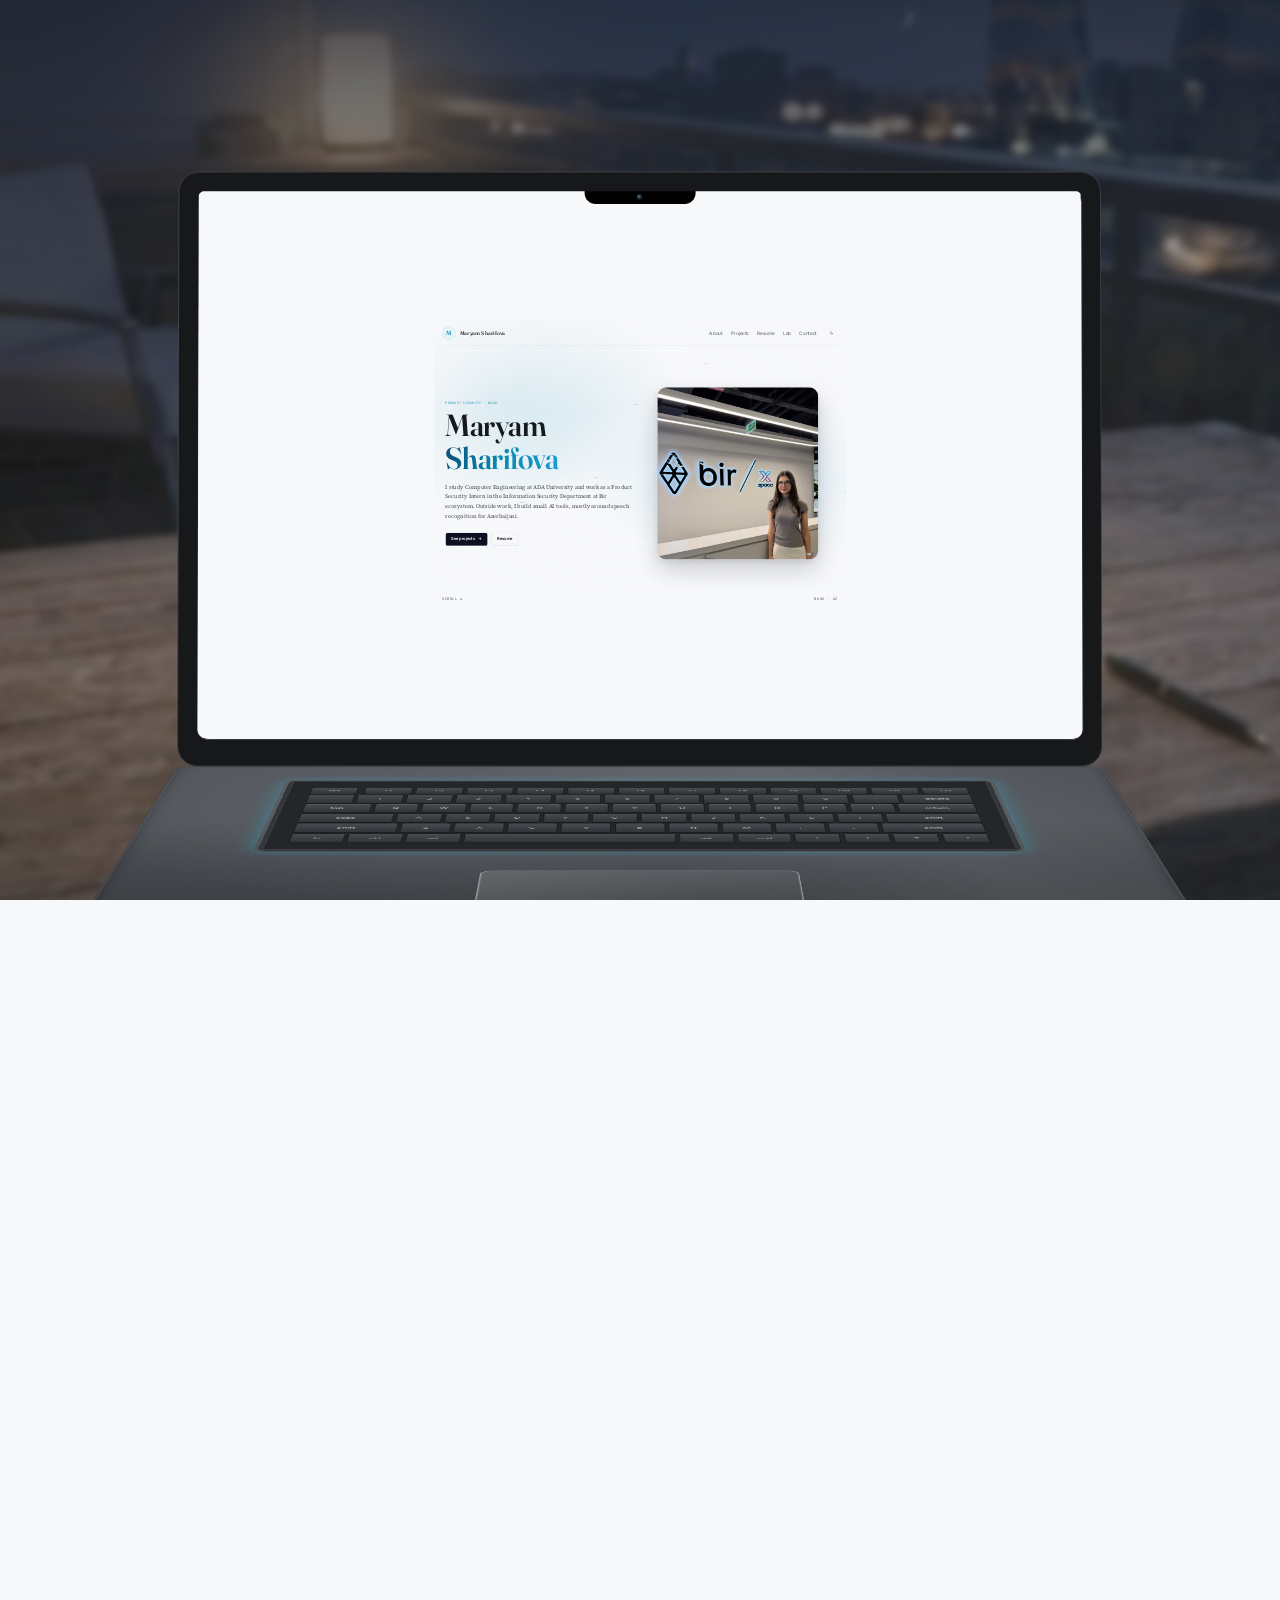
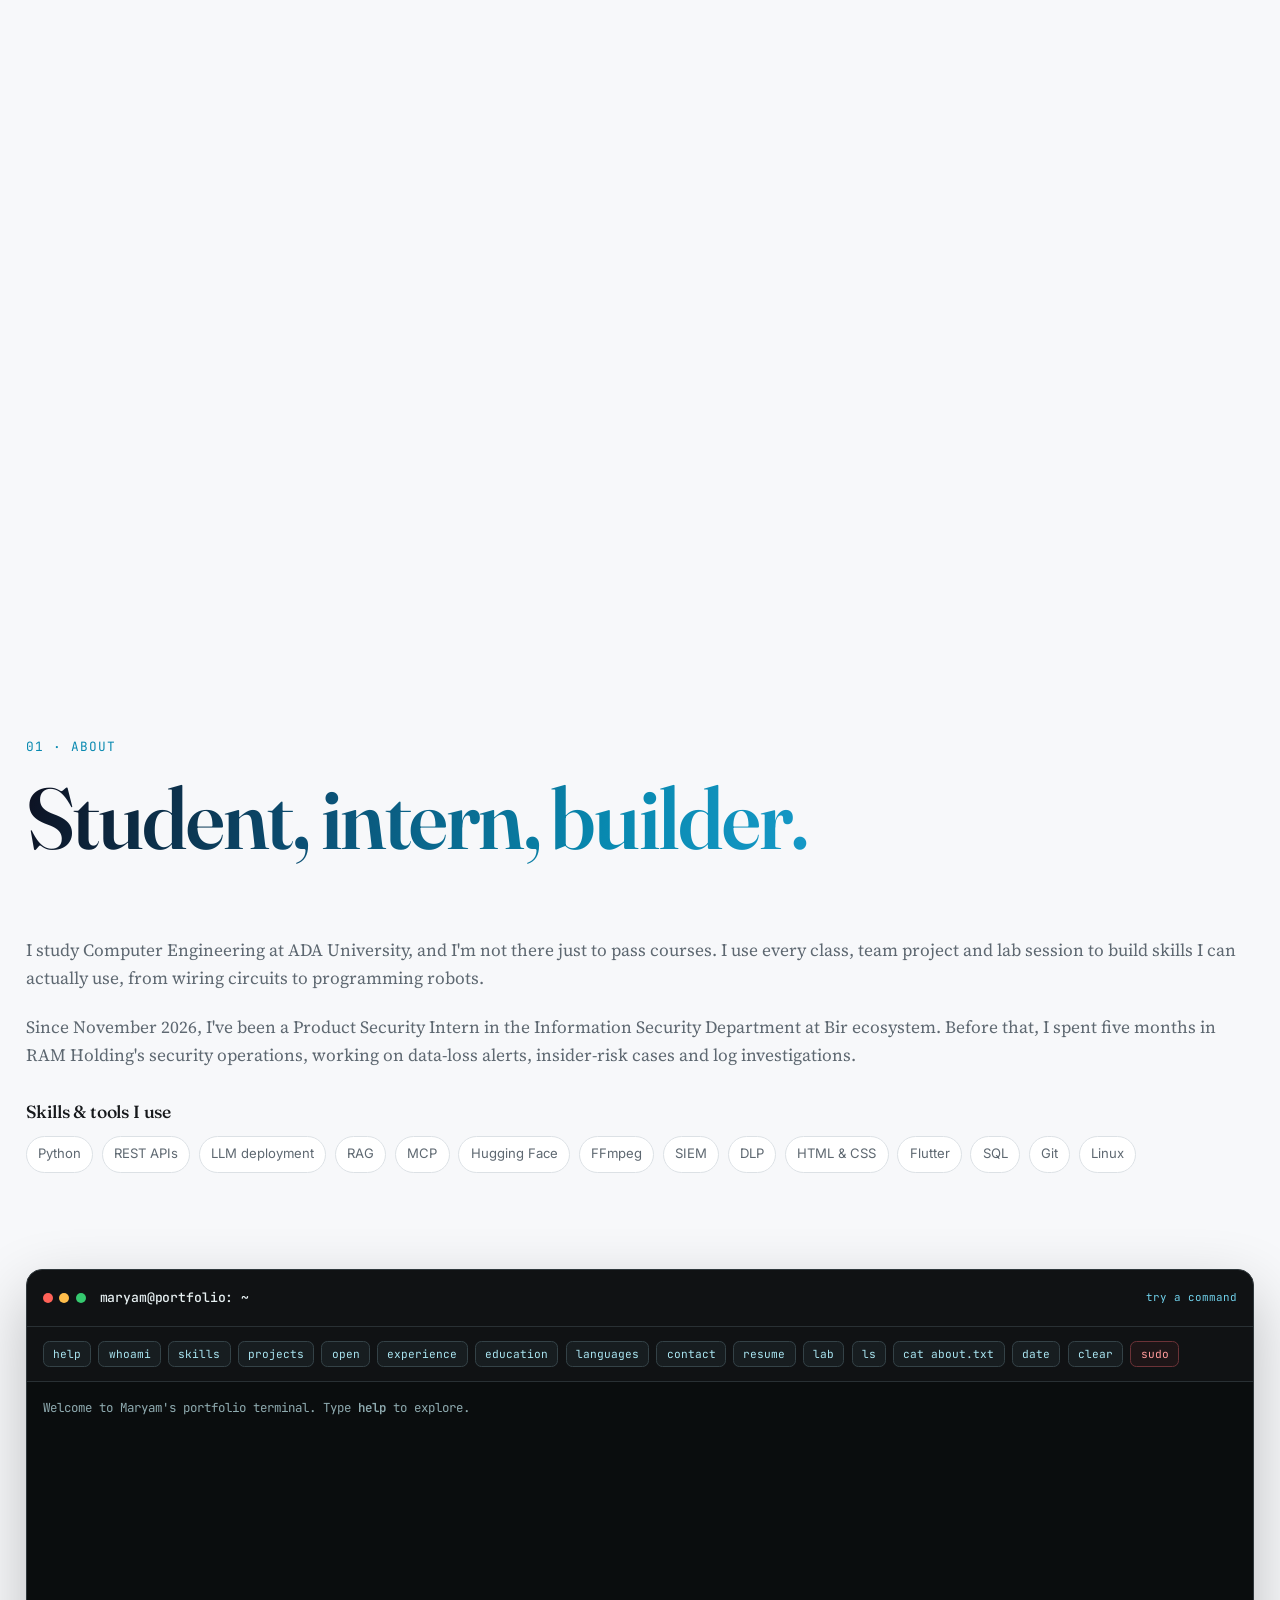
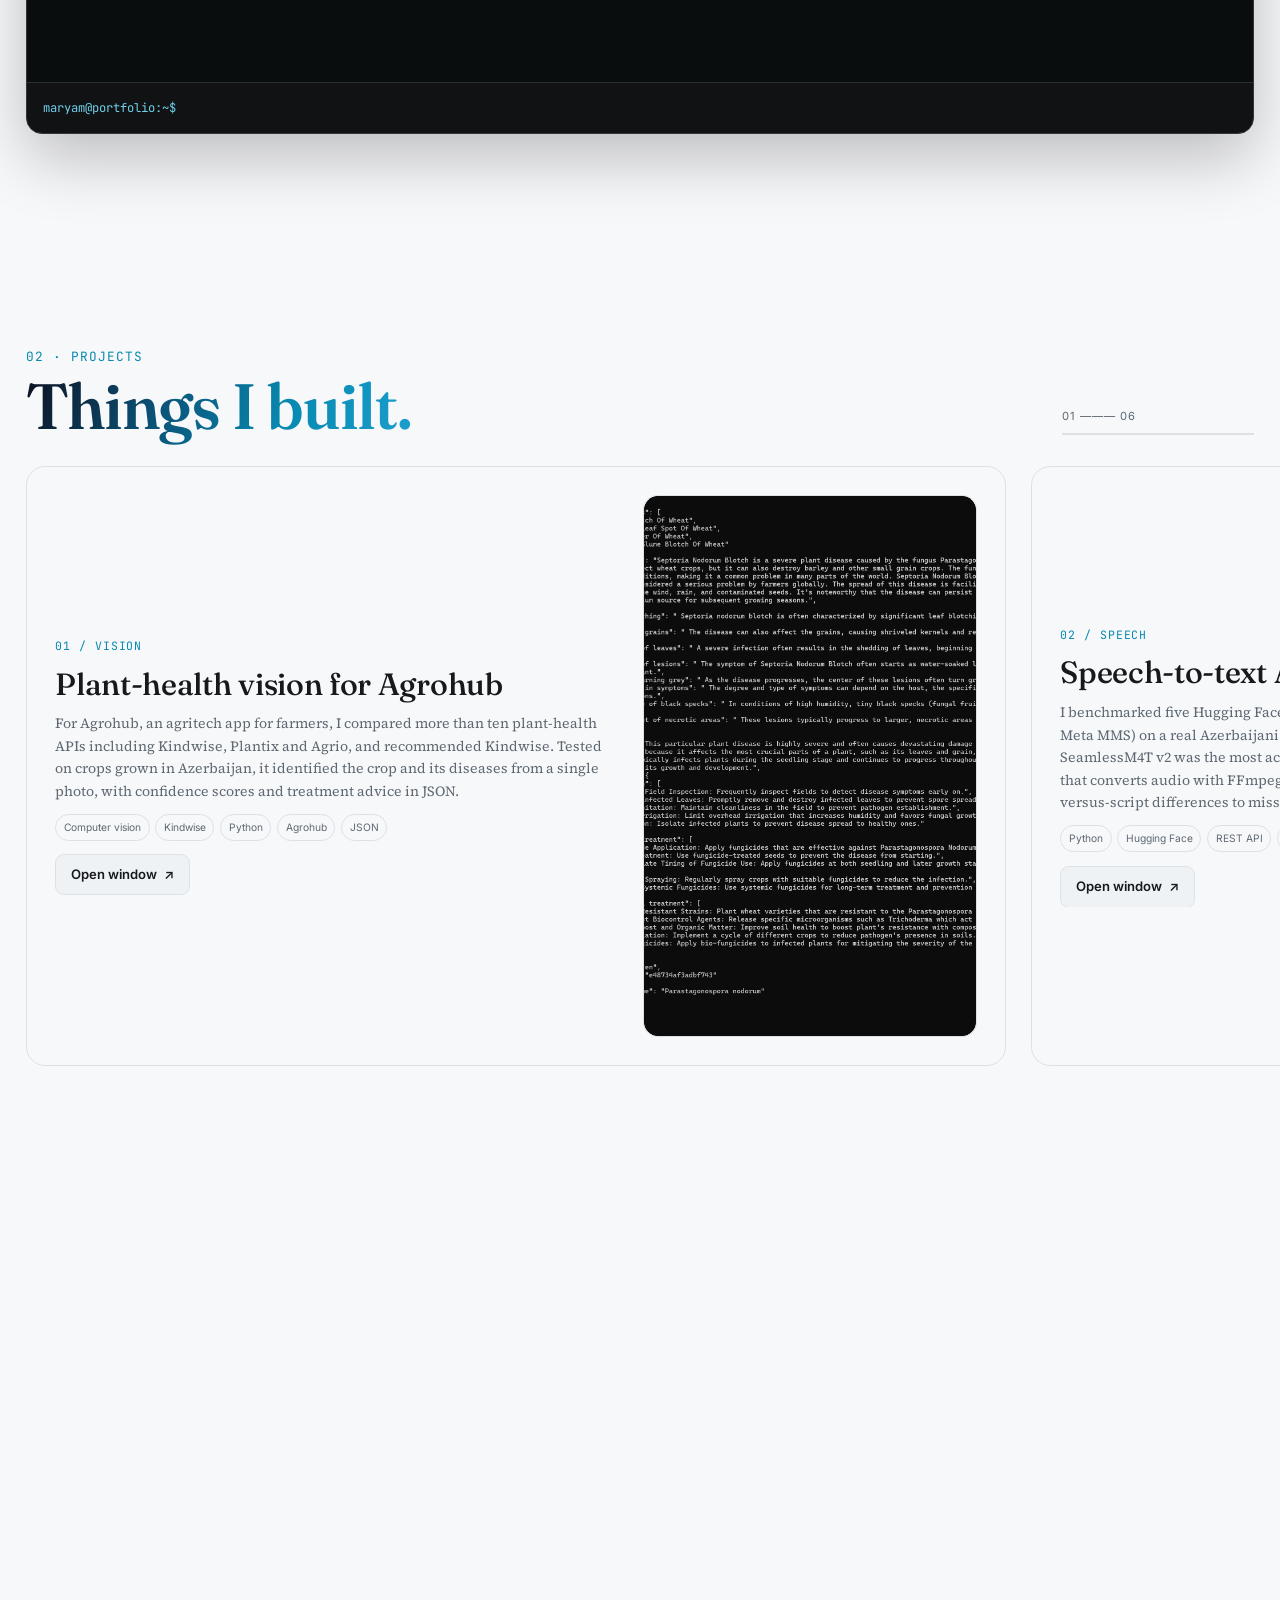
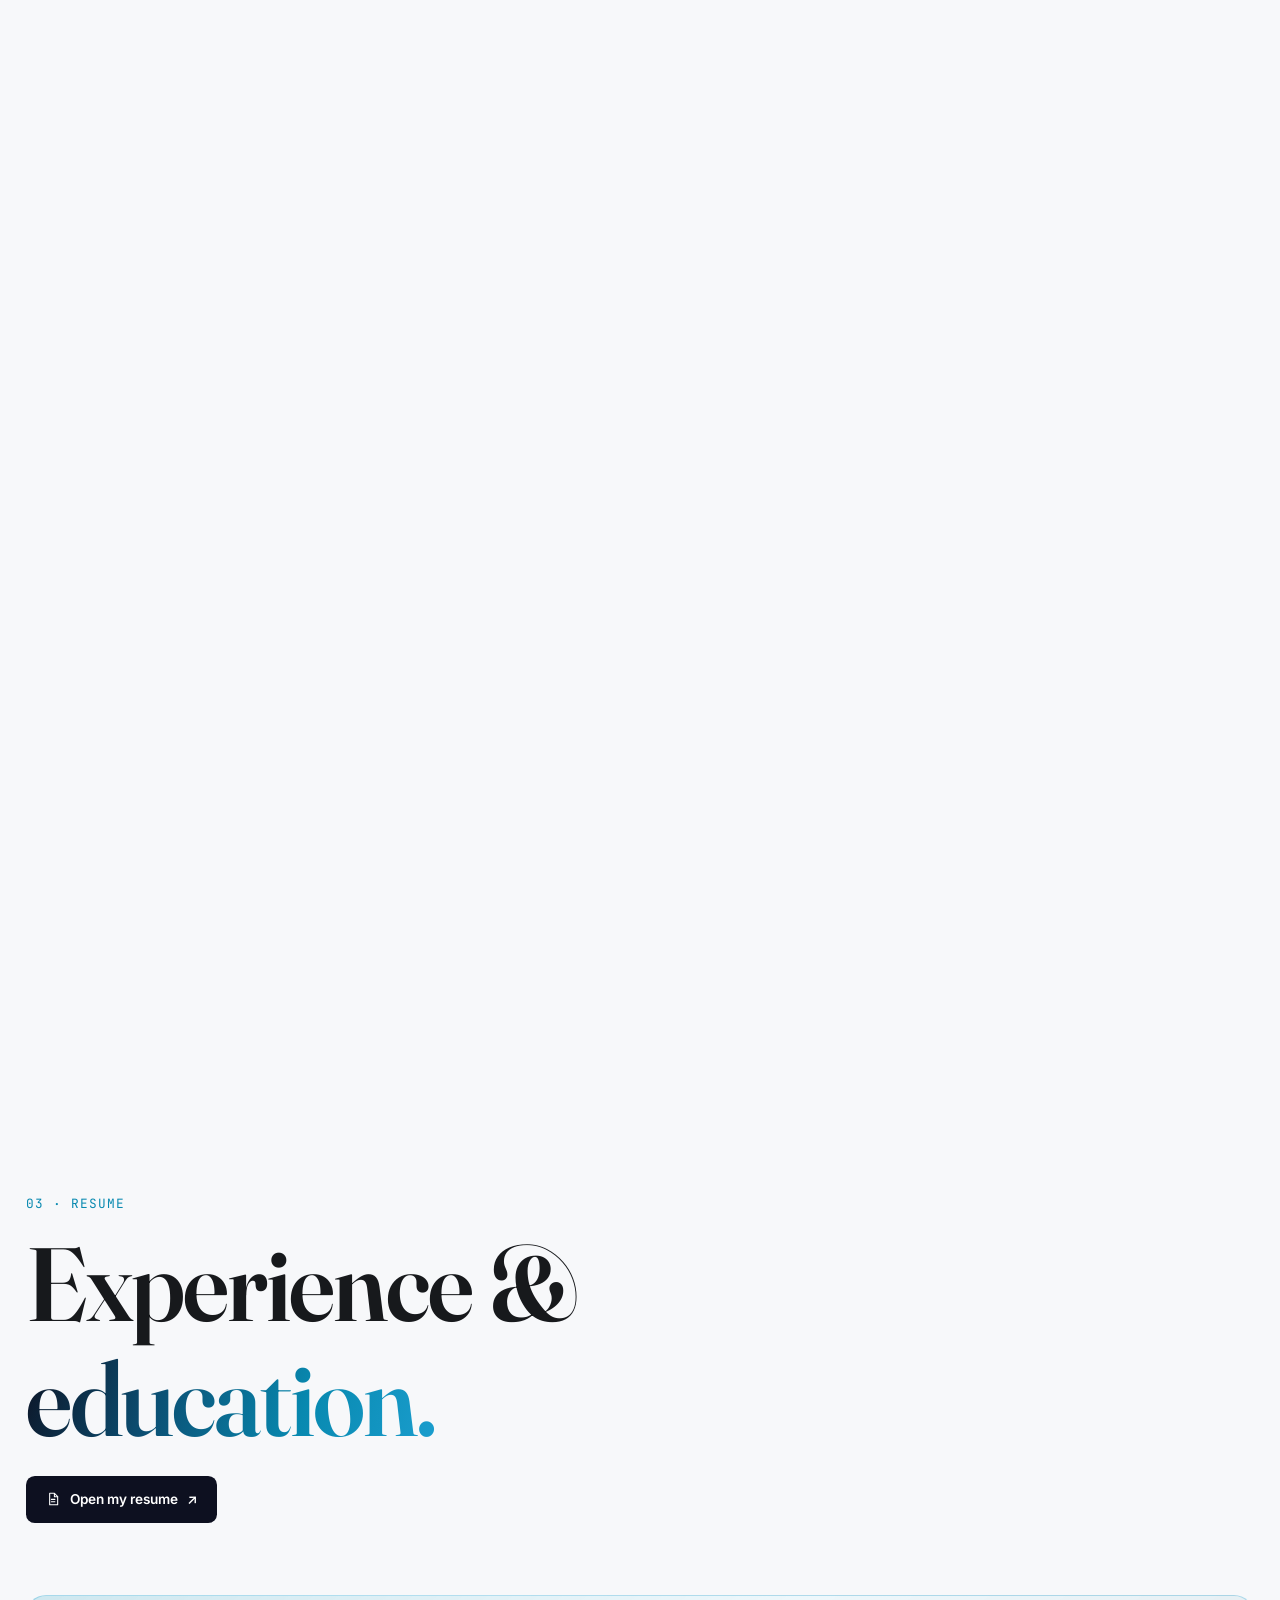
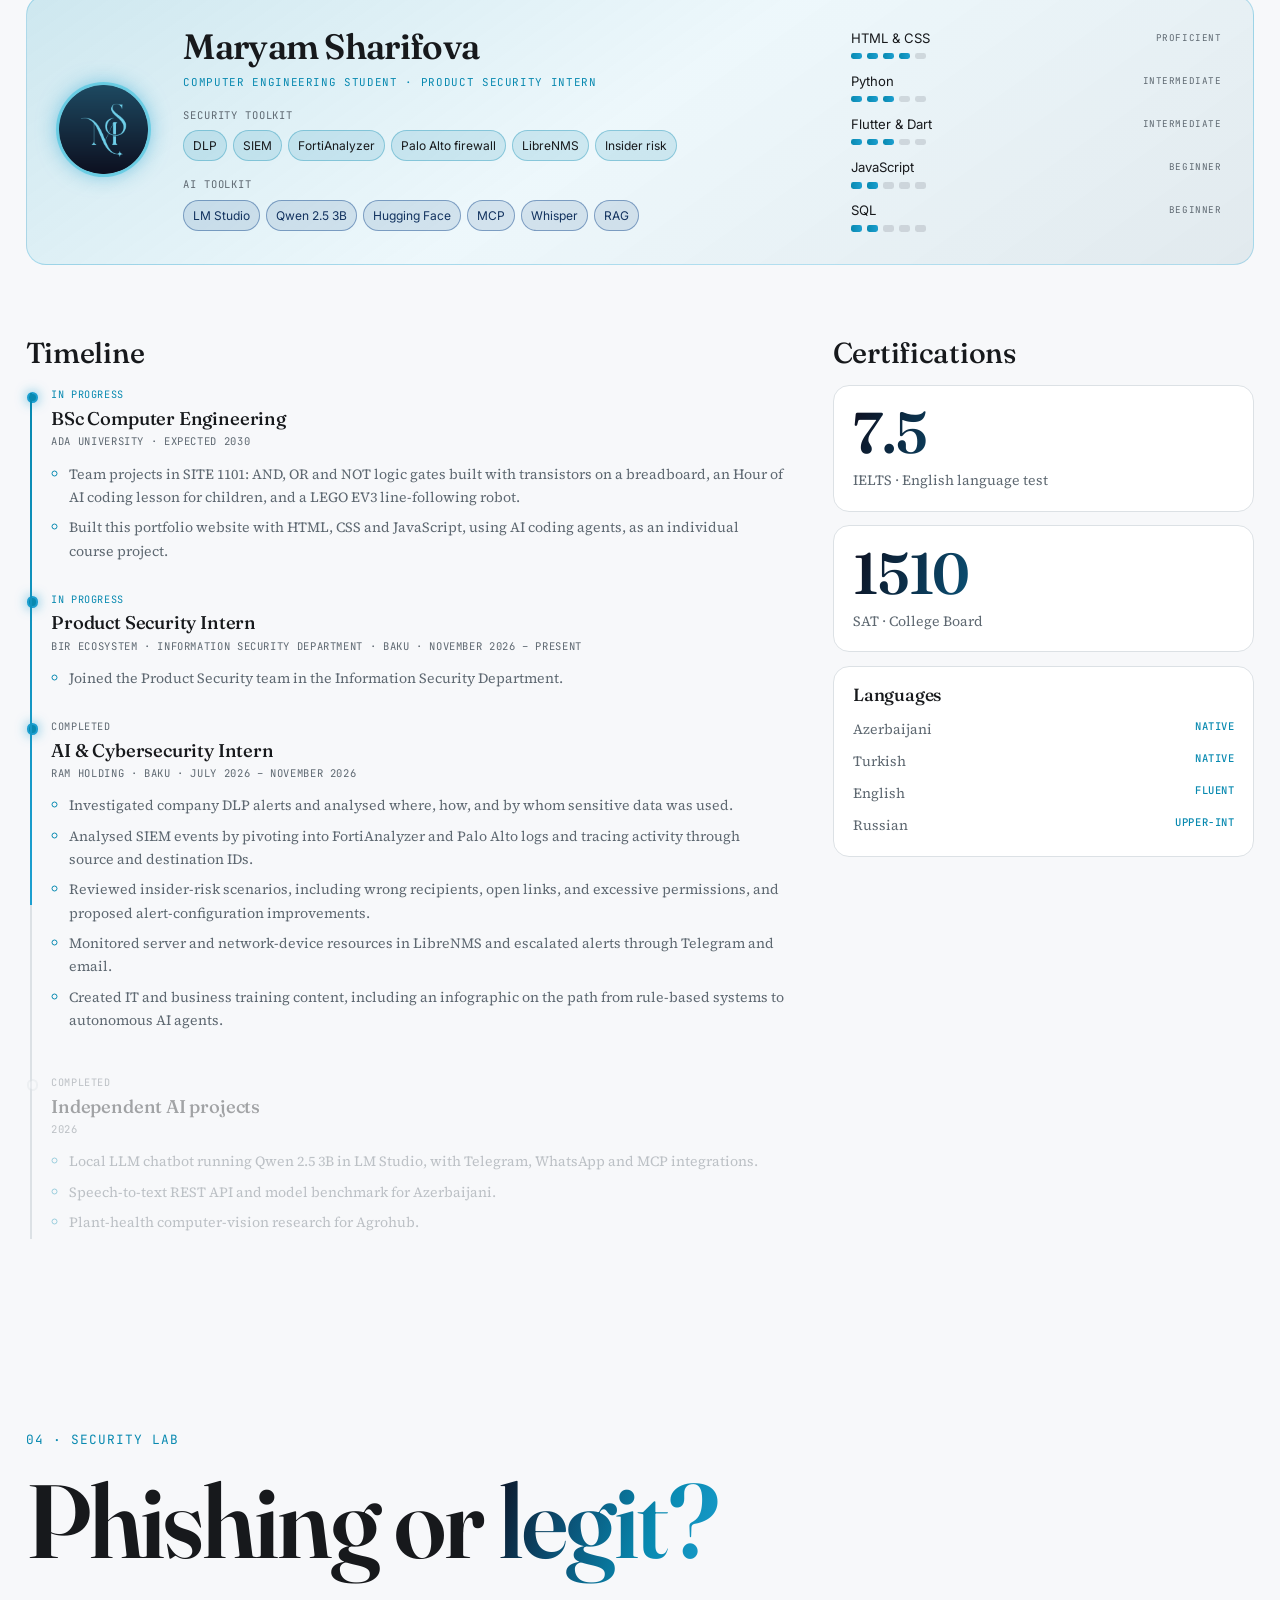
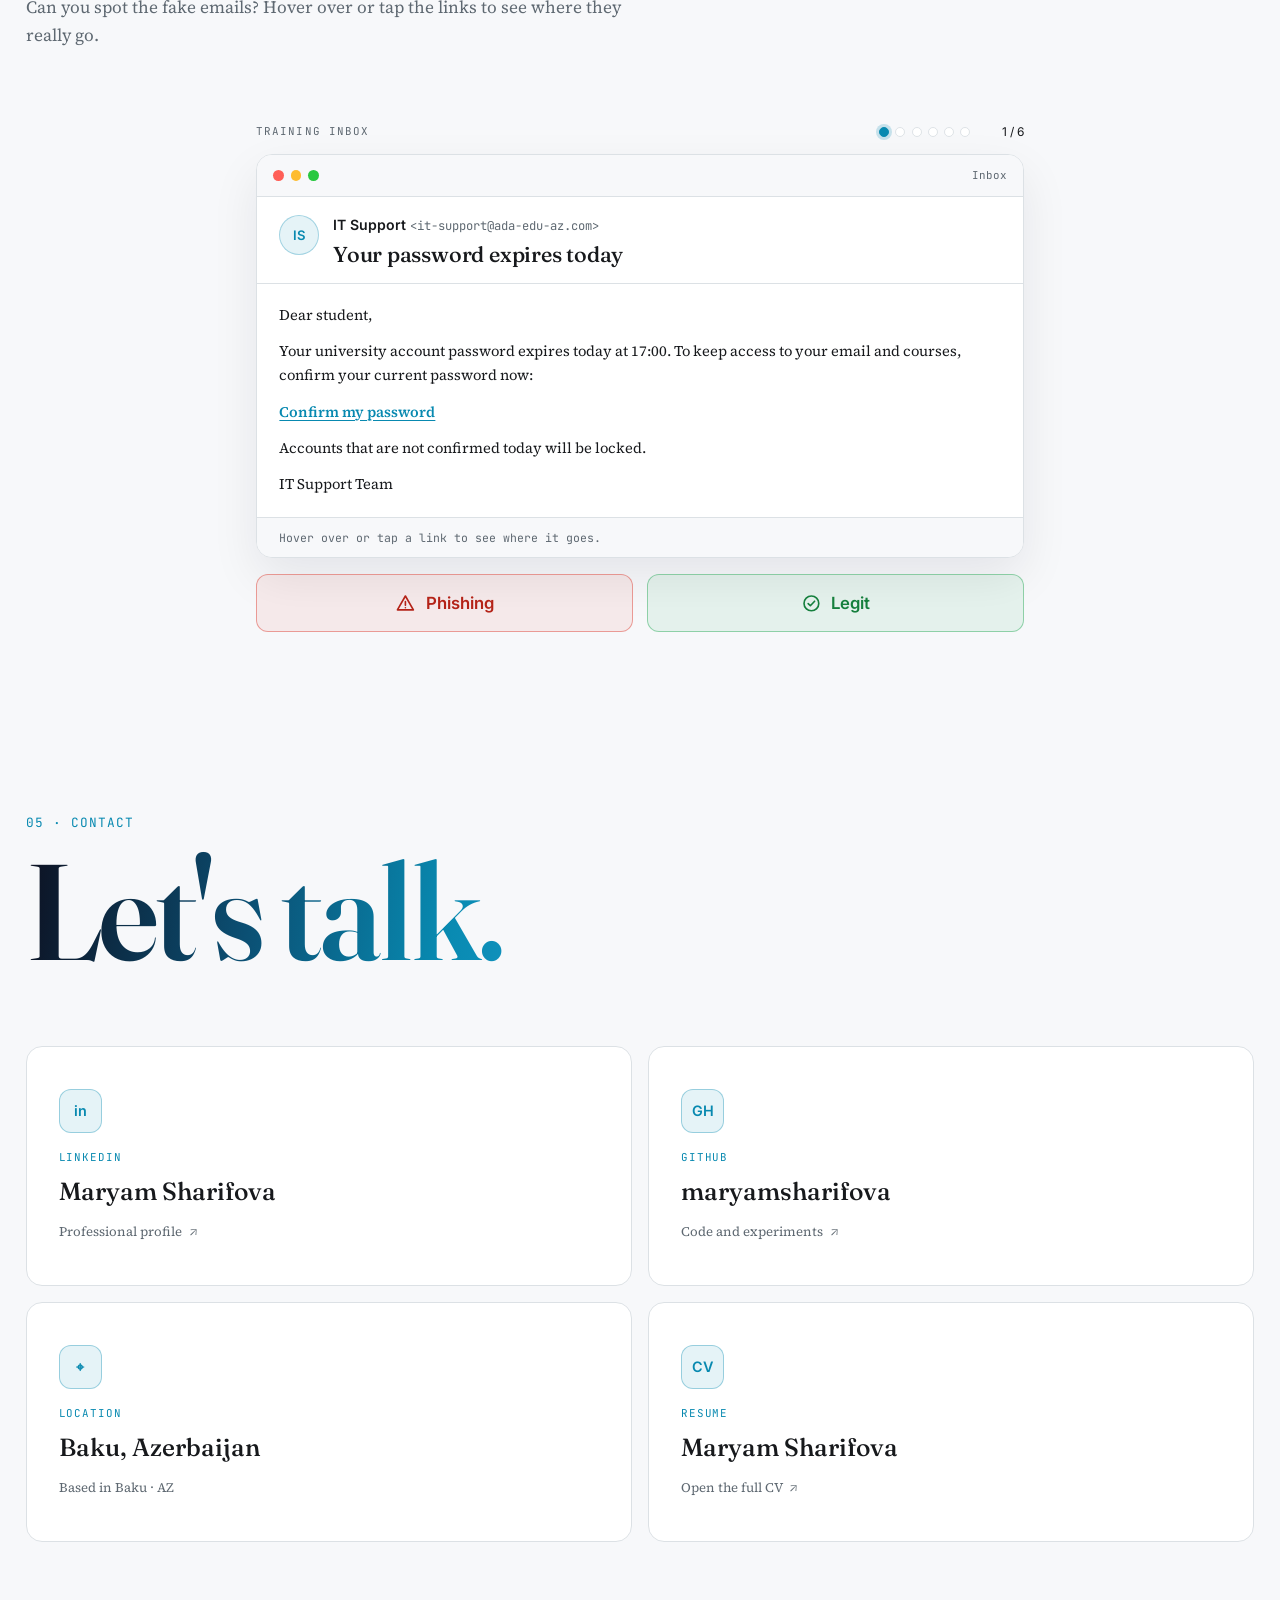
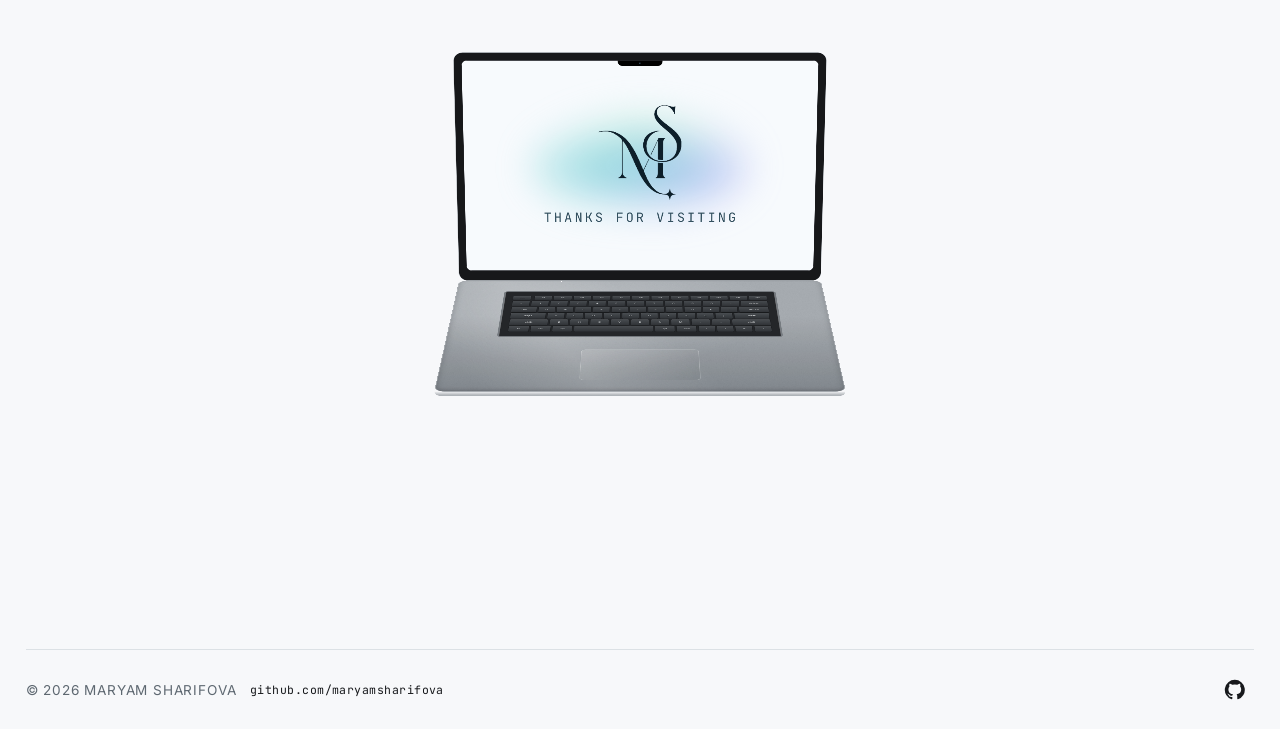
<file: index.html>
<!doctype html>
<!--
  index.html: the Home page of my portfolio, one long page with every section.
  Order: head, the laptop intro (balcony photo and 3D laptop), the homepage hero, then the
  About, Projects, Resume, Security lab and Contact sections (ending with the closing laptop),
  the project window, the floating navigation and the footer.
  It shares css/style.css and js/main.js with the separate pages, which hold the same sections.
-->
<html lang="en">
  <head>
    <meta charset="utf-8">
    <meta name="viewport" content="width=device-width, initial-scale=1, viewport-fit=cover">
    <!-- Always light unless the visitor picks dark with the theme button: stops browsers from
         darkening the page automatically before the stylesheet has even loaded. -->
    <meta name="color-scheme" content="only light">
    <meta name="description" content="Maryam Sharifova's personal portfolio.">
    <title>Home | Maryam Sharifova</title>
    <link rel="icon" href="images/favicon.ico" sizes="any">
    <link rel="icon" href="images/favicon-32.png" type="image/png" sizes="32x32">
    <link rel="icon" href="images/favicon-512.png" type="image/png" sizes="512x512">
    <link rel="apple-touch-icon" href="images/apple-touch-icon.png">
    <!-- Fonts from Google Fonts, then the stylesheet and script that every page of the site shares. -->
    <!-- Connect to the font host early so text appears in the right typeface sooner. -->
    <link rel="preconnect" href="https://fonts.googleapis.com">
    <link rel="preconnect" href="https://fonts.gstatic.com" crossorigin>
    <!-- One request for all four fonts: Fraunces (headings) and Source Serif 4 (body text),
         both with their optical-size axis (opsz), plus Inter (interface text) and JetBrains Mono
         (labels and code). display=swap shows text in a fallback font until each one loads. -->
    <link rel="stylesheet" href="https://fonts.googleapis.com/css2?family=Fraunces:opsz,wght@9..144,500;9..144,600&family=Inter:wght@400;500;600&family=JetBrains+Mono:wght@400;500&family=Source+Serif+4:opsz,wght@8..60,400;8..60,600&display=swap">
    <link rel="stylesheet" href="css/style.css">
    <!-- Load the balcony photo early: it is the first thing the Home intro shows. -->
    <link rel="preload" as="image" href="images/balcony-empty.jpg" fetchpriority="high">
    <!-- main.js loads here in the head (not at the end of body) so a saved dark theme is applied
         before the first paint; the rest of the script waits for DOMContentLoaded. -->
    <script src="js/main.js"></script>
  </head>
  <body class="home-intro-page">
    <!-- body.home-intro-page lets style.css lay out the long Home page with the intro. Each section
         below has class home-section, so main.js points the page dots at them, not at other pages. -->
    <main>
      <!-- Home intro: a tall section with a sticky stage. As the visitor scrolls, main.js opens the
           laptop lid and zooms into its screen until the homepage hero fills the window. -->
      <section class="laptop-intro" aria-label="Laptop introduction">
        <div class="laptop-stage">
          <!-- A "living photo": a night balcony in Baku behind the 3D laptop, which lies on its
               table. main.js sizes the photo (cover on wide screens, at the bottom on phones),
               moves the camera wrapper (zoom, pan and focus pull) as the page scrolls, and draws
               the live details (stars, Flame Towers, city lights, bay, lamps, steam, the laptop's
               shadow) on the canvas, in the photo's own pixels (1376 x 768). -->
          <div class="balcony-layer" aria-hidden="true">
            <div class="balcony-camera">
              <img class="balcony-photo" src="images/balcony-empty.jpg" alt="" width="1376" height="768" decoding="async" fetchpriority="high">
              <canvas class="balcony-canvas" width="1376" height="768"></canvas>
            </div>
          </div>

          <!-- Intro text, which fades away before the lid opens. main.js types the phrases into
               typed-phrase; the aria-label gives screen readers the full sentence instead of changing letters. -->
          <div class="intro-copy">
            <p class="intro-label">PORTFOLIO <span aria-hidden="true">·</span> 2026</p>
            <h1 class="intro-title">Hi, I'm <span class="gradient-text">Maryam.</span></h1>
            <p
              class="typed-line"
              aria-label="I secure company data, build local AI tools, teach machines Azerbaijani, and turn logs into answers."
            >
              <span aria-hidden="true">I </span><span class="typed-phrase" aria-hidden="true"></span><span class="typed-caret" aria-hidden="true"></span>
            </p>
          </div>

          <!-- Desktop-only labels frame the laptop and introduce its themes. -->
          <aside class="intro-detail intro-detail-left" aria-hidden="true">
            <span class="detail-title">AI</span>
            <span class="detail-caption">LOCAL LLMS · RAG · SPEECH</span>
          </aside>

          <aside class="intro-detail intro-detail-right" aria-hidden="true">
            <span class="detail-title">SEC</span>
            <span class="detail-caption">DLP · SIEM · INSIDER RISK</span>
          </aside>

          <!-- Scroll hint. main.js places it just above the laptop on the table, pointing down at it. -->
          <p class="scroll-cue" aria-hidden="true">
            <span>SCROLL TO OPEN</span>
            <span class="scroll-cue-line"></span>
          </p>


          <!-- 3D laptop made of divs: a hinged lid above a flat deck. main.js turns the lid and moves the
               laptop as the page scrolls. It is aria-hidden because it is only decoration. -->
          <div class="laptop-dive" aria-hidden="true">
            <div class="laptop">
            <div class="lid">
              <!-- The lit screen faces forward when the lid is open. -->
              <div class="lid-face screen-face">
                <div class="screen-display">
                  <!-- Camera notch at the top of the glass. -->
                  <span class="screen-notch" aria-hidden="true"></span>
                  <!-- main.js places a scaled-down copy of the homepage here. Being inside the
                       3D glass, it follows the lid's tilt and always fits the screen exactly. -->
                </div>
              </div>
              <!-- The silver outer face and logo show when the laptop is closed. -->
              <div class="lid-face back-face">
                <span class="lid-logo">MS</span>
              </div>
            </div>
            <!-- The keyboard and trackpad are attached to the horizontal base. -->
            <div class="deck">
              <!-- Key rows are separate elements so the keyboard has visible gaps. The keys with data-letter
                   are the ones main.js presses to type MARYAM once the lid is open. -->
              <div class="keyboard">
                <div class="key-row key-row-function">
                  <span class="key key-escape">esc</span>
                  <span class="key">F1</span>
                  <span class="key">F2</span>
                  <span class="key">F3</span>
                  <span class="key">F4</span>
                  <span class="key">F5</span>
                  <span class="key">F6</span>
                  <span class="key">F7</span>
                  <span class="key">F8</span>
                  <span class="key">F9</span>
                  <span class="key">F10</span>
                  <span class="key">F11</span>
                  <span class="key">F12</span>
                </div>
                <div class="key-row">
                  <span class="key">~</span>
                  <span class="key">1</span>
                  <span class="key">2</span>
                  <span class="key">3</span>
                  <span class="key">4</span>
                  <span class="key">5</span>
                  <span class="key">6</span>
                  <span class="key">7</span>
                  <span class="key">8</span>
                  <span class="key">9</span>
                  <span class="key">0</span>
                  <span class="key">-</span>
                  <span class="key key-wide">delete</span>
                </div>
                <div class="key-row">
                  <span class="key key-wide">tab</span>
                  <span class="key">Q</span>
                  <span class="key">W</span>
                  <span class="key">E</span>
                  <span class="key" data-letter="R">R</span>
                  <span class="key">T</span>
                  <span class="key" data-letter="Y">Y</span>
                  <span class="key">U</span>
                  <span class="key">I</span>
                  <span class="key">O</span>
                  <span class="key">P</span>
                  <span class="key">[</span>
                  <span class="key key-enter">return</span>
                </div>
                <div class="key-row">
                  <span class="key key-shift">caps</span>
                  <span class="key" data-letter="A">A</span>
                  <span class="key">S</span>
                  <span class="key">D</span>
                  <span class="key">F</span>
                  <span class="key">G</span>
                  <span class="key">H</span>
                  <span class="key">J</span>
                  <span class="key">K</span>
                  <span class="key">L</span>
                  <span class="key">;</span>
                  <span class="key key-shift">shift</span>
                </div>
                <div class="key-row">
                  <span class="key key-shift">shift</span>
                  <span class="key">Z</span>
                  <span class="key">X</span>
                  <span class="key">C</span>
                  <span class="key">V</span>
                  <span class="key">B</span>
                  <span class="key">N</span>
                  <span class="key" data-letter="M">M</span>
                  <span class="key">,</span>
                  <span class="key">.</span>
                  <span class="key key-shift">shift</span>
                </div>
                <div class="key-row key-row-bottom">
                  <span class="key key-modifier">fn</span>
                  <span class="key key-modifier">ctrl</span>
                  <span class="key key-modifier">opt</span>
                  <span class="key key-space"></span>
                  <span class="key key-modifier">opt</span>
                  <span class="key key-modifier">cmd</span>
                  <span class="key key-arrow">←</span>
                  <span class="key key-arrow">↓</span>
                  <span class="key key-arrow">↑</span>
                  <span class="key key-arrow">→</span>
                </div>
              </div>
              <!-- Trackpad, then the front and side walls that give the base its thickness. -->
              <div class="trackpad"></div>
              <span class="deck-wall deck-wall-front"></span>
              <span class="deck-wall deck-wall-left"></span>
              <span class="deck-wall deck-wall-right"></span>
            </div>
          </div>
        </div>
        </div>
      </section>

      <!-- Homepage hero. During the intro main.js shows it scaled down inside the laptop screen;
           when the zoom ends it is the normal full-size hero with id "home". -->
      <section class="portfolio-hero-section" id="home" aria-label="Portfolio home">
        <div class="portfolio-hero-frame">
          <div class="portfolio-hero">
            <!-- The hero grid and soft blue glows create a dark landing-page backdrop. -->
            <div class="hero-atmosphere" aria-hidden="true"></div>

            <!-- Top bar: my name, links to the sections below and the theme button. main.js switches the
                 theme and updates the button's label; CSS shows the sun or the moon icon. -->
            <header class="hero-topbar">
              <a class="hero-brand" href="index.html">
                <span class="hero-brand-mark">M</span>
                <span>Maryam Sharifova</span>
              </a>
              <nav class="hero-page-nav" aria-label="Portfolio sections">
                <a href="#about">About</a>
                <a href="#projects">Projects</a>
                <a href="#resume">Resume</a>
                <a href="#lab">Lab</a>
                <a href="#contact">Contact</a>
                <button class="theme-toggle hero-theme-toggle" type="button" aria-label="Switch to dark mode" title="Switch to dark mode">
                  <svg class="sun-icon" aria-hidden="true" viewBox="0 0 24 24" focusable="false">
                    <circle cx="12" cy="12" r="4"></circle>
                    <path d="M12 2v2m0 16v2M4.93 4.93l1.42 1.42m11.3 11.3 1.42 1.42M2 12h2m16 0h2M4.93 19.07l1.42-1.42m11.3-11.3 1.42-1.42"></path>
                  </svg>
                  <svg class="moon-icon" aria-hidden="true" viewBox="0 0 24 24" focusable="false">
                    <path d="M20.2 15.4A8.5 8.5 0 0 1 8.6 3.8 8.5 8.5 0 1 0 20.2 15.4Z"></path>
                  </svg>
                </button>
              </nav>
            </header>

            <!-- The introduction and photo form the main landing-page hero. -->
            <div class="hero-main">
              <div class="hero-copy">
                <p class="hero-eyebrow">PRODUCT SECURITY · BAKU</p>
                <h1 class="hero-title">Maryam<br><span class="gradient-text">Sharifova</span></h1>
                <p class="hero-description">
                  I study Computer Engineering at ADA University and work as a Product Security Intern in the Information Security Department at Bir ecosystem. Outside work, I build small AI tools, mostly around speech recognition for Azerbaijani.
                </p>
                <div class="hero-actions">
                  <a class="hero-button hero-button-primary" href="#projects">See projects <span aria-hidden="true">→</span></a>
                  <a class="hero-button hero-button-secondary" href="#resume">Resume</a>
                </div>
              </div>

              <!-- My photo at the Bir ecosystem office: a still card with rounded corners (no
                   animation). width and height give the photo's real 1160x1280 shape, so the
                   browser reserves its space before it loads and the hero's height does not jump.
                   The copy on the laptop screen is cloned from this, so it shows the same card. -->
              <figure class="hero-photo-card">
                <img class="hero-photo" src="images/hero-photo.jpg" width="1160" height="1280" alt="Maryam Sharifova at the Bir ecosystem office in Baku">
              </figure>
            </div>

            <!-- Faint location and scroll labels sit in the bottom corners. -->
            <div class="hero-footer">
              <span>SCROLL ↓</span>
              <span>BAKU · AZ</span>
            </div>
          </div>
          <!-- The same notch drawn on top of the homepage while it sits inside the laptop screen.
               The homepage layer covers the screen's own notch, so this copy keeps it visible. -->
          <span class="screen-notch hero-frame-notch" aria-hidden="true"></span>
        </div>
      </section>

      <!-- ===== About: the same content as about.html, so its styles and scripts apply unchanged. ===== -->
      <section id="about" class="page-content about-page home-section">
        <!-- Intro heading sets the theme for the biography below. -->
        <section class="page-intro about-intro" aria-labelledby="about-title">
          <p class="eyebrow" data-reveal>01 · ABOUT</p>
          <h2 class="page-title gradient-text" id="about-title" data-reveal>Student, intern, builder.</h2>
        </section>

        <!-- Bio and skill chips use the full content width. -->
        <section class="about-overview" aria-label="About Maryam">
          <div class="about-copy" data-reveal>
            <p>I study Computer Engineering at ADA University, and I'm not there just to pass courses. I use every class, team project and lab session to build skills I can actually use, from wiring circuits to programming robots.</p>
            <p>Since November 2026, I've been a Product Security Intern in the Information Security Department at Bir ecosystem. Before that, I spent five months in RAM Holding's security operations, working on data-loss alerts, insider-risk cases and log investigations.</p>
            <h2 class="about-section-title">Skills &amp; tools I use</h2>
            <ul class="skill-list" aria-label="Skills">
              <li>Python</li>
              <li>REST APIs</li>
              <li>LLM deployment</li>
              <li>RAG</li>
              <li>MCP</li>
              <li>Hugging Face</li>
              <li>FFmpeg</li>
              <li>SIEM</li>
              <li>DLP</li>
              <li>HTML &amp; CSS</li>
              <li>Flutter</li>
              <li>SQL</li>
              <li>Git</li>
              <li>Linux</li>
            </ul>
          </div>
        </section>

        <!-- Portfolio terminal: main.js reads the typed command (or a chip's data-command) and prints
             the answer in the output log. It is only a simulation; nothing runs on a real machine. -->
        <section class="terminal-card" aria-labelledby="terminal-title" data-reveal>
          <!-- Window bar with decorative dots (aria-hidden) and the terminal's title. -->
          <div class="terminal-header">
            <div class="terminal-window-dots" aria-hidden="true">
              <span></span><span></span><span></span>
            </div>
            <h2 id="terminal-title">maryam@portfolio: ~</h2>
            <span class="terminal-hint">try a command</span>
          </div>
          <!-- One chip for every command that "help" lists, then the "sudo" easter egg. "open" shows the six projects to pick from. -->
          <div class="terminal-shortcuts" role="group" aria-label="Terminal commands">
            <button class="terminal-command" type="button" data-command="help">help</button>
            <button class="terminal-command" type="button" data-command="whoami">whoami</button>
            <button class="terminal-command" type="button" data-command="skills">skills</button>
            <button class="terminal-command" type="button" data-command="projects">projects</button>
            <button class="terminal-command" type="button" data-command="open">open</button>
            <button class="terminal-command" type="button" data-command="experience">experience</button>
            <button class="terminal-command" type="button" data-command="education">education</button>
            <button class="terminal-command" type="button" data-command="languages">languages</button>
            <button class="terminal-command" type="button" data-command="contact">contact</button>
            <button class="terminal-command" type="button" data-command="resume">resume</button>
            <button class="terminal-command" type="button" data-command="lab">lab</button>
            <button class="terminal-command" type="button" data-command="ls">ls</button>
            <button class="terminal-command" type="button" data-command="cat about.txt">cat about.txt</button>
            <button class="terminal-command" type="button" data-command="date">date</button>
            <button class="terminal-command" type="button" data-command="clear">clear</button>
            <!-- The easter egg: a playful red chip that runs "sudo", like typing it. -->
            <button class="terminal-command terminal-command-sudo" type="button" data-command="sudo">sudo</button>
          </div>
          <!-- Output log: role="log" with aria-live makes screen readers read each new answer, and
               tabindex="0" lets keyboard users focus it to scroll back through older output. -->
          <div class="terminal-output" role="log" aria-live="polite" aria-relevant="additions text" tabindex="0">
            <p class="terminal-welcome">Welcome to Maryam's portfolio terminal. Type <strong>help</strong> to explore.</p>
          </div>
          <!-- Command line. Pressing Enter submits the form, which main.js catches instead of reloading
               the page. The prompt text is aria-hidden because the hidden label already names the input. -->
          <form class="terminal-form" autocomplete="off">
            <label class="sr-only" for="terminal-input">Enter a portfolio command</label>
            <span aria-hidden="true">maryam@portfolio:~$</span>
            <input id="terminal-input" name="command" type="text" spellcheck="false" autocapitalize="off" autocomplete="off">
          </form>
        </section>
      </section>

      <!-- ===== Projects: the same content as projects.html, so its styles and scripts apply unchanged. ===== -->
      <section id="projects" class="projects-page home-section">
        <!-- On wide, tall screens main.js pins this track and slides the six cards sideways as the
             page scrolls; on small screens or with reduced motion they simply stack. -->
        <section class="projects-track" aria-labelledby="projects-title">
          <div class="projects-pin">
            <!-- Heading and progress counter. main.js updates the count, the bar and the aria-label
                 as each project card comes into view. -->
            <div class="projects-track-heading">
              <div>
                <p class="eyebrow">02 · PROJECTS</p>
                <h2 class="page-title gradient-text" id="projects-title">Things I built.</h2>
              </div>
              <div class="project-progress" aria-label="Project 1 of 6">
                <span class="project-progress-count">01 ——— 06</span>
                <span class="project-progress-bar"><span></span></span>
              </div>
            </div>
            <!-- The six project cards. main.js moves this row sideways while the section is pinned.
                 Clicking a card or its "Open window" button opens the project window with more details. -->
            <div class="project-list">
          <!-- Project 1: plant-health vision. Each card has its text on one side and a small visual on the
               other; main.js also adds a real photo to the visual if one exists in images/projects. -->
          <article class="project-card" id="p1" tabindex="0" aria-label="Open details for Plant-health vision for Agrohub">
            <div class="project-copy">
              <p class="project-label">01 / VISION</p>
              <h2>Plant-health vision for Agrohub</h2>
              <p>For Agrohub, an agritech app for farmers, I compared more than ten plant-health APIs including Kindwise, Plantix and Agrio, and recommended Kindwise. Tested on crops grown in Azerbaijan, it identified the crop and its diseases from a single photo, with confidence scores and treatment advice in JSON.</p>
              <ul class="project-tags" aria-label="Project technologies">
                <li>Computer vision</li><li>Kindwise</li><li>Python</li><li>Agrohub</li><li>JSON</li>
              </ul>
              <button class="project-open-button" type="button" data-open-project>Open window <span aria-hidden="true">↗</span></button>
            </div>
            <!-- Leaf scan drawn in SVG: a leaf with brown disease spots and a pink detection box,
                 with a scan line that CSS moves across it. -->
            <figure class="project-visual visual-plant">
              <div class="visual-topline"><span>LEAF HEALTH SCAN</span><span class="scan-status">ANALYSING</span></div>
              <svg class="plant-scan" viewBox="0 0 520 310" role="img" aria-label="A green leaf with brown spots being scanned">
                <defs>
                  <linearGradient id="leaf-fill" x1="0" x2="1" y1="0" y2="1">
                    <stop offset="0" stop-color="#9ed76c"/>
                    <stop offset="1" stop-color="#327b47"/>
                  </linearGradient>
                </defs>
                <path class="leaf-shape" d="M96 252C78 128 170 49 397 42c-3 196-104 245-236 218-28-6-49-9-65-8Z" fill="url(#leaf-fill)"/>
                <path d="M98 254C181 187 268 121 392 48M179 187l-14-67m63 34-1-68m40 47 30-58m-55 129 63 8m-111 34 71 24" fill="none" stroke="#d4eaa7" stroke-opacity=".72" stroke-width="4"/>
                <g fill="#85543c">
                  <ellipse cx="187" cy="147" rx="11" ry="7"/><ellipse cx="276" cy="106" rx="9" ry="7"/>
                  <ellipse cx="307" cy="177" rx="13" ry="8"/><ellipse cx="236" cy="218" rx="10" ry="7"/>
                  <ellipse cx="354" cy="126" rx="8" ry="6"/>
                </g>
                <rect x="174" y="106" width="154" height="118" rx="5" fill="none" stroke="#ff78ae" stroke-width="3"/>
              </svg>
              <span class="detection-tag">leaf spot · 0.91</span>
              <span class="plant-scan-line" aria-hidden="true"></span>
            </figure>
          </article>

          <!-- Project 2: speech to text. -->
          <article class="project-card" id="p2" tabindex="0" aria-label="Open details for Speech-to-text API for Azerbaijani">
            <div class="project-copy">
              <p class="project-label">02 / SPEECH</p>
              <h2>Speech-to-text API for Azerbaijani</h2>
              <p>I benchmarked five Hugging Face models (SeamlessM4T v2, Whisper variants and Meta MMS) on a real Azerbaijani phone call in WAV and MP4 formats. SeamlessM4T v2 was the most accurate. I wrapped it in a Python REST endpoint that converts audio with FFmpeg and returns JSON transcripts, and traced API-versus-script differences to missing decoding parameters.</p>
              <ul class="project-tags" aria-label="Project technologies">
                <li>Python</li><li>Hugging Face</li><li>REST API</li><li>FFmpeg</li><li>Azerbaijani</li>
              </ul>
              <button class="project-open-button" type="button" data-open-project>Open window <span aria-hidden="true">↗</span></button>
            </div>
            <figure class="project-visual visual-waveform">
              <div class="visual-topline"><span>CALL TRANSCRIPT</span><code>{"lang":"az","status":"ok"}</code></div>
              <!-- Empty on purpose: main.js fills it with randomly sized, animated bars. -->
              <div class="waveform-bars" aria-hidden="true"></div>
              <div class="waveform-time"><span>00:18.4</span><span>00:42.0</span></div>
            </figure>
          </article>

          <!-- Project 3: local LLM chatbot. -->
          <article class="project-card" id="p3" tabindex="0" aria-label="Open details for Local LLM chatbot">
            <div class="project-copy">
              <p class="project-label">03 / LOCAL AI</p>
              <h2>Local LLM chatbot</h2>
              <p>I run a local model (Qwen 2.5 3B) in LM Studio on my own machine, connected to Telegram, WhatsApp and MCP, and embedded it as a chatbot on a website I built.</p>
              <ul class="project-tags" aria-label="Project technologies">
                <li>Qwen 2.5 3B</li><li>LM Studio</li><li>MCP</li><li>Telegram</li><li>WhatsApp</li>
              </ul>
              <button class="project-open-button" type="button" data-open-project>Open window <span aria-hidden="true">↗</span></button>
            </div>
            <!-- Connections map: the local Qwen 2.5 3B model in the middle, linked to the four places it
                 answers from. Dashes flow from the centre outward like messages being sent. -->
            <figure class="project-visual visual-network">
              <svg class="network-map" viewBox="0 0 520 300" role="img" aria-label="Local Qwen 2.5 3B model in LM Studio connected to Telegram, WhatsApp, MCP tools and a website">
                <title>Local Qwen 2.5 3B model in LM Studio connected to Telegram, WhatsApp, MCP tools and a website</title>
                <!-- Lines first, so the boxes sit on top of their ends. Each path runs from the centre out. -->
                <path class="network-link" d="M260 150 L92 54"/>
                <path class="network-link" d="M260 150 L428 54"/>
                <path class="network-link" d="M260 150 L92 246"/>
                <path class="network-link" d="M260 150 L428 246"/>
                <g class="network-node">
                  <rect x="36" y="34" width="112" height="40" rx="10"/>
                  <text x="92" y="54">Telegram</text>
                </g>
                <g class="network-node">
                  <rect x="372" y="34" width="112" height="40" rx="10"/>
                  <text x="428" y="54">WhatsApp</text>
                </g>
                <g class="network-node">
                  <rect x="36" y="226" width="112" height="40" rx="10"/>
                  <text x="92" y="246">MCP tools</text>
                </g>
                <g class="network-node">
                  <rect x="372" y="226" width="112" height="40" rx="10"/>
                  <text x="428" y="246">Website</text>
                </g>
                <g class="network-hub">
                  <rect x="186" y="116" width="148" height="68" rx="14"/>
                  <text class="network-hub-title" x="260" y="143">Qwen 2.5 3B</text>
                  <text class="network-hub-note" x="260" y="166">LM Studio · local</text>
                </g>
              </svg>
            </figure>
          </article>

          <!-- Project 4: logic gates. -->
          <article class="project-card" id="p4" tabindex="0" aria-label="Open details for Logic gates">
            <div class="project-copy">
              <p class="project-label">04 / PROJECT 1</p>
              <h2>Logic gates</h2>
              <p>With my team, we built three basic logic gates, AND, OR and NOT, on a breadboard, using transistors, resistors, push buttons and LEDs. It showed how computers are built from tiny switches.</p>
              <ul class="project-tags" aria-label="Project technologies">
                <li>Transistors</li><li>Resistors</li><li>Breadboard</li><li>Team project</li>
              </ul>
              <button class="project-open-button" type="button" data-open-project>Open window <span aria-hidden="true">↗</span></button>
            </div>
            <!-- A small working circuit (data-circuit). main.js flips inputs A and B, works out the chosen
                 gate's output, lights the LED and rebuilds the truth table, hiding the B column for NOT. -->
            <figure class="project-visual visual-circuit" data-circuit>
              <div class="visual-topline"><span>LIVE LOGIC CIRCUIT</span><span class="circuit-power">● POWERED</span></div>
              <div class="circuit-controls">
                <button type="button" class="circuit-input" data-input="a" aria-pressed="false">A <span>0</span></button>
                <label class="sr-only" for="gate-select">Choose a logic gate</label>
                <select id="gate-select" class="gate-select" aria-label="Logic gate">
                  <option value="AND">AND</option>
                  <option value="OR">OR</option>
                  <option value="NOT">NOT</option>
                </select>
                <button type="button" class="circuit-input" data-input="b" aria-pressed="false">B <span>0</span></button>
                <div class="circuit-led"><span></span><b>OUT</b><strong>0</strong></div>
              </div>
              <div class="truth-table-wrap">
                <table class="truth-table">
                  <thead><tr><th>A</th><th data-b-column>B</th><th>OUT</th></tr></thead>
                  <tbody></tbody>
                </table>
              </div>
            </figure>
          </article>

          <!-- Project 5: Hour of AI. -->
          <article class="project-card" id="p5" tabindex="0" aria-label="Open details for Hour of AI">
            <div class="project-copy">
              <p class="project-label">05 / PROJECT 2</p>
              <h2>Hour of AI</h2>
              <p>With my team, I taught a one-hour AI and coding lesson at an education center for children who rarely get to use computers. We used Microsoft MakeCode, and every child had the opportunity to snap blocks together and see their own program run. Everyone left with a certificate.</p>
              <ul class="project-tags" aria-label="Project technologies">
                <li>Microsoft MakeCode</li><li>AI education</li><li>Teaching</li><li>Team project</li>
              </ul>
              <button class="project-open-button" type="button" data-open-project>Open window <span aria-hidden="true">↗</span></button>
            </div>
            <!-- Coloured blocks that look like the MakeCode program the children built. -->
            <figure class="project-visual visual-code">
              <div class="visual-topline"><span>MAKECODE / ON START</span><span class="code-play-dot"></span></div>
              <div class="code-block block-start">on start</div>
              <div class="code-block block-repeat">repeat 4 times</div>
              <div class="code-block block-icon">show icon <b>★</b></div>
              <div class="code-block block-say">say "Hello, AI!"</div>
              <div class="certificate-chip">✓ Certificate earned</div>
            </figure>
          </article>

          <!-- Project 6: LEGO EV3 line-following robot. -->
          <article class="project-card" id="p6" tabindex="0" aria-label="Open details for Line-following robot with LEGO EV3">
            <div class="project-copy">
              <p class="project-label">06 / PROJECT 3</p>
              <h2>Line-following robot with LEGO EV3</h2>
              <p>A team project in ADA's MakerSpace: we programmed a LEGO Mindstorms EV3 robot to find and follow a predefined line on its own, in MakeCode with Blocks and JavaScript, using the gyro sensor for accurate turns.</p>
              <ul class="project-tags" aria-label="Project technologies">
                <li>LEGO Mindstorms EV3</li><li>MakeCode</li><li>Gyro sensor</li><li>JavaScript</li>
              </ul>
              <button class="project-open-button" type="button" data-open-project>Open window <span aria-hidden="true">↗</span></button>
            </div>
            <figure class="project-visual visual-robot">
              <div class="visual-topline"><span>ADA MAKERSPACE</span><code>gyro: 0° → 90°</code></div>
              <!-- The first path is the grey track and the dashed copy is its moving centre line;
                   animateMotion drives the robot along the first path (by its id). -->
              <svg class="robot-track" viewBox="0 0 520 300" role="img" aria-label="A small EV3 robot following a curving track">
                <path id="robot-track-path" d="M105 228C62 201 78 102 161 89c85-13 110 79 183 64 77-16 57-95 12-106-44-11-95 16-82 70 13 54 94 88 168 39C475 210 166 293 105 228Z"/>
                <path class="robot-track-dash" d="M105 228C62 201 78 102 161 89c85-13 110 79 183 64 77-16 57-95 12-106-44-11-95 16-82 70 13 54 94 88 168 39C475 210 166 293 105 228Z"/>
                <!-- A still robot at the start of the track. CSS shows it, and hides the moving one,
                     for visitors who ask for reduced motion. -->
                <g class="ev3-robot-static" transform="translate(105 228)" aria-hidden="true">
                  <rect x="-22" y="-16" width="44" height="32" rx="6" fill="#353c40" stroke="#8bd3e3" stroke-width="2"/>
                  <rect x="-27" y="-12" width="6" height="12" rx="2" fill="#141719"/>
                  <rect x="21" y="-12" width="6" height="12" rx="2" fill="#141719"/>
                  <circle cx="0" cy="0" r="7" fill="#f3a650"/>
                  <path d="M0-12 8 0 0 12" fill="none" stroke="#6fd0ea" stroke-width="2"/>
                </g>
                <g class="ev3-robot">
                  <rect x="-22" y="-16" width="44" height="32" rx="6" fill="#353c40" stroke="#8bd3e3" stroke-width="2"/>
                  <rect x="-27" y="-12" width="6" height="12" rx="2" fill="#141719"/>
                  <rect x="21" y="-12" width="6" height="12" rx="2" fill="#141719"/>
                  <circle cx="0" cy="0" r="7" fill="#f3a650"/>
                  <path d="M0-12 8 0 0 12" fill="none" stroke="#6fd0ea" stroke-width="2"/>
                  <animateMotion dur="10s" repeatCount="indefinite" rotate="auto">
                    <mpath href="#robot-track-path"/>
                  </animateMotion>
                </g>
              </svg>
            </figure>
          </article>
            </div>
          </div>
        </section>
      </section>

      <!-- ===== Resume: the same content as resume.html, so its styles and scripts apply unchanged. ===== -->
      <section id="resume" class="page-content resume-page home-section">
        <!-- Section label, heading and a button that opens my PDF resume in a new tab.
             data-magnetic makes main.js pull the button slightly toward the pointer. -->
        <section class="page-intro resume-intro" aria-labelledby="resume-title">
          <p class="eyebrow" data-reveal>03 · RESUME</p>
          <h2 class="page-title" id="resume-title" data-reveal>Experience &amp; <span class="gradient-text">education.</span></h2>
          <a class="resume-open" href="assets/Maryam_Sharifova_CV.pdf" target="_blank" rel="noopener" data-reveal data-magnetic>
            <!-- Small document mark sits in front of the button label. -->
            <svg class="resume-doc-icon" aria-hidden="true" viewBox="0 0 24 24" focusable="false">
              <path d="M7 3.5h7.2L19 8.3V20.5H7V3.5Z"></path>
              <path d="M14.1 3.8V8.6H19"></path>
              <path d="M9.6 12.6h5.2M9.6 16h5.2"></path>
            </svg>
            Open my resume <span aria-hidden="true">↗</span>
          </a>
        </section>

        <!-- Game-style player card: avatar, my role, two toolkits and skill meters. -->
        <section class="player-card" aria-label="Player profile" data-reveal>
          <div class="player-avatar" aria-hidden="true"><img src="images/avatar-ms.png" alt="" width="512" height="512"></div>
          <div class="player-identity">
            <h2>Maryam Sharifova</h2>
           <p class="player-class">COMPUTER ENGINEERING STUDENT · PRODUCT SECURITY INTERN</p>
            <p class="toolkit-label">Security toolkit</p>
            <ul class="toolkit toolkit-security">
              <li>DLP</li>
              <li>SIEM</li>
              <li>FortiAnalyzer</li>
              <li>Palo Alto firewall</li>
              <li>LibreNMS</li>
              <li>Insider risk</li>
            </ul>
            <p class="toolkit-label">AI toolkit</p>
            <ul class="toolkit toolkit-ai">
              <li>LM Studio</li>
              <li>Qwen 2.5 3B</li>
              <li>Hugging Face</li>
              <li>MCP</li>
              <li>Whisper</li>
              <li>RAG</li>
            </ul>
          </div>
          <!-- Skill meters: a name, five pips and a rank. The pips are only visual, so each row's
               aria-label says the level in words for screen readers. -->
          <ul class="skill-meters">
            <li>
              <span class="skill-name">HTML &amp; CSS</span>
              <span class="skill-pips" aria-label="HTML and CSS, proficient, 4 of 5">
                <span class="pip is-filled"></span><span class="pip is-filled"></span><span class="pip is-filled"></span><span class="pip is-filled"></span><span class="pip"></span>
              </span>
              <span class="skill-rank">PROFICIENT</span>
            </li>
            <li>
              <span class="skill-name">Python</span>
              <span class="skill-pips" aria-label="Python, intermediate, 3 of 5">
                <span class="pip is-filled"></span><span class="pip is-filled"></span><span class="pip is-filled"></span><span class="pip"></span><span class="pip"></span>
              </span>
              <span class="skill-rank">INTERMEDIATE</span>
            </li>
            <li>
              <span class="skill-name">Flutter &amp; Dart</span>
              <span class="skill-pips" aria-label="Flutter and Dart, intermediate, 3 of 5">
                <span class="pip is-filled"></span><span class="pip is-filled"></span><span class="pip is-filled"></span><span class="pip"></span><span class="pip"></span>
              </span>
              <span class="skill-rank">INTERMEDIATE</span>
            </li>
            <li>
              <span class="skill-name">JavaScript</span>
              <span class="skill-pips" aria-label="JavaScript, beginner, 2 of 5">
                <span class="pip is-filled"></span><span class="pip is-filled"></span><span class="pip"></span><span class="pip"></span><span class="pip"></span>
              </span>
              <span class="skill-rank">BEGINNER</span>
            </li>
            <li>
              <span class="skill-name">SQL</span>
              <span class="skill-pips" aria-label="SQL, beginner, 2 of 5">
                <span class="pip is-filled"></span><span class="pip is-filled"></span><span class="pip"></span><span class="pip"></span><span class="pip"></span>
              </span>
              <span class="skill-rank">BEGINNER</span>
            </li>
          </ul>
        </section>

        <!-- Two columns: the missions timeline on the left, certifications on the right. -->
        <div class="resume-columns">
          <!-- Missions timeline. As the page scrolls, main.js draws a line down the list and lights each
               mission's node when the line reaches it. -->
          <section class="missions" aria-labelledby="missions-title">
            <h2 id="missions-title">Timeline</h2>
            <ol class="quest-timeline">
              <!-- Education first. -->
              <li class="quest">
                <span class="quest-node" aria-hidden="true"></span>
                <p class="quest-status">IN PROGRESS</p>
                <h3>BSc Computer Engineering</h3>
                <p class="quest-meta">ADA UNIVERSITY · EXPECTED 2030</p>
                <ul class="quest-notes">
                  <li>Team projects in SITE 1101: AND, OR and NOT logic gates built with transistors on a breadboard, an Hour of AI coding lesson for children, and a LEGO EV3 line-following robot.</li>
                  <li>Built this portfolio website with HTML, CSS and JavaScript, using AI coding agents, as an individual course project.</li>
                  
                </ul>
              </li>
              <!-- Then the internships, current one first. -->
              <li class="quest">
                <span class="quest-node" aria-hidden="true"></span>
                <p class="quest-status">IN PROGRESS</p>
                <h3>Product Security Intern</h3>
                <p class="quest-meta">BIR ECOSYSTEM · INFORMATION SECURITY DEPARTMENT · BAKU · NOVEMBER 2026 – PRESENT</p>
                <ul class="quest-notes">
                  <li>Joined the Product Security team in the Information Security Department.</li>
                </ul>
              </li>
              <li class="quest">
                <span class="quest-node" aria-hidden="true"></span>
                <p class="quest-status quest-status-done">COMPLETED</p>
                <h3>AI &amp; Cybersecurity Intern</h3>
                <p class="quest-meta">RAM HOLDING · BAKU · JULY 2026 – NOVEMBER 2026</p>
                <ul class="quest-notes">
                  <li>Investigated company DLP alerts and analysed where, how, and by whom sensitive data was used.</li>
                  <li>Analysed SIEM events by pivoting into FortiAnalyzer and Palo Alto logs and tracing activity through source and destination IDs.</li>
                  <li>Reviewed insider-risk scenarios, including wrong recipients, open links, and excessive permissions, and proposed alert-configuration improvements.</li>
                  <li>Monitored server and network-device resources in LibreNMS and escalated alerts through Telegram and email.</li>
                  <li>Created IT and business training content, including an infographic on the path from rule-based systems to autonomous AI agents.</li>
                </ul>
              </li>
              <!-- Then the projects. -->
              <li class="quest">
                <span class="quest-node" aria-hidden="true"></span>
                <p class="quest-status quest-status-done">COMPLETED</p>
                <h3>Independent AI projects</h3>
                <p class="quest-meta">2026</p>
                <ul class="quest-notes">
                  <li>Local LLM chatbot running Qwen 2.5 3B in LM Studio, with Telegram, WhatsApp and MCP integrations.</li>
                  <li>Speech-to-text REST API and model benchmark for Azerbaijani.</li>
                  <li>Plant-health computer-vision research for Agrohub.</li>
                </ul>
              </li>
            </ol>
          </section>

          <!-- Certifications: test scores, then a card with the languages I speak. -->
          <section class="cert-column" aria-labelledby="cert-title">
            <h2 id="cert-title">Certifications</h2>
            <article class="cert-card">
              <p class="cert-score gradient-text">7.5</p>
              <p class="cert-detail">IELTS · English language test</p>
            </article>
            <article class="cert-card">
              <p class="cert-score gradient-text">1510</p>
              <p class="cert-detail">SAT · College Board</p>
            </article>
            <article class="language-card">
              <h3>Languages</h3>
              <ul>
                <li><span>Azerbaijani</span><strong>NATIVE</strong></li>
                <li><span>Turkish</span><strong>NATIVE</strong></li>
                <li><span>English</span><strong>FLUENT</strong></li>
                <li><span>Russian</span><strong>UPPER-INT</strong></li>
              </ul>
            </article>
          </section>
        </div>
      </section>

      <!-- ===== Security lab: the "Phishing or legit?" game. The same markup is on index.html and
           resume.html; main.js (initializeSecurityLab) fills in the emails and runs the game. ===== -->
      <section id="lab" class="page-content lab-page home-section" aria-labelledby="lab-title">
        <!-- Section label, heading and the one-line instructions, like the other sections. -->
        <div class="page-intro lab-intro">
          <p class="eyebrow" data-reveal>04 · SECURITY LAB</p>
          <h2 class="page-title" id="lab-title" data-reveal>Phishing or <span class="gradient-text">legit?</span></h2>
          <p class="lab-lead" data-reveal>Can you spot the fake emails? Hover over or tap the links to see where they really go.</p>
        </div>

        <!-- The game box. Its parts start empty or hidden; main.js shows one email at a time,
             checks the answer and swaps between the answers, feedback and final score. -->
        <div class="lab-game" data-reveal>
          <!-- Progress: one dot per email (green right, red wrong, teal current) and a counter. -->
          <div class="lab-topline">
            <p class="lab-kicker">TRAINING INBOX</p>
            <div class="lab-progress">
              <ol class="lab-dots" aria-hidden="true"></ol>
              <span class="lab-count">1 / 6</span>
            </div>
          </div>

          <!-- The email being judged, in a small mail window. Its contents come from main.js. -->
          <article class="mail-window" aria-labelledby="mail-subject">
            <div class="mail-titlebar" aria-hidden="true">
              <span class="mail-dot mail-dot-red"></span>
              <span class="mail-dot mail-dot-yellow"></span>
              <span class="mail-dot mail-dot-green"></span>
              <span class="mail-app">Inbox</span>
            </div>
            <!-- Sender, address and subject, filled in by main.js for each email. -->
            <header class="mail-head">
              <span class="mail-avatar" aria-hidden="true"></span>
              <div class="mail-meta">
                <p class="mail-from"><span class="sr-only">From: </span><strong class="mail-name"></strong> <span class="mail-address"></span></p>
                <h3 class="mail-subject" id="mail-subject" tabindex="-1"></h3>
              </div>
            </header>
            <div class="mail-body"></div>
            <!-- Like a browser's status bar: shows where a hovered, focused or tapped link really goes. -->
            <p class="mail-status" aria-live="polite"></p>
          </article>

          <!-- The two answers. They hide while the feedback is showing. -->
          <div class="lab-answers" role="group" aria-label="Is this email phishing or legit?">
            <button class="lab-answer lab-answer-phishing" type="button" data-answer="phishing">
              <svg aria-hidden="true" viewBox="0 0 24 24" focusable="false">
                <path d="M12 3.5 2.8 19.5h18.4L12 3.5Z"></path>
                <path d="M12 10v4.2M12 17h.01"></path>
              </svg>
              Phishing
            </button>
            <button class="lab-answer lab-answer-legit" type="button" data-answer="legit">
              <svg aria-hidden="true" viewBox="0 0 24 24" focusable="false">
                <circle cx="12" cy="12" r="8.5"></circle>
                <path d="m8.3 12.2 2.5 2.5 4.9-5.2"></path>
              </svg>
              Legit
            </button>
          </div>

          <!-- Feedback after each answer: right or wrong, what it was, the clues, then the next email. -->
          <div class="lab-feedback" hidden>
            <p class="lab-feedback-title"></p>
            <p class="lab-feedback-text"></p>
            <button class="lab-next" type="button">Next email <span aria-hidden="true">→</span></button>
          </div>

          <!-- The final score, a rank and a way to play again. -->
          <div class="lab-result" hidden>
            <p class="lab-result-label">YOUR SCORE</p>
            <p class="lab-score" tabindex="-1"></p>
            <p class="lab-rank"></p>
            <p class="lab-result-text"></p>
            <button class="lab-restart" type="button">Play again <span aria-hidden="true">↻</span></button>
          </div>

          <!-- Screen readers hear each result here; the boxes above toggle hidden, which is not reliably announced. -->
          <p class="sr-only lab-announcer" aria-live="polite" aria-atomic="true"></p>
        </div>
      </section>

      <!-- ===== Contact: the same content as contact.html, so its styles and scripts apply unchanged. ===== -->
      <section id="contact" class="page-content contact-page home-section">
        <!-- Intro heading with the gradient "Let's talk." text. -->
        <section class="page-intro contact-intro" aria-labelledby="contact-title">
          <p class="eyebrow" data-reveal>05 · CONTACT</p>
          <h2 class="page-title" id="contact-title" data-reveal>
           <span class="talk-link gradient-text">Let's talk.</span>
          </h2>
        </section>

        <!-- Four contact cards: public profiles, location and the CV. On each spotlight-card,
             main.js makes a soft glow follow the pointer. -->
        <section class="contact-grid" aria-label="Contact details">
          <a class="contact-card spotlight-card" href="https://www.linkedin.com/in/maryam-sharifova/" target="_blank" rel="noopener" data-reveal>
            <span class="contact-card-icon" aria-hidden="true">in</span>
            <p class="eyebrow">LINKEDIN</p>
            <span class="contact-value">Maryam Sharifova</span>
            <span class="contact-card-note">Professional profile <span aria-hidden="true">↗</span></span>
          </a>
          <a class="contact-card spotlight-card" href="https://github.com/maryamsharifova" target="_blank" rel="noopener" data-reveal>
            <span class="contact-card-icon" aria-hidden="true">GH</span>
            <p class="eyebrow">GITHUB</p>
            <span class="contact-value">maryamsharifova</span>
            <span class="contact-card-note">Code and experiments <span aria-hidden="true">↗</span></span>
          </a>
          <article class="contact-card contact-location spotlight-card" data-reveal>
            <span class="contact-card-icon" aria-hidden="true">⌖</span>
            <p class="eyebrow">LOCATION</p>
            <span class="contact-value">Baku, Azerbaijan</span>
            <span class="contact-card-note">Based in Baku · AZ</span>
          </article>
          <a class="contact-card spotlight-card" href="assets/Maryam_Sharifova_CV.pdf" target="_blank" rel="noopener" data-reveal>
            <span class="contact-card-icon" aria-hidden="true">CV</span>
            <p class="eyebrow">RESUME</p>
            <span class="contact-value">Maryam Sharifova</span>
            <span class="contact-card-note">Open the full CV <span aria-hidden="true">↗</span></span>
          </a>
        </section>

        <!-- Closing laptop: the same laptop parts and classes as the Home intro laptop, built at the
             intro's size and scaled down as one piece. It sits in the normal page flow, and the lid
             closes as the page reaches its end. -->
        <section class="closing-laptop" aria-label="Thanks for visiting">
          <div class="closing-laptop-scaler">
            <div class="laptop">
              <!-- Lid: the screen side shows the thank-you message, the back side with the MS logo
                   faces up once the lid is closed. -->
              <div class="lid">
                <div class="lid-face screen-face">
                  <div class="screen-display">
                    <span class="screen-notch" aria-hidden="true"></span>
                    <!-- The thank-you screen: dark in both themes, with soft teal and blue glows. -->
                    <div class="closing-screen">
                      <!-- My MS monogram (dark navy on a transparent background). It is decoration: the caption
                           below already says the words, so alt is empty. width/height are the file's own size,
                           so the browser keeps its proportions; style.css sets the size on the screen. -->
                      <img class="closing-monogram" src="images/monogram-navy.png" alt="" width="213" height="253">
                      <p class="closing-caption">THANKS FOR VISITING</p>
                    </div>
                  </div>
                </div>
                <div class="lid-face back-face">
                  <span class="lid-logo" aria-hidden="true">MS</span>
                </div>
              </div>
              <!-- Base with the keyboard and trackpad. They are decoration, so they are hidden from screen readers. -->
              <div class="deck">
                <div class="keyboard" aria-hidden="true">
                  <div class="key-row key-row-function">
                    <span class="key key-escape">esc</span>
                    <span class="key">F1</span>
                    <span class="key">F2</span>
                    <span class="key">F3</span>
                    <span class="key">F4</span>
                    <span class="key">F5</span>
                    <span class="key">F6</span>
                    <span class="key">F7</span>
                    <span class="key">F8</span>
                    <span class="key">F9</span>
                    <span class="key">F10</span>
                    <span class="key">F11</span>
                    <span class="key">F12</span>
                  </div>
                  <div class="key-row">
                    <span class="key">~</span>
                    <span class="key">1</span>
                    <span class="key">2</span>
                    <span class="key">3</span>
                    <span class="key">4</span>
                    <span class="key">5</span>
                    <span class="key">6</span>
                    <span class="key">7</span>
                    <span class="key">8</span>
                    <span class="key">9</span>
                    <span class="key">0</span>
                    <span class="key">-</span>
                    <span class="key key-wide">delete</span>
                  </div>
                  <div class="key-row">
                    <span class="key key-wide">tab</span>
                    <span class="key">Q</span>
                    <span class="key">W</span>
                    <span class="key">E</span>
                    <span class="key">R</span>
                    <span class="key">T</span>
                    <span class="key">Y</span>
                    <span class="key">U</span>
                    <span class="key">I</span>
                    <span class="key">O</span>
                    <span class="key">P</span>
                    <span class="key">[</span>
                    <span class="key key-enter">return</span>
                  </div>
                  <div class="key-row">
                    <span class="key key-shift">caps</span>
                    <span class="key">A</span>
                    <span class="key">S</span>
                    <span class="key">D</span>
                    <span class="key">F</span>
                    <span class="key">G</span>
                    <span class="key">H</span>
                    <span class="key">J</span>
                    <span class="key">K</span>
                    <span class="key">L</span>
                    <span class="key">;</span>
                    <span class="key key-shift">shift</span>
                  </div>
                  <div class="key-row">
                    <span class="key key-shift">shift</span>
                    <span class="key">Z</span>
                    <span class="key">X</span>
                    <span class="key">C</span>
                    <span class="key">V</span>
                    <span class="key">B</span>
                    <span class="key">N</span>
                    <span class="key">M</span>
                    <span class="key">,</span>
                    <span class="key">.</span>
                    <span class="key key-shift">shift</span>
                  </div>
                  <div class="key-row key-row-bottom">
                    <span class="key key-modifier">fn</span>
                    <span class="key key-modifier">ctrl</span>
                    <span class="key key-modifier">opt</span>
                    <span class="key key-space"></span>
                    <span class="key key-modifier">opt</span>
                    <span class="key key-modifier">cmd</span>
                    <span class="key key-arrow">←</span>
                    <span class="key key-arrow">↓</span>
                    <span class="key key-arrow">↑</span>
                    <span class="key key-arrow">→</span>
                  </div>
                </div>
                <div class="trackpad" aria-hidden="true"></div>
                <span class="deck-wall deck-wall-front"></span>
                <span class="deck-wall deck-wall-left"></span>
                <span class="deck-wall deck-wall-right"></span>
              </div>
            </div>
          </div>
        </section>
      </section>
    </main>

    <!-- Project window: one shared <dialog> that starts empty. main.js fills it from the clicked
         card (label, title, text, tags and a copy of its visual) plus extra highlights, then opens it. -->
    <dialog class="project-dialog" aria-labelledby="project-dialog-title">
      <div class="project-window">
        <div class="project-window-titlebar">
          <!-- The red dot is the real close button; yellow and green are only decoration, so they are aria-hidden. -->
          <div class="window-controls">
            <button class="project-dialog-close" type="button" aria-label="Close project details"></button>
            <span class="window-dot window-dot-yellow" aria-hidden="true"></span>
            <span class="window-dot window-dot-green" aria-hidden="true"></span>
          </div>
          <code class="project-window-path"></code>
          <span class="window-titlebar-spacer" aria-hidden="true"></span>
        </div>
        <div class="project-window-content">
          <div class="project-window-visual"></div>
          <div class="project-window-details">
            <p class="project-dialog-label"></p>
            <h2 id="project-dialog-title"></h2>
            <p class="project-dialog-description"></p>
            <h3>Highlights</h3>
            <ul class="project-dialog-highlights"></ul>
            <ul class="project-dialog-tags" aria-label="Project technologies"></ul>
          </div>
        </div>
      </div>
    </dialog>

    <!-- Floating navigation pill, shown once the hero has settled. On Home its links scroll to the
         sections above; on the other pages main.js builds the same pill itself. -->
    <nav class="floating-nav" aria-label="Main navigation">
      <a href="#home">Home</a>
      <a href="#about">About</a>
      <a href="#projects">Projects</a>
      <a href="#resume">Resume</a>
      <a href="#lab">Lab</a>
      <a href="#contact">Contact</a>
      <button class="theme-toggle floating-theme-toggle" type="button" aria-label="Switch to dark mode" title="Switch to dark mode">
        <svg class="sun-icon" aria-hidden="true" viewBox="0 0 24 24" focusable="false">
          <circle cx="12" cy="12" r="4"></circle>
          <path d="M12 2v2m0 16v2M4.93 4.93l1.42 1.42m11.3 11.3 1.42 1.42M2 12h2m16 0h2M4.93 19.07l1.42-1.42m11.3-11.3 1.42-1.42"></path>
        </svg>
        <svg class="moon-icon" aria-hidden="true" viewBox="0 0 24 24" focusable="false">
          <path d="M20.2 15.4A8.5 8.5 0 0 1 8.6 3.8 8.5 8.5 0 1 0 20.2 15.4Z"></path>
        </svg>
      </button>
    </nav>

    <!-- Footer, the same on every page: copyright, my GitHub profile and a link to this site's code. -->
    <footer class="site-footer">
      <!-- Copyright line with a link to my GitHub profile. -->
      <p>&copy; 2026 MARYAM SHARIFOVA <a class="footer-profile" href="https://github.com/maryamsharifova" target="_blank" rel="noopener">github.com/maryamsharifova</a></p>
      <!-- The repository link is only an icon, so aria-label gives it a name for screen readers. -->
      <a
        class="github-link"
        href="https://github.com/maryamsharifova/maryamsharifova.github.io"
        aria-label="Visit the portfolio repository on GitHub"
        title="Portfolio repository on GitHub"
      >
        <svg aria-hidden="true" viewBox="0 0 24 24" focusable="false">
          <path d="M12 .9a11.1 11.1 0 0 0-3.51 21.63c.56.1.76-.24.76-.54v-2.1c-3.1.68-3.76-1.32-3.76-1.32-.5-1.29-1.24-1.63-1.24-1.63-1.01-.69.08-.68.08-.68 1.12.08 1.71 1.15 1.71 1.15 1 1.7 2.61 1.21 3.25.93.1-.72.39-1.21.71-1.49-2.48-.28-5.09-1.24-5.09-5.52 0-1.22.44-2.21 1.15-2.99-.12-.28-.5-1.42.11-2.96 0 0 .94-.3 3.05 1.14a10.6 10.6 0 0 1 5.55 0c2.11-1.44 3.05-1.14 3.05-1.14.61 1.54.23 2.68.11 2.96.72.78 1.15 1.77 1.15 2.99 0 4.29-2.61 5.23-5.1 5.51.4.35.76 1.03.76 2.08v3.08c0 .3.2.65.77.54A11.1 11.1 0 0 0 12 .9Z"/>
        </svg>
      </a>
    </footer>
  </body>
</html>
</file>
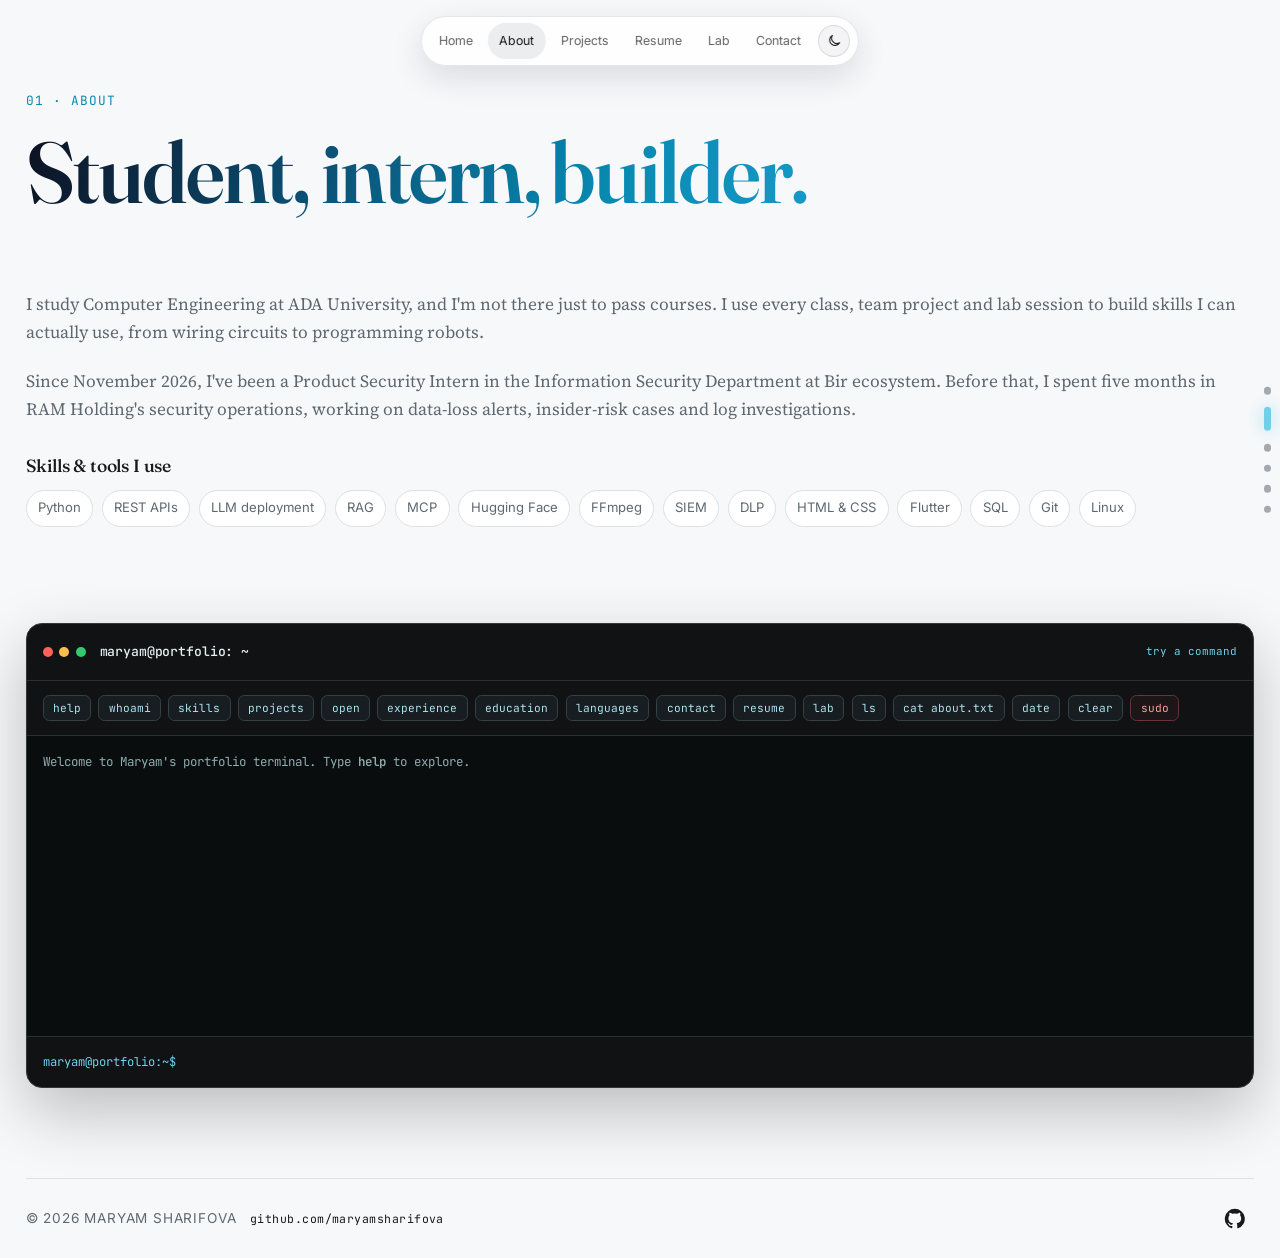
<file: about.html>
<!doctype html>
<!--
  about.html: the About page of my portfolio.
  Order: head, intro heading, bio with skill chips, the portfolio terminal, footer.
  It shares css/style.css and js/main.js with every page. main.js also adds the floating
  navigation, the page dots on the right edge and the toast area, so they are not written here.
-->
<html lang="en">
  <head>
    <meta charset="utf-8">
    <meta name="viewport" content="width=device-width, initial-scale=1, viewport-fit=cover">
    <!-- Always light unless the visitor picks dark with the theme button: stops browsers from
         darkening the page automatically before the stylesheet has even loaded. -->
    <meta name="color-scheme" content="only light">
    <meta name="description" content="About Maryam Sharifova.">
    <title>About | Maryam Sharifova</title>
    <link rel="icon" href="images/favicon.ico" sizes="any">
    <link rel="icon" href="images/favicon-32.png" type="image/png" sizes="32x32">
    <link rel="icon" href="images/favicon-512.png" type="image/png" sizes="512x512">
    <link rel="apple-touch-icon" href="images/apple-touch-icon.png">
    <!-- Fonts from Google Fonts, then the stylesheet and script that every page of the site shares. -->
    <!-- Connect to the font host early so text appears in the right typeface sooner. -->
    <link rel="preconnect" href="https://fonts.googleapis.com">
    <link rel="preconnect" href="https://fonts.gstatic.com" crossorigin>
    <!-- One request for all four fonts: Fraunces (headings) and Source Serif 4 (body text),
         both with their optical-size axis (opsz), plus Inter (interface text) and JetBrains Mono
         (labels and code). display=swap shows text in a fallback font until each one loads. -->
    <link rel="stylesheet" href="https://fonts.googleapis.com/css2?family=Fraunces:opsz,wght@9..144,500;9..144,600&family=Inter:wght@400;500;600&family=JetBrains+Mono:wght@400;500&family=Source+Serif+4:opsz,wght@8..60,400;8..60,600&display=swap">
    <link rel="stylesheet" href="css/style.css">
    <!-- main.js loads here in the head (not at the end of body) so a saved dark theme is applied
         before the first paint; the rest of the script waits for DOMContentLoaded. -->
    <script src="js/main.js"></script>
  </head>
  <body>
    <!-- Main content. Elements with data-reveal are faded in by main.js as they scroll into view. -->
    <main class="page-content about-page">
      <!-- Intro heading sets the theme for the biography below. -->
      <section class="page-intro about-intro" aria-labelledby="about-title">
        <p class="eyebrow" data-reveal>01 · ABOUT</p>
        <h1 class="page-title gradient-text" id="about-title" data-reveal>Student, intern, builder.</h1>
      </section>

      <!-- Bio and skill chips use the full content width. -->
      <section class="about-overview" aria-label="About Maryam">
        <div class="about-copy" data-reveal>
          <p>I study Computer Engineering at ADA University, and I'm not there just to pass courses. I use every class, team project and lab session to build skills I can actually use, from wiring circuits to programming robots.</p>
          <p>Since November 2026, I've been a Product Security Intern in the Information Security Department at Bir ecosystem. Before that, I spent five months in RAM Holding's security operations, working on data-loss alerts, insider-risk cases and log investigations.</p>
          <h2 class="about-section-title">Skills &amp; tools I use</h2>
          <ul class="skill-list" aria-label="Skills">
            <li>Python</li>
            <li>REST APIs</li>
            <li>LLM deployment</li>
            <li>RAG</li>
            <li>MCP</li>
            <li>Hugging Face</li>
            <li>FFmpeg</li>
            <li>SIEM</li>
            <li>DLP</li>
            <li>HTML &amp; CSS</li>
            <li>Flutter</li>
            <li>SQL</li>
            <li>Git</li>
            <li>Linux</li>
          </ul>
        </div>
      </section>

      <!-- Portfolio terminal: main.js reads the typed command (or a chip's data-command) and prints
           the answer in the output log. It is only a simulation; nothing runs on a real machine. -->
      <section class="terminal-card" aria-labelledby="terminal-title" data-reveal>
        <!-- Window bar with decorative dots (aria-hidden) and the terminal's title. -->
        <div class="terminal-header">
          <div class="terminal-window-dots" aria-hidden="true">
            <span></span><span></span><span></span>
          </div>
          <h2 id="terminal-title">maryam@portfolio: ~</h2>
          <span class="terminal-hint">try a command</span>
        </div>
        <!-- One chip for every command that "help" lists, then the "sudo" easter egg. "open" shows the six projects to pick from. -->
        <div class="terminal-shortcuts" role="group" aria-label="Terminal commands">
          <button class="terminal-command" type="button" data-command="help">help</button>
          <button class="terminal-command" type="button" data-command="whoami">whoami</button>
          <button class="terminal-command" type="button" data-command="skills">skills</button>
          <button class="terminal-command" type="button" data-command="projects">projects</button>
          <button class="terminal-command" type="button" data-command="open">open</button>
          <button class="terminal-command" type="button" data-command="experience">experience</button>
          <button class="terminal-command" type="button" data-command="education">education</button>
          <button class="terminal-command" type="button" data-command="languages">languages</button>
          <button class="terminal-command" type="button" data-command="contact">contact</button>
          <button class="terminal-command" type="button" data-command="resume">resume</button>
          <button class="terminal-command" type="button" data-command="lab">lab</button>
          <button class="terminal-command" type="button" data-command="ls">ls</button>
          <button class="terminal-command" type="button" data-command="cat about.txt">cat about.txt</button>
          <button class="terminal-command" type="button" data-command="date">date</button>
          <button class="terminal-command" type="button" data-command="clear">clear</button>
          <!-- The easter egg: a playful red chip that runs "sudo", like typing it. -->
          <button class="terminal-command terminal-command-sudo" type="button" data-command="sudo">sudo</button>
        </div>
        <!-- Output log: role="log" with aria-live makes screen readers read each new answer, and
             tabindex="0" lets keyboard users focus it to scroll back through older output. -->
        <div class="terminal-output" role="log" aria-live="polite" aria-relevant="additions text" tabindex="0">
          <p class="terminal-welcome">Welcome to Maryam's portfolio terminal. Type <strong>help</strong> to explore.</p>
        </div>
        <!-- Command line. Pressing Enter submits the form, which main.js catches instead of reloading
             the page. The prompt text is aria-hidden because the hidden label already names the input. -->
        <form class="terminal-form" autocomplete="off">
          <label class="sr-only" for="terminal-input">Enter a portfolio command</label>
          <span aria-hidden="true">maryam@portfolio:~$</span>
          <input id="terminal-input" name="command" type="text" spellcheck="false" autocapitalize="off" autocomplete="off">
        </form>
      </section>
    </main>

    <!-- Footer, the same on every page: copyright, my GitHub profile and a link to this site's code. -->
    <footer class="site-footer">
      <!-- Copyright line with a link to my GitHub profile. -->
      <p>&copy; 2026 MARYAM SHARIFOVA <a class="footer-profile" href="https://github.com/maryamsharifova" target="_blank" rel="noopener">github.com/maryamsharifova</a></p>
      <!-- The repository link is only an icon, so aria-label gives it a name for screen readers. -->
      <a class="github-link" href="https://github.com/maryamsharifova/maryamsharifova.github.io" aria-label="Visit the portfolio repository on GitHub" title="Portfolio repository on GitHub">
        <svg aria-hidden="true" viewBox="0 0 24 24" focusable="false">
          <path d="M12 .9a11.1 11.1 0 0 0-3.51 21.63c.56.1.76-.24.76-.54v-2.1c-3.1.68-3.76-1.32-3.76-1.32-.5-1.29-1.24-1.63-1.24-1.63-1.01-.69.08-.68.08-.68 1.12.08 1.71 1.15 1.71 1.15 1 1.7 2.61 1.21 3.25.93.1-.72.39-1.21.71-1.49-2.48-.28-5.09-1.24-5.09-5.52 0-1.22.44-2.21 1.15-2.99-.12-.28-.5-1.42.11-2.96 0 0 .94-.3 3.05 1.14a10.6 10.6 0 0 1 5.55 0c2.11-1.44 3.05-1.14 3.05-1.14.61 1.54.23 2.68.11 2.96.72.78 1.15 1.77 1.15 2.99 0 4.29-2.61 5.23-5.1 5.51.4.35.76 1.03.76 2.08v3.08c0 .3.2.65.77.54A11.1 11.1 0 0 0 12 .9Z"/>
        </svg>
      </a>
    </footer>
  </body>
</html>
</file>
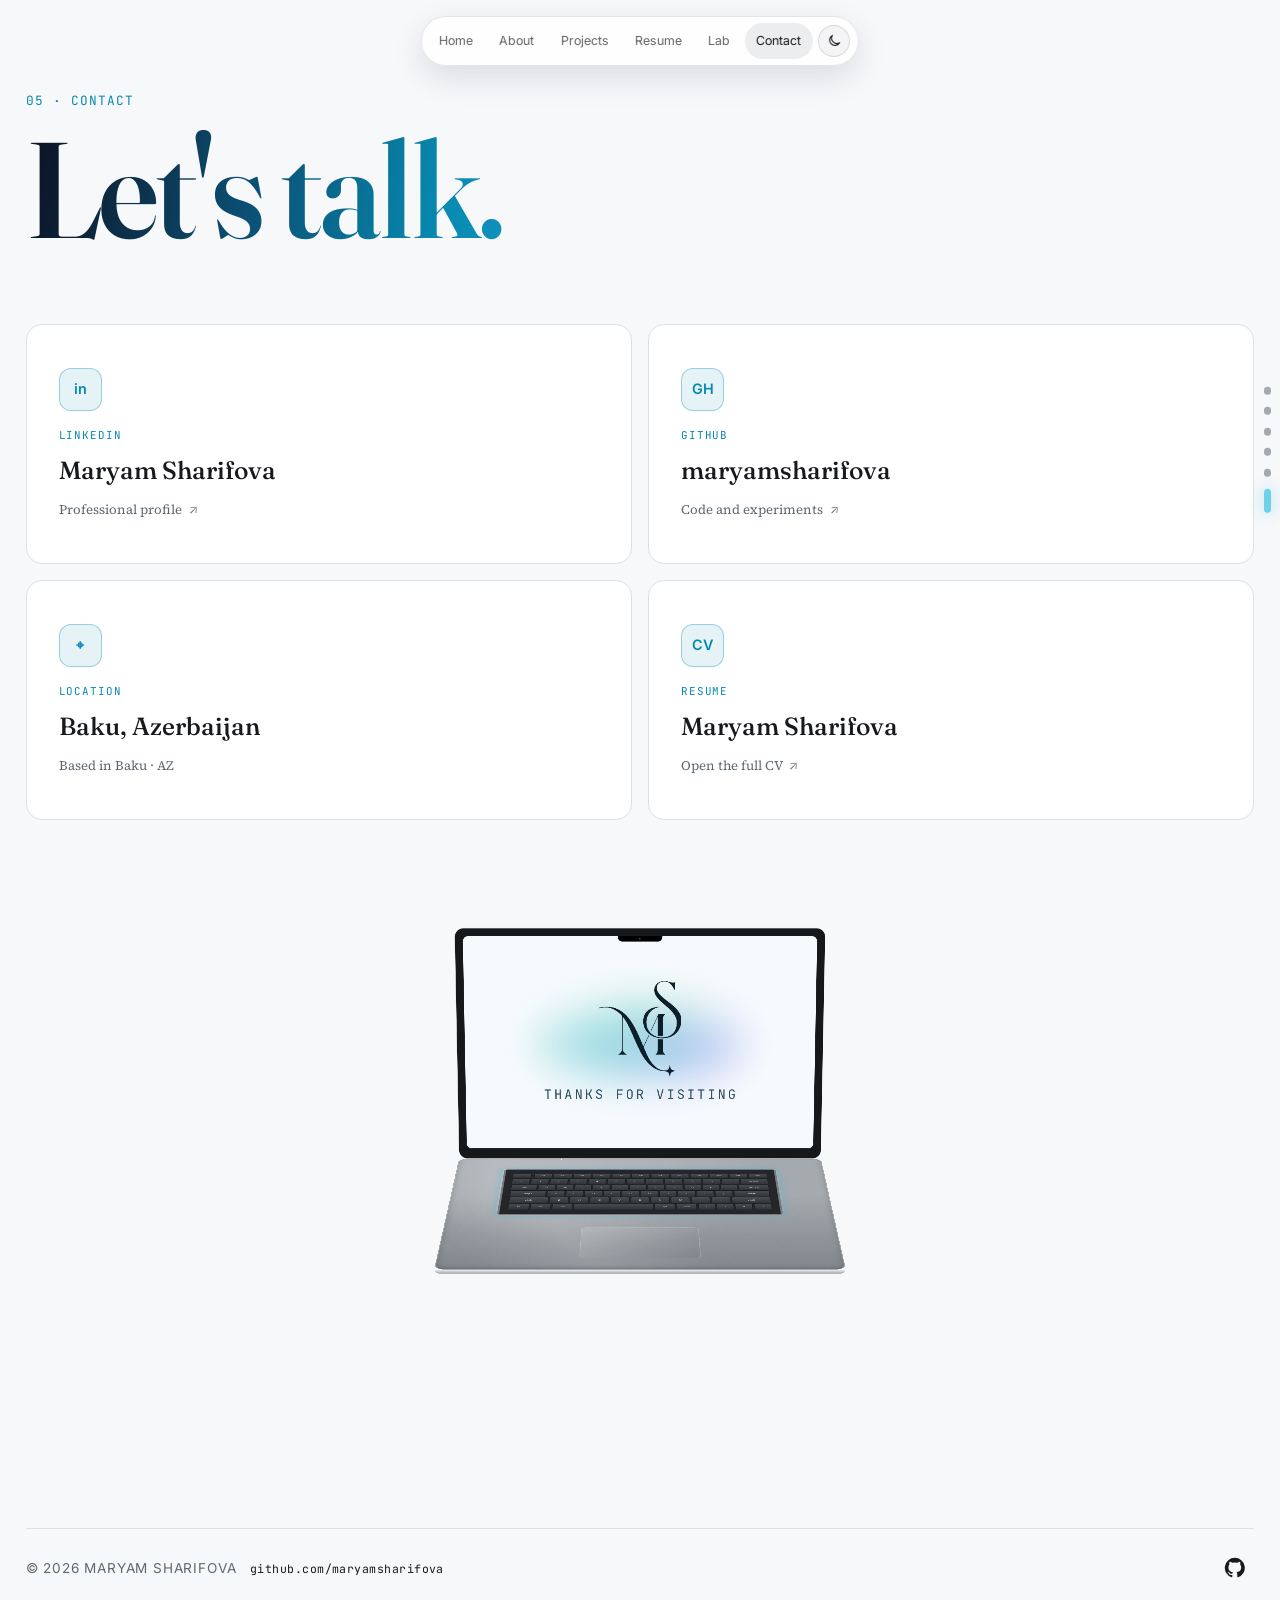
<file: contact.html>
<!doctype html>
<!--
  contact.html: the Contact page of my portfolio.
  Order: head, intro heading, four contact cards, the closing laptop, footer.
  It shares css/style.css and js/main.js with every page; main.js adds the floating
  navigation and closes the laptop's lid as the visitor reaches the end of the page.
-->
<html lang="en">
  <head>
    <meta charset="utf-8">
    <meta name="viewport" content="width=device-width, initial-scale=1, viewport-fit=cover">
    <!-- Always light unless the visitor picks dark with the theme button: stops browsers from
         darkening the page automatically before the stylesheet has even loaded. -->
    <meta name="color-scheme" content="only light">
    <meta name="description" content="Contact Maryam Sharifova.">
    <title>Contact | Maryam Sharifova</title>
    <link rel="icon" href="images/favicon.ico" sizes="any">
    <link rel="icon" href="images/favicon-32.png" type="image/png" sizes="32x32">
    <link rel="icon" href="images/favicon-512.png" type="image/png" sizes="512x512">
    <link rel="apple-touch-icon" href="images/apple-touch-icon.png">
    <!-- Fonts from Google Fonts, then the stylesheet and script that every page of the site shares. -->
    <!-- Connect to the font host early so text appears in the right typeface sooner. -->
    <link rel="preconnect" href="https://fonts.googleapis.com">
    <link rel="preconnect" href="https://fonts.gstatic.com" crossorigin>
    <!-- One request for all four fonts: Fraunces (headings) and Source Serif 4 (body text),
         both with their optical-size axis (opsz), plus Inter (interface text) and JetBrains Mono
         (labels and code). display=swap shows text in a fallback font until each one loads. -->
    <link rel="stylesheet" href="https://fonts.googleapis.com/css2?family=Fraunces:opsz,wght@9..144,500;9..144,600&family=Inter:wght@400;500;600&family=JetBrains+Mono:wght@400;500&family=Source+Serif+4:opsz,wght@8..60,400;8..60,600&display=swap">
    <link rel="stylesheet" href="css/style.css">
    <!-- main.js loads here in the head (not at the end of body) so a saved dark theme is applied
         before the first paint; the rest of the script waits for DOMContentLoaded. -->
    <script src="js/main.js"></script>
  </head>
  <body>
    <!-- Main content. Contact is through plain links (no form), so the site needs no server
         and stores no messages. -->
    <main class="page-content contact-page">
      <!-- Intro heading with the gradient "Let's talk." text. -->
      <section class="page-intro contact-intro" aria-labelledby="contact-title">
        <p class="eyebrow" data-reveal>05 · CONTACT</p>
        <h1 class="page-title" id="contact-title" data-reveal>
          <span class="talk-link gradient-text">Let's talk.</span>
        </h1>
      </section>

      <!-- Four contact cards: public profiles, location and the CV. On each spotlight-card,
           main.js makes a soft glow follow the pointer. -->
      <section class="contact-grid" aria-label="Contact details">
        <a class="contact-card spotlight-card" href="https://www.linkedin.com/in/maryam-sharifova/" target="_blank" rel="noopener" data-reveal>
          <span class="contact-card-icon" aria-hidden="true">in</span>
          <p class="eyebrow">LINKEDIN</p>
          <span class="contact-value">Maryam Sharifova</span>
          <span class="contact-card-note">Professional profile <span aria-hidden="true">↗</span></span>
        </a>
        <a class="contact-card spotlight-card" href="https://github.com/maryamsharifova" target="_blank" rel="noopener" data-reveal>
          <span class="contact-card-icon" aria-hidden="true">GH</span>
          <p class="eyebrow">GITHUB</p>
          <span class="contact-value">maryamsharifova</span>
          <span class="contact-card-note">Code and experiments <span aria-hidden="true">↗</span></span>
        </a>
        <article class="contact-card contact-location spotlight-card" data-reveal>
          <span class="contact-card-icon" aria-hidden="true">⌖</span>
          <p class="eyebrow">LOCATION</p>
          <span class="contact-value">Baku, Azerbaijan</span>
          <span class="contact-card-note">Based in Baku · AZ</span>
        </article>
        <a class="contact-card spotlight-card" href="assets/Maryam_Sharifova_CV.pdf" target="_blank" rel="noopener" data-reveal>
          <span class="contact-card-icon" aria-hidden="true">CV</span>
          <p class="eyebrow">RESUME</p>
          <span class="contact-value">Maryam Sharifova</span>
          <span class="contact-card-note">Open the full CV <span aria-hidden="true">↗</span></span>
        </a>
      </section>

      <!-- Closing laptop: the same laptop parts and classes as the Home intro laptop, built at the
           intro's size and scaled down as one piece. It sits in the normal page flow, and the lid
           closes as the page reaches its end. -->
      <section class="closing-laptop" aria-label="Thanks for visiting">
        <div class="closing-laptop-scaler">
          <div class="laptop">
            <!-- Lid: the screen side shows the thank-you message, the back side with the MS logo
                 faces up once the lid is closed. -->
            <div class="lid">
              <div class="lid-face screen-face">
                <div class="screen-display">
                  <span class="screen-notch" aria-hidden="true"></span>
                  <!-- The thank-you screen: dark in both themes, with soft teal and blue glows. -->
                  <div class="closing-screen">
                    <!-- My MS monogram (dark navy on a transparent background). It is decoration: the caption
                         below already says the words, so alt is empty. width/height are the file's own size,
                         so the browser keeps its proportions; style.css sets the size on the screen. -->
                    <img class="closing-monogram" src="images/monogram-navy.png" alt="" width="213" height="253">
                    <p class="closing-caption">THANKS FOR VISITING</p>
                  </div>
                </div>
              </div>
              <div class="lid-face back-face">
                <span class="lid-logo" aria-hidden="true">MS</span>
              </div>
            </div>
            <!-- Base with the keyboard and trackpad. They are decoration, so they are hidden from screen readers. -->
            <div class="deck">
              <div class="keyboard" aria-hidden="true">
                <div class="key-row key-row-function">
                  <span class="key key-escape">esc</span>
                  <span class="key">F1</span>
                  <span class="key">F2</span>
                  <span class="key">F3</span>
                  <span class="key">F4</span>
                  <span class="key">F5</span>
                  <span class="key">F6</span>
                  <span class="key">F7</span>
                  <span class="key">F8</span>
                  <span class="key">F9</span>
                  <span class="key">F10</span>
                  <span class="key">F11</span>
                  <span class="key">F12</span>
                </div>
                <div class="key-row">
                  <span class="key">~</span>
                  <span class="key">1</span>
                  <span class="key">2</span>
                  <span class="key">3</span>
                  <span class="key">4</span>
                  <span class="key">5</span>
                  <span class="key">6</span>
                  <span class="key">7</span>
                  <span class="key">8</span>
                  <span class="key">9</span>
                  <span class="key">0</span>
                  <span class="key">-</span>
                  <span class="key key-wide">delete</span>
                </div>
                <div class="key-row">
                  <span class="key key-wide">tab</span>
                  <span class="key">Q</span>
                  <span class="key">W</span>
                  <span class="key">E</span>
                  <span class="key">R</span>
                  <span class="key">T</span>
                  <span class="key">Y</span>
                  <span class="key">U</span>
                  <span class="key">I</span>
                  <span class="key">O</span>
                  <span class="key">P</span>
                  <span class="key">[</span>
                  <span class="key key-enter">return</span>
                </div>
                <div class="key-row">
                  <span class="key key-shift">caps</span>
                  <span class="key">A</span>
                  <span class="key">S</span>
                  <span class="key">D</span>
                  <span class="key">F</span>
                  <span class="key">G</span>
                  <span class="key">H</span>
                  <span class="key">J</span>
                  <span class="key">K</span>
                  <span class="key">L</span>
                  <span class="key">;</span>
                  <span class="key key-shift">shift</span>
                </div>
                <div class="key-row">
                  <span class="key key-shift">shift</span>
                  <span class="key">Z</span>
                  <span class="key">X</span>
                  <span class="key">C</span>
                  <span class="key">V</span>
                  <span class="key">B</span>
                  <span class="key">N</span>
                  <span class="key">M</span>
                  <span class="key">,</span>
                  <span class="key">.</span>
                  <span class="key key-shift">shift</span>
                </div>
                <div class="key-row key-row-bottom">
                  <span class="key key-modifier">fn</span>
                  <span class="key key-modifier">ctrl</span>
                  <span class="key key-modifier">opt</span>
                  <span class="key key-space"></span>
                  <span class="key key-modifier">opt</span>
                  <span class="key key-modifier">cmd</span>
                  <span class="key key-arrow">←</span>
                  <span class="key key-arrow">↓</span>
                  <span class="key key-arrow">↑</span>
                  <span class="key key-arrow">→</span>
                </div>
              </div>
              <div class="trackpad" aria-hidden="true"></div>
              <span class="deck-wall deck-wall-front"></span>
              <span class="deck-wall deck-wall-left"></span>
              <span class="deck-wall deck-wall-right"></span>
            </div>
          </div>
        </div>
      </section>
    </main>

    <!-- Footer, the same on every page: copyright, my GitHub profile and a link to this site's code. -->
    <footer class="site-footer">
      <!-- Copyright line with a link to my GitHub profile. -->
      <p>&copy; 2026 MARYAM SHARIFOVA <a class="footer-profile" href="https://github.com/maryamsharifova" target="_blank" rel="noopener">github.com/maryamsharifova</a></p>
      <!-- The repository link is only an icon, so aria-label gives it a name for screen readers. -->
      <a class="github-link" href="https://github.com/maryamsharifova/maryamsharifova.github.io" aria-label="Visit the portfolio repository on GitHub" title="Portfolio repository on GitHub">
        <svg aria-hidden="true" viewBox="0 0 24 24" focusable="false">
          <path d="M12 .9a11.1 11.1 0 0 0-3.51 21.63c.56.1.76-.24.76-.54v-2.1c-3.1.68-3.76-1.32-3.76-1.32-.5-1.29-1.24-1.63-1.24-1.63-1.01-.69.08-.68.08-.68 1.12.08 1.71 1.15 1.71 1.15 1 1.7 2.61 1.21 3.25.93.1-.72.39-1.21.71-1.49-2.48-.28-5.09-1.24-5.09-5.52 0-1.22.44-2.21 1.15-2.99-.12-.28-.5-1.42.11-2.96 0 0 .94-.3 3.05 1.14a10.6 10.6 0 0 1 5.55 0c2.11-1.44 3.05-1.14 3.05-1.14.61 1.54.23 2.68.11 2.96.72.78 1.15 1.77 1.15 2.99 0 4.29-2.61 5.23-5.1 5.51.4.35.76 1.03.76 2.08v3.08c0 .3.2.65.77.54A11.1 11.1 0 0 0 12 .9Z"/>
        </svg>
      </a>
    </footer>
  </body>
</html>
</file>
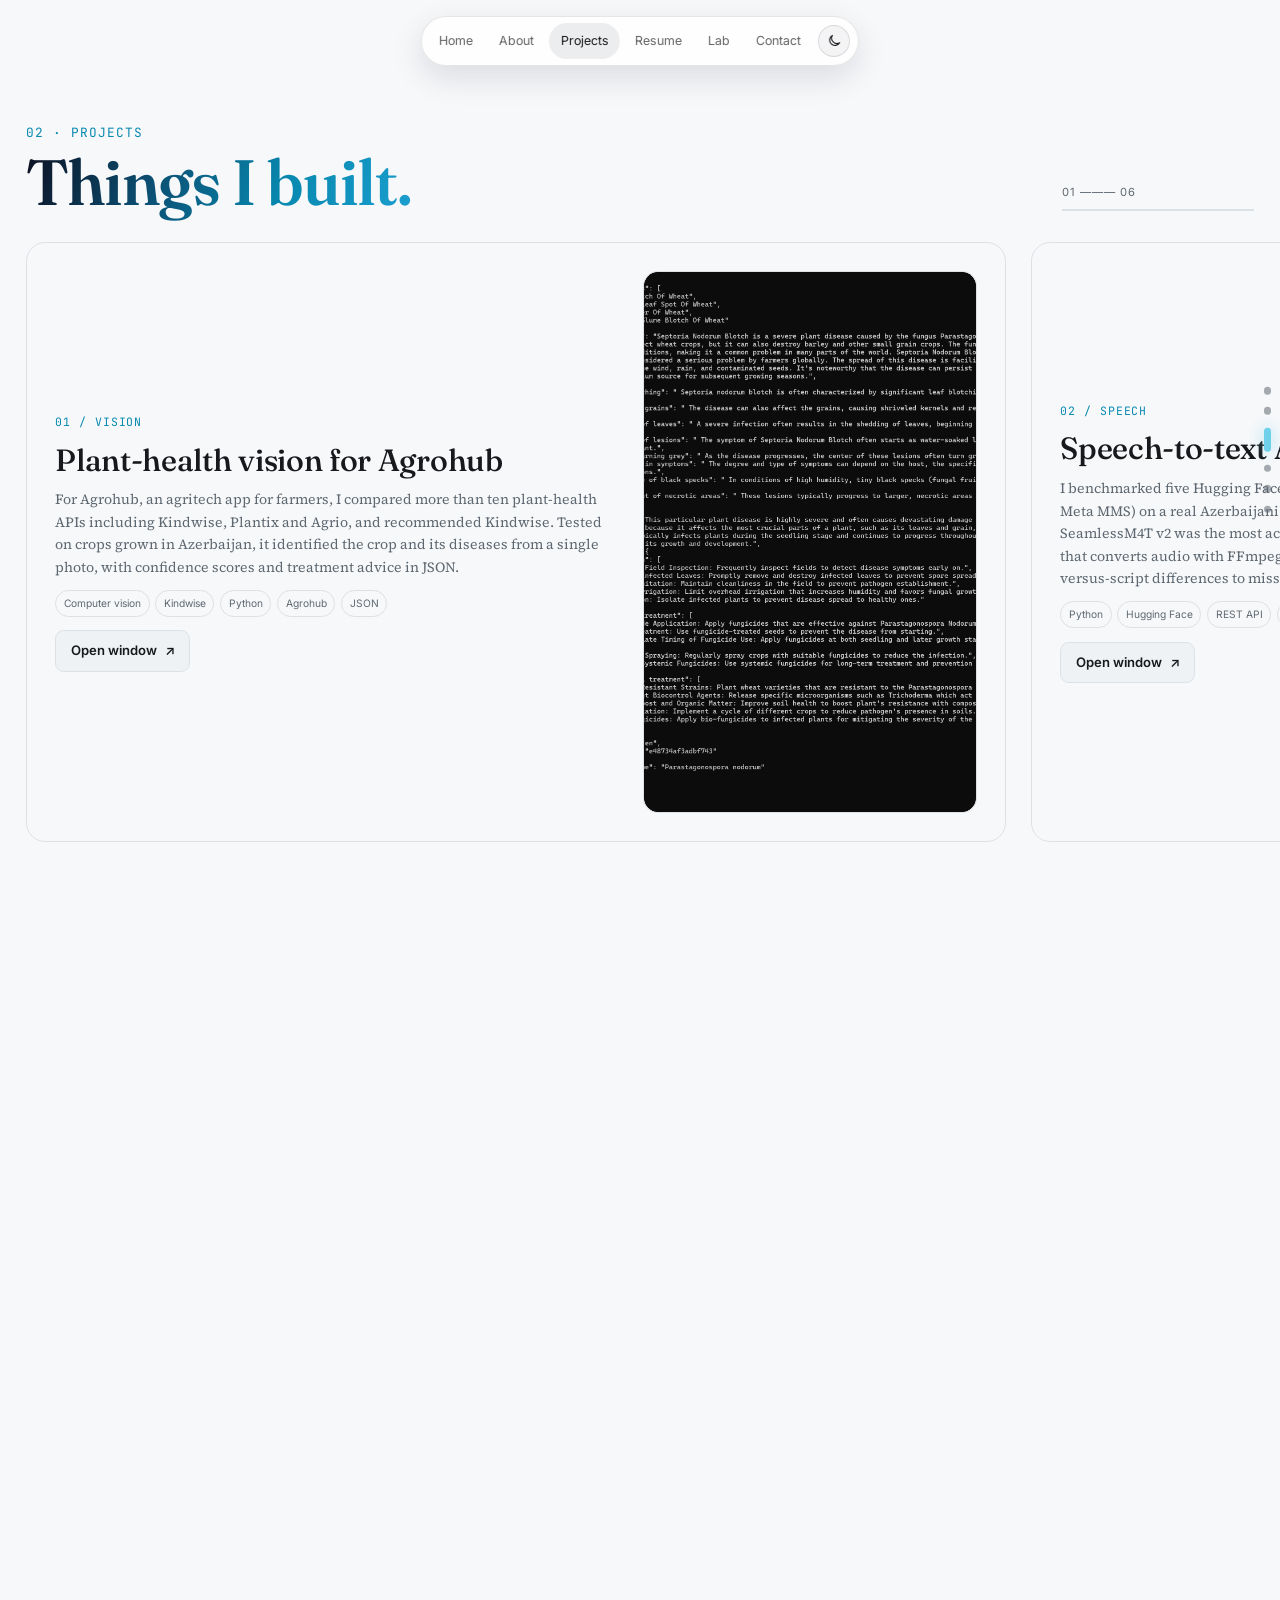
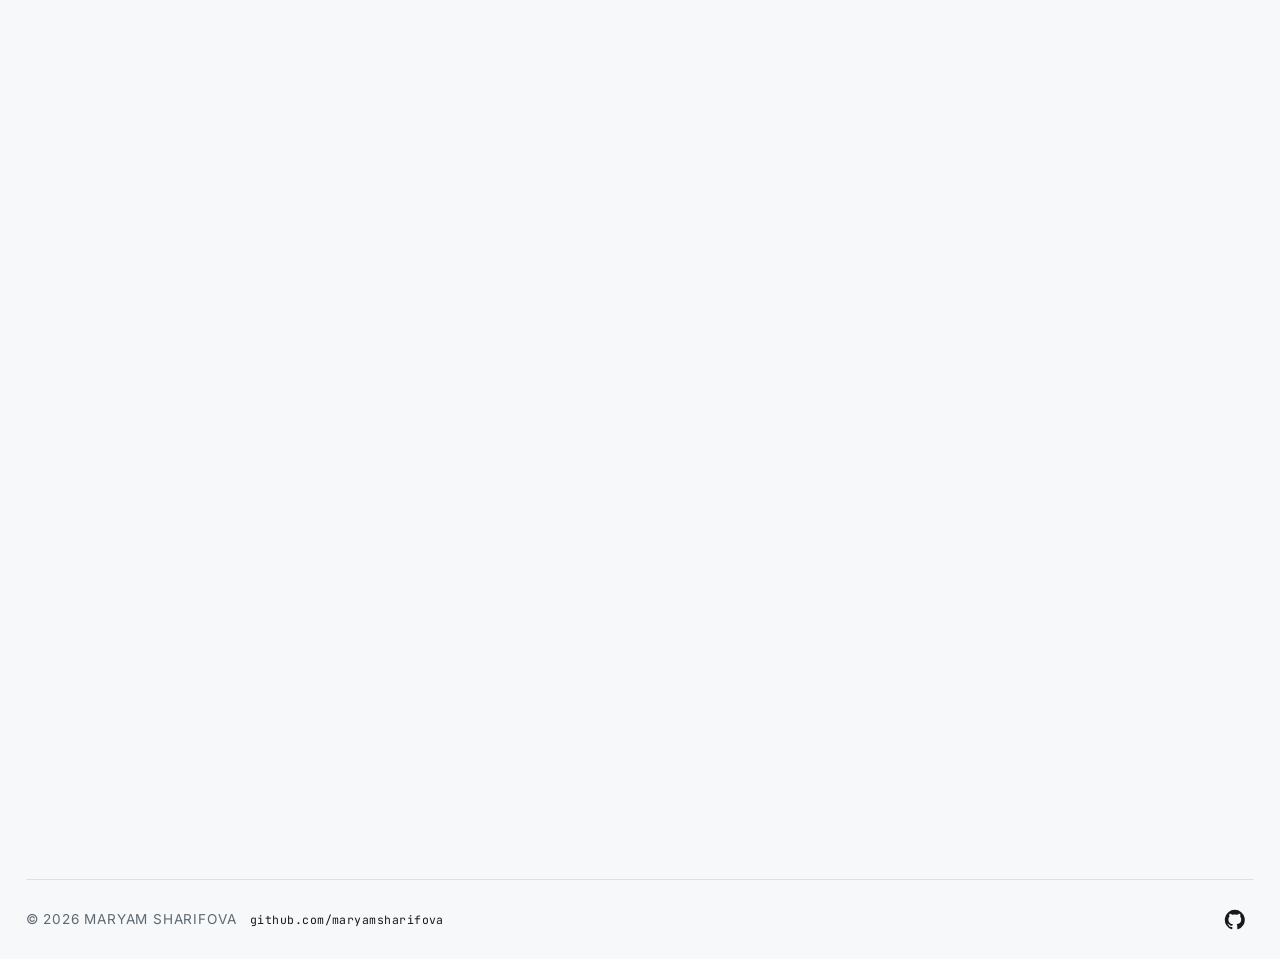
<file: projects.html>
<!doctype html>
<!--
  projects.html: the Projects page of my portfolio.
  Order: head, the projects track with six project cards, footer, then the project window
  (a dialog that opens over the page). It shares css/style.css and js/main.js with every page;
  main.js adds the floating navigation and runs the track, the demos and the project window.
-->
<html lang="en">
  <head>
    <meta charset="utf-8">
    <meta name="viewport" content="width=device-width, initial-scale=1, viewport-fit=cover">
    <!-- Always light unless the visitor picks dark with the theme button: stops browsers from
         darkening the page automatically before the stylesheet has even loaded. -->
    <meta name="color-scheme" content="only light">
    <meta name="description" content="Projects by Maryam Sharifova.">
    <title>Projects | Maryam Sharifova</title>
    <link rel="icon" href="images/favicon.ico" sizes="any">
    <link rel="icon" href="images/favicon-32.png" type="image/png" sizes="32x32">
    <link rel="icon" href="images/favicon-512.png" type="image/png" sizes="512x512">
    <link rel="apple-touch-icon" href="images/apple-touch-icon.png">
    <!-- Fonts from Google Fonts, then the stylesheet and script that every page of the site shares. -->
    <!-- Connect to the font host early so text appears in the right typeface sooner. -->
    <link rel="preconnect" href="https://fonts.googleapis.com">
    <link rel="preconnect" href="https://fonts.gstatic.com" crossorigin>
    <!-- One request for all four fonts: Fraunces (headings) and Source Serif 4 (body text),
         both with their optical-size axis (opsz), plus Inter (interface text) and JetBrains Mono
         (labels and code). display=swap shows text in a fallback font until each one loads. -->
    <link rel="stylesheet" href="https://fonts.googleapis.com/css2?family=Fraunces:opsz,wght@9..144,500;9..144,600&family=Inter:wght@400;500;600&family=JetBrains+Mono:wght@400;500&family=Source+Serif+4:opsz,wght@8..60,400;8..60,600&display=swap">
    <link rel="stylesheet" href="css/style.css">
    <!-- main.js loads here in the head (not at the end of body) so a saved dark theme is applied
         before the first paint; the rest of the script waits for DOMContentLoaded. -->
    <script src="js/main.js"></script>
  </head>
  <body>
    <!-- Projects page. On wide, tall screens main.js pins this section and slides the six cards
         sideways as the page scrolls; on small screens or with reduced motion they simply stack. -->
    <main class="projects-page">
      <section class="projects-track" aria-labelledby="projects-title">
        <div class="projects-pin">
          <!-- Heading and progress counter. main.js updates the count, the bar and the aria-label
               as each project card comes into view. -->
          <div class="projects-track-heading">
            <div>
              <p class="eyebrow">02 · PROJECTS</p>
              <h1 class="page-title gradient-text" id="projects-title">Things I built.</h1>
            </div>
            <div class="project-progress" aria-label="Project 1 of 6">
              <span class="project-progress-count">01 ——— 06</span>
              <span class="project-progress-bar"><span></span></span>
            </div>
          </div>
          <!-- The six project cards. main.js moves this row sideways while the section is pinned.
               Clicking a card or its "Open window" button opens the project window with more details. -->
          <div class="project-list">
        <!-- Project 1: plant-health vision. Each card has its text on one side and a small visual on the
             other; main.js also adds a real photo to the visual if one exists in images/projects. -->
        <article class="project-card" id="p1" tabindex="0" aria-label="Open details for Plant-health vision for Agrohub">
          <div class="project-copy">
            <p class="project-label">01 / VISION</p>
            <h2>Plant-health vision for Agrohub</h2>
            <p>For Agrohub, an agritech app for farmers, I compared more than ten plant-health APIs including Kindwise, Plantix and Agrio, and recommended Kindwise. Tested on crops grown in Azerbaijan, it identified the crop and its diseases from a single photo, with confidence scores and treatment advice in JSON.</p>
            <ul class="project-tags" aria-label="Project technologies">
              <li>Computer vision</li><li>Kindwise</li><li>Python</li><li>Agrohub</li><li>JSON</li>
            </ul>
            <button class="project-open-button" type="button" data-open-project>Open window <span aria-hidden="true">↗</span></button>
          </div>
          <!-- Leaf scan drawn in SVG: a leaf with brown disease spots and a pink detection box,
               with a scan line that CSS moves across it. -->
          <figure class="project-visual visual-plant">
            <div class="visual-topline"><span>LEAF HEALTH SCAN</span><span class="scan-status">ANALYSING</span></div>
            <svg class="plant-scan" viewBox="0 0 520 310" role="img" aria-label="A green leaf with brown spots being scanned">
              <defs>
                <linearGradient id="leaf-fill" x1="0" x2="1" y1="0" y2="1">
                  <stop offset="0" stop-color="#9ed76c"/>
                  <stop offset="1" stop-color="#327b47"/>
                </linearGradient>
              </defs>
              <path class="leaf-shape" d="M96 252C78 128 170 49 397 42c-3 196-104 245-236 218-28-6-49-9-65-8Z" fill="url(#leaf-fill)"/>
              <path d="M98 254C181 187 268 121 392 48M179 187l-14-67m63 34-1-68m40 47 30-58m-55 129 63 8m-111 34 71 24" fill="none" stroke="#d4eaa7" stroke-opacity=".72" stroke-width="4"/>
              <g fill="#85543c">
                <ellipse cx="187" cy="147" rx="11" ry="7"/><ellipse cx="276" cy="106" rx="9" ry="7"/>
                <ellipse cx="307" cy="177" rx="13" ry="8"/><ellipse cx="236" cy="218" rx="10" ry="7"/>
                <ellipse cx="354" cy="126" rx="8" ry="6"/>
              </g>
              <rect x="174" y="106" width="154" height="118" rx="5" fill="none" stroke="#ff78ae" stroke-width="3"/>
            </svg>
            <span class="detection-tag">leaf spot · 0.91</span>
            <span class="plant-scan-line" aria-hidden="true"></span>
          </figure>
        </article>

        <!-- Project 2: speech to text. -->
        <article class="project-card" id="p2" tabindex="0" aria-label="Open details for Speech-to-text API for Azerbaijani">
          <div class="project-copy">
            <p class="project-label">02 / SPEECH</p>
            <h2>Speech-to-text API for Azerbaijani</h2>
            <p>I benchmarked five Hugging Face models (SeamlessM4T v2, Whisper variants and Meta MMS) on a real Azerbaijani phone call in WAV and MP4 formats. SeamlessM4T v2 was the most accurate. I wrapped it in a Python REST endpoint that converts audio with FFmpeg and returns JSON transcripts, and traced API-versus-script differences to missing decoding parameters.</p>
            <ul class="project-tags" aria-label="Project technologies">
              <li>Python</li><li>Hugging Face</li><li>REST API</li><li>FFmpeg</li><li>Azerbaijani</li>
            </ul>
            <button class="project-open-button" type="button" data-open-project>Open window <span aria-hidden="true">↗</span></button>
          </div>
          <figure class="project-visual visual-waveform">
            <div class="visual-topline"><span>CALL TRANSCRIPT</span><code>{"lang":"az","status":"ok"}</code></div>
            <!-- Empty on purpose: main.js fills it with randomly sized, animated bars. -->
            <div class="waveform-bars" aria-hidden="true"></div>
            <div class="waveform-time"><span>00:18.4</span><span>00:42.0</span></div>
          </figure>
        </article>

        <!-- Project 3: local LLM chatbot. -->
        <article class="project-card" id="p3" tabindex="0" aria-label="Open details for Local LLM chatbot">
          <div class="project-copy">
            <p class="project-label">03 / LOCAL AI</p>
            <h2>Local LLM chatbot</h2>
            <p>I run a local model (Qwen 2.5 3B) in LM Studio on my own machine, connected to Telegram, WhatsApp and MCP, and embedded it as a chatbot on a website I built.</p>
            <ul class="project-tags" aria-label="Project technologies">
              <li>Qwen 2.5 3B</li><li>LM Studio</li><li>MCP</li><li>Telegram</li><li>WhatsApp</li>
            </ul>
            <button class="project-open-button" type="button" data-open-project>Open window <span aria-hidden="true">↗</span></button>
          </div>
          <!-- Connections map: the local Qwen 2.5 3B model in the middle, linked to the four places it
               answers from. Dashes flow from the centre outward like messages being sent. -->
          <figure class="project-visual visual-network">
            <svg class="network-map" viewBox="0 0 520 300" role="img" aria-label="Local Qwen 2.5 3B model in LM Studio connected to Telegram, WhatsApp, MCP tools and a website">
              <title>Local Qwen 2.5 3B model in LM Studio connected to Telegram, WhatsApp, MCP tools and a website</title>
              <!-- Lines first, so the boxes sit on top of their ends. Each path runs from the centre out. -->
              <path class="network-link" d="M260 150 L92 54"/>
              <path class="network-link" d="M260 150 L428 54"/>
              <path class="network-link" d="M260 150 L92 246"/>
              <path class="network-link" d="M260 150 L428 246"/>
              <g class="network-node">
                <rect x="36" y="34" width="112" height="40" rx="10"/>
                <text x="92" y="54">Telegram</text>
              </g>
              <g class="network-node">
                <rect x="372" y="34" width="112" height="40" rx="10"/>
                <text x="428" y="54">WhatsApp</text>
              </g>
              <g class="network-node">
                <rect x="36" y="226" width="112" height="40" rx="10"/>
                <text x="92" y="246">MCP tools</text>
              </g>
              <g class="network-node">
                <rect x="372" y="226" width="112" height="40" rx="10"/>
                <text x="428" y="246">Website</text>
              </g>
              <g class="network-hub">
                <rect x="186" y="116" width="148" height="68" rx="14"/>
                <text class="network-hub-title" x="260" y="143">Qwen 2.5 3B</text>
                <text class="network-hub-note" x="260" y="166">LM Studio · local</text>
              </g>
            </svg>
          </figure>
        </article>

        <!-- Project 4: logic gates. -->
        <article class="project-card" id="p4" tabindex="0" aria-label="Open details for Logic gates">
          <div class="project-copy">
            <p class="project-label">04 / PROJECT 1</p>
            <h2>Logic gates</h2>
            <p>With my team, we built three basic logic gates, AND, OR and NOT, on a breadboard, using transistors, resistors, push buttons and LEDs. It showed how computers are built from tiny switches.</p>
            <ul class="project-tags" aria-label="Project technologies">
              <li>Transistors</li><li>Resistors</li><li>Breadboard</li><li>Team project</li>
            </ul>
            <button class="project-open-button" type="button" data-open-project>Open window <span aria-hidden="true">↗</span></button>
          </div>
          <!-- A small working circuit (data-circuit). main.js flips inputs A and B, works out the chosen
               gate's output, lights the LED and rebuilds the truth table, hiding the B column for NOT. -->
          <figure class="project-visual visual-circuit" data-circuit>
            <div class="visual-topline"><span>LIVE LOGIC CIRCUIT</span><span class="circuit-power">● POWERED</span></div>
            <div class="circuit-controls">
              <button type="button" class="circuit-input" data-input="a" aria-pressed="false">A <span>0</span></button>
              <label class="sr-only" for="gate-select">Choose a logic gate</label>
              <select id="gate-select" class="gate-select" aria-label="Logic gate">
                <option value="AND">AND</option>
                <option value="OR">OR</option>
                <option value="NOT">NOT</option>
              </select>
              <button type="button" class="circuit-input" data-input="b" aria-pressed="false">B <span>0</span></button>
              <div class="circuit-led"><span></span><b>OUT</b><strong>0</strong></div>
            </div>
            <div class="truth-table-wrap">
              <table class="truth-table">
                <thead><tr><th>A</th><th data-b-column>B</th><th>OUT</th></tr></thead>
                <tbody></tbody>
              </table>
            </div>
          </figure>
        </article>

        <!-- Project 5: Hour of AI. -->
        <article class="project-card" id="p5" tabindex="0" aria-label="Open details for Hour of AI">
          <div class="project-copy">
            <p class="project-label">05 / PROJECT 2</p>
            <h2>Hour of AI</h2>
            <p>With my team, I taught a one-hour AI and coding lesson at an education center for children who rarely get to use computers. We used Microsoft MakeCode, and every child had the opportunity to snap blocks together and see their own program run. Everyone left with a certificate.</p>
            <ul class="project-tags" aria-label="Project technologies">
              <li>Microsoft MakeCode</li><li>AI education</li><li>Teaching</li><li>Team project</li>
            </ul>
            <button class="project-open-button" type="button" data-open-project>Open window <span aria-hidden="true">↗</span></button>
          </div>
          <!-- Coloured blocks that look like the MakeCode program the children built. -->
          <figure class="project-visual visual-code">
            <div class="visual-topline"><span>MAKECODE / ON START</span><span class="code-play-dot"></span></div>
            <div class="code-block block-start">on start</div>
            <div class="code-block block-repeat">repeat 4 times</div>
            <div class="code-block block-icon">show icon <b>★</b></div>
            <div class="code-block block-say">say "Hello, AI!"</div>
            <div class="certificate-chip">✓ Certificate earned</div>
          </figure>
        </article>

        <!-- Project 6: LEGO EV3 line-following robot. -->
        <article class="project-card" id="p6" tabindex="0" aria-label="Open details for Line-following robot with LEGO EV3">
          <div class="project-copy">
            <p class="project-label">06 / PROJECT 3</p>
            <h2>Line-following robot with LEGO EV3</h2>
            <p>A team project in ADA's MakerSpace: we programmed a LEGO Mindstorms EV3 robot to find and follow a predefined line on its own, in MakeCode with Blocks and JavaScript, using the gyro sensor for accurate turns.</p>
            <ul class="project-tags" aria-label="Project technologies">
              <li>LEGO Mindstorms EV3</li><li>MakeCode</li><li>Gyro sensor</li><li>JavaScript</li>
            </ul>
            <button class="project-open-button" type="button" data-open-project>Open window <span aria-hidden="true">↗</span></button>
          </div>
          <figure class="project-visual visual-robot">
            <div class="visual-topline"><span>ADA MAKERSPACE</span><code>gyro: 0° → 90°</code></div>
            <!-- The first path is the grey track and the dashed copy is its moving centre line;
                 animateMotion drives the robot along the first path (by its id). -->
            <svg class="robot-track" viewBox="0 0 520 300" role="img" aria-label="A small EV3 robot following a curving track">
              <path id="robot-track-path" d="M105 228C62 201 78 102 161 89c85-13 110 79 183 64 77-16 57-95 12-106-44-11-95 16-82 70 13 54 94 88 168 39C475 210 166 293 105 228Z"/>
              <path class="robot-track-dash" d="M105 228C62 201 78 102 161 89c85-13 110 79 183 64 77-16 57-95 12-106-44-11-95 16-82 70 13 54 94 88 168 39C475 210 166 293 105 228Z"/>
              <!-- A still robot at the start of the track. CSS shows it, and hides the moving one,
                   for visitors who ask for reduced motion. -->
              <g class="ev3-robot-static" transform="translate(105 228)" aria-hidden="true">
                <rect x="-22" y="-16" width="44" height="32" rx="6" fill="#353c40" stroke="#8bd3e3" stroke-width="2"/>
                <rect x="-27" y="-12" width="6" height="12" rx="2" fill="#141719"/>
                <rect x="21" y="-12" width="6" height="12" rx="2" fill="#141719"/>
                <circle cx="0" cy="0" r="7" fill="#f3a650"/>
                <path d="M0-12 8 0 0 12" fill="none" stroke="#6fd0ea" stroke-width="2"/>
              </g>
              <g class="ev3-robot">
                <rect x="-22" y="-16" width="44" height="32" rx="6" fill="#353c40" stroke="#8bd3e3" stroke-width="2"/>
                <rect x="-27" y="-12" width="6" height="12" rx="2" fill="#141719"/>
                <rect x="21" y="-12" width="6" height="12" rx="2" fill="#141719"/>
                <circle cx="0" cy="0" r="7" fill="#f3a650"/>
                <path d="M0-12 8 0 0 12" fill="none" stroke="#6fd0ea" stroke-width="2"/>
                <animateMotion dur="10s" repeatCount="indefinite" rotate="auto">
                  <mpath href="#robot-track-path"/>
                </animateMotion>
              </g>
            </svg>
          </figure>
        </article>
          </div>
        </div>
      </section>
    </main>

    <!-- Footer, the same on every page: copyright, my GitHub profile and a link to this site's code. -->
    <footer class="site-footer">
      <!-- Copyright line with a link to my GitHub profile. -->
      <p>&copy; 2026 MARYAM SHARIFOVA <a class="footer-profile" href="https://github.com/maryamsharifova" target="_blank" rel="noopener">github.com/maryamsharifova</a></p>
      <!-- The repository link is only an icon, so aria-label gives it a name for screen readers. -->
      <a class="github-link" href="https://github.com/maryamsharifova/maryamsharifova.github.io" aria-label="Visit the portfolio repository on GitHub" title="Portfolio repository on GitHub">
        <svg aria-hidden="true" viewBox="0 0 24 24" focusable="false">
          <path d="M12 .9a11.1 11.1 0 0 0-3.51 21.63c.56.1.76-.24.76-.54v-2.1c-3.1.68-3.76-1.32-3.76-1.32-.5-1.29-1.24-1.63-1.24-1.63-1.01-.69.08-.68.08-.68 1.12.08 1.71 1.15 1.71 1.15 1 1.7 2.61 1.21 3.25.93.1-.72.39-1.21.71-1.49-2.48-.28-5.09-1.24-5.09-5.52 0-1.22.44-2.21 1.15-2.99-.12-.28-.5-1.42.11-2.96 0 0 .94-.3 3.05 1.14a10.6 10.6 0 0 1 5.55 0c2.11-1.44 3.05-1.14 3.05-1.14.61 1.54.23 2.68.11 2.96.72.78 1.15 1.77 1.15 2.99 0 4.29-2.61 5.23-5.1 5.51.4.35.76 1.03.76 2.08v3.08c0 .3.2.65.77.54A11.1 11.1 0 0 0 12 .9Z"/>
        </svg>
      </a>
    </footer>
    <!-- Project window: one shared <dialog> that starts empty. main.js fills it from the clicked
         card (label, title, text, tags and a copy of its visual) plus extra highlights, then opens it. -->
    <dialog class="project-dialog" aria-labelledby="project-dialog-title">
      <div class="project-window">
        <div class="project-window-titlebar">
          <!-- The red dot is the real close button; yellow and green are only decoration, so they are aria-hidden. -->
          <div class="window-controls">
            <button class="project-dialog-close" type="button" aria-label="Close project details"></button>
            <span class="window-dot window-dot-yellow" aria-hidden="true"></span>
            <span class="window-dot window-dot-green" aria-hidden="true"></span>
          </div>
          <code class="project-window-path"></code>
          <span class="window-titlebar-spacer" aria-hidden="true"></span>
        </div>
        <div class="project-window-content">
          <div class="project-window-visual"></div>
          <div class="project-window-details">
            <p class="project-dialog-label"></p>
            <h2 id="project-dialog-title"></h2>
            <p class="project-dialog-description"></p>
            <h3>Highlights</h3>
            <ul class="project-dialog-highlights"></ul>
            <ul class="project-dialog-tags" aria-label="Project technologies"></ul>
          </div>
        </div>
      </div>
    </dialog>
  </body>
</html>
</file>
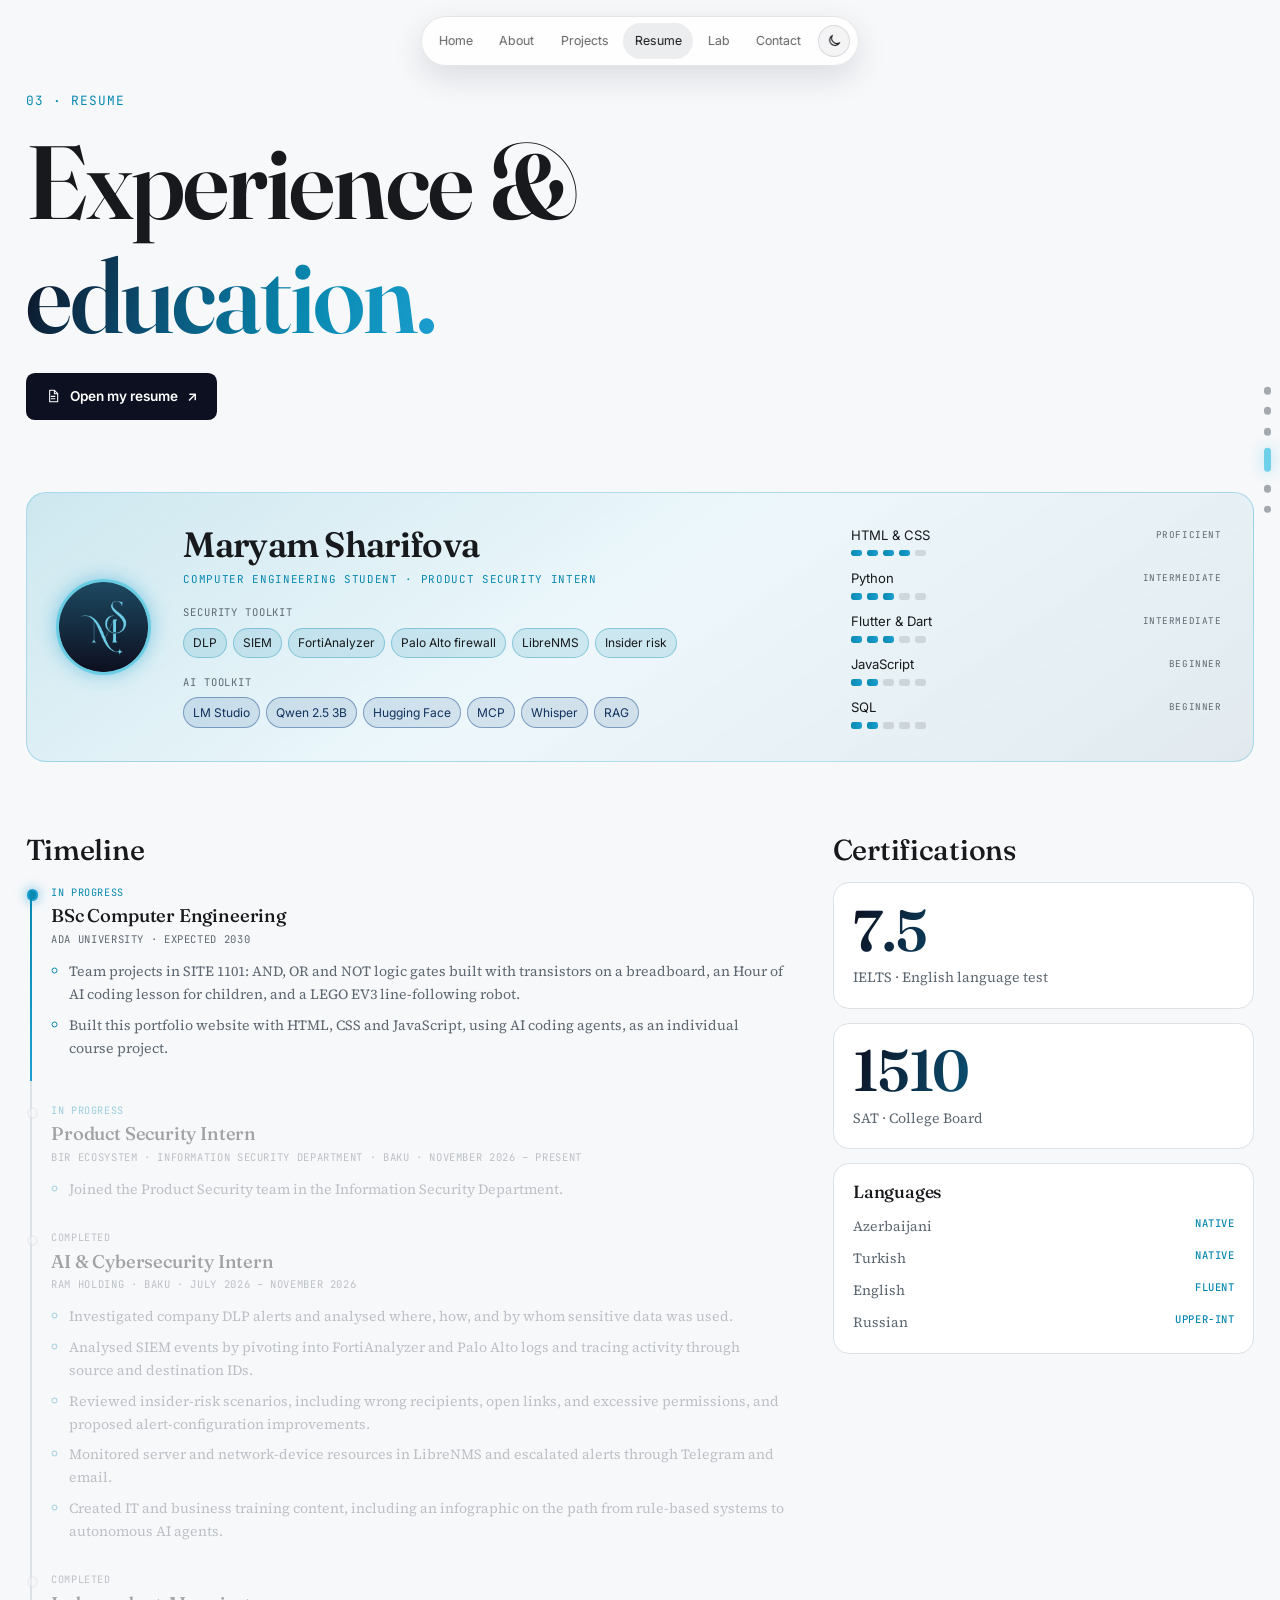
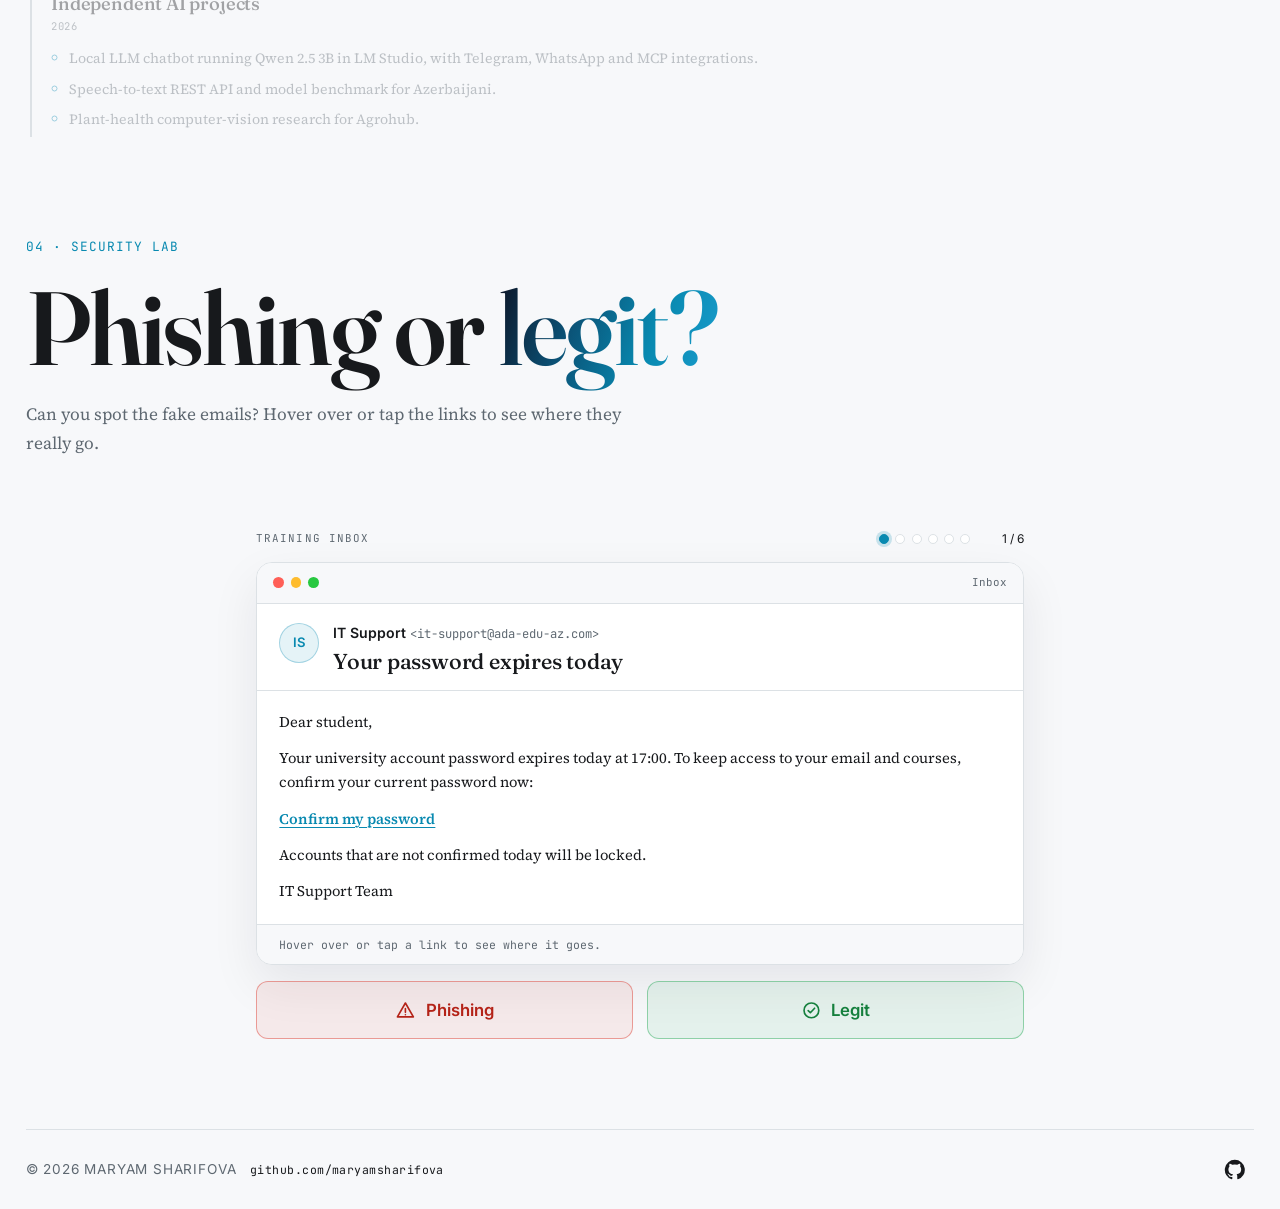
<file: resume.html>
<!doctype html>
<!--
  resume.html: the Resume page of my portfolio.
  Order: head, intro with the PDF button, player card, missions timeline and certifications,
  the Security lab game, footer. It shares css/style.css and js/main.js with every page;
  the floating nav's "Lab" link points to the #lab section at the end of this page.
-->
<html lang="en">
  <head>
    <meta charset="utf-8">
    <meta name="viewport" content="width=device-width, initial-scale=1, viewport-fit=cover">
    <!-- Always light unless the visitor picks dark with the theme button: stops browsers from
         darkening the page automatically before the stylesheet has even loaded. -->
    <meta name="color-scheme" content="only light">
    <meta name="description" content="Resume of Maryam Sharifova.">
    <title>Resume | Maryam Sharifova</title>
    <link rel="icon" href="images/favicon.ico" sizes="any">
    <link rel="icon" href="images/favicon-32.png" type="image/png" sizes="32x32">
    <link rel="icon" href="images/favicon-512.png" type="image/png" sizes="512x512">
    <link rel="apple-touch-icon" href="images/apple-touch-icon.png">
    <!-- Fonts from Google Fonts, then the stylesheet and script that every page of the site shares. -->
    <!-- Connect to the font host early so text appears in the right typeface sooner. -->
    <link rel="preconnect" href="https://fonts.googleapis.com">
    <link rel="preconnect" href="https://fonts.gstatic.com" crossorigin>
    <!-- One request for all four fonts: Fraunces (headings) and Source Serif 4 (body text),
         both with their optical-size axis (opsz), plus Inter (interface text) and JetBrains Mono
         (labels and code). display=swap shows text in a fallback font until each one loads. -->
    <link rel="stylesheet" href="https://fonts.googleapis.com/css2?family=Fraunces:opsz,wght@9..144,500;9..144,600&family=Inter:wght@400;500;600&family=JetBrains+Mono:wght@400;500&family=Source+Serif+4:opsz,wght@8..60,400;8..60,600&display=swap">
    <link rel="stylesheet" href="css/style.css">
    <!-- main.js loads here in the head (not at the end of body) so a saved dark theme is applied
         before the first paint; the rest of the script waits for DOMContentLoaded. -->
    <script src="js/main.js"></script>
  </head>
  <body>
    <!-- Main content, styled like a game profile: player card, missions, certifications and the
         Security lab. Elements with data-reveal are faded in by main.js as they scroll into view. -->
    <main class="page-content resume-page">
      <!-- Section label, heading and a button that opens my PDF resume in a new tab.
           data-magnetic makes main.js pull the button slightly toward the pointer. -->
      <section class="page-intro resume-intro" aria-labelledby="resume-title">
        <p class="eyebrow" data-reveal>03 · RESUME</p>
        <h1 class="page-title" id="resume-title" data-reveal>Experience &amp; <span class="gradient-text">education.</span></h1>
        <a class="resume-open" href="assets/Maryam_Sharifova_CV.pdf" target="_blank" rel="noopener" data-reveal data-magnetic>
          <!-- Small document mark sits in front of the button label. -->
          <svg class="resume-doc-icon" aria-hidden="true" viewBox="0 0 24 24" focusable="false">
            <path d="M7 3.5h7.2L19 8.3V20.5H7V3.5Z"></path>
            <path d="M14.1 3.8V8.6H19"></path>
            <path d="M9.6 12.6h5.2M9.6 16h5.2"></path>
          </svg>
          Open my resume <span aria-hidden="true">↗</span>
        </a>
      </section>

      <!-- Game-style player card: avatar, my role, two toolkits and skill meters. -->
      <section class="player-card" aria-label="Player profile" data-reveal>
        <div class="player-avatar" aria-hidden="true"><img src="images/avatar-ms.png" alt="" width="512" height="512"></div>
        <div class="player-identity">
          <h2>Maryam Sharifova</h2>
          <p class="player-class">COMPUTER ENGINEERING STUDENT · PRODUCT SECURITY INTERN</p>
          <p class="toolkit-label">Security toolkit</p>
          <ul class="toolkit toolkit-security">
            <li>DLP</li>
            <li>SIEM</li>
            <li>FortiAnalyzer</li>
            <li>Palo Alto firewall</li>
            <li>LibreNMS</li>
            <li>Insider risk</li>
          </ul>
          <p class="toolkit-label">AI toolkit</p>
          <ul class="toolkit toolkit-ai">
            <li>LM Studio</li>
            <li>Qwen 2.5 3B</li>
            <li>Hugging Face</li>
            <li>MCP</li>
            <li>Whisper</li>
            <li>RAG</li>
          </ul>
        </div>
        <!-- Skill meters: a name, five pips and a rank. The pips are only visual, so each row's
             aria-label says the level in words for screen readers. -->
        <ul class="skill-meters">
          <li>
            <span class="skill-name">HTML &amp; CSS</span>
            <span class="skill-pips" aria-label="HTML and CSS, proficient, 4 of 5">
              <span class="pip is-filled"></span><span class="pip is-filled"></span><span class="pip is-filled"></span><span class="pip is-filled"></span><span class="pip"></span>
            </span>
            <span class="skill-rank">PROFICIENT</span>
          </li>
          <li>
            <span class="skill-name">Python</span>
            <span class="skill-pips" aria-label="Python, intermediate, 3 of 5">
              <span class="pip is-filled"></span><span class="pip is-filled"></span><span class="pip is-filled"></span><span class="pip"></span><span class="pip"></span>
            </span>
            <span class="skill-rank">INTERMEDIATE</span>
          </li>
          <li>
            <span class="skill-name">Flutter &amp; Dart</span>
            <span class="skill-pips" aria-label="Flutter and Dart, intermediate, 3 of 5">
              <span class="pip is-filled"></span><span class="pip is-filled"></span><span class="pip is-filled"></span><span class="pip"></span><span class="pip"></span>
            </span>
            <span class="skill-rank">INTERMEDIATE</span>
          </li>
          <li>
            <span class="skill-name">JavaScript</span>
            <span class="skill-pips" aria-label="JavaScript, beginner, 2 of 5">
              <span class="pip is-filled"></span><span class="pip is-filled"></span><span class="pip"></span><span class="pip"></span><span class="pip"></span>
            </span>
            <span class="skill-rank">BEGINNER</span>
          </li>
          <li>
            <span class="skill-name">SQL</span>
            <span class="skill-pips" aria-label="SQL, beginner, 2 of 5">
              <span class="pip is-filled"></span><span class="pip is-filled"></span><span class="pip"></span><span class="pip"></span><span class="pip"></span>
            </span>
            <span class="skill-rank">BEGINNER</span>
          </li>
        </ul>
      </section>

      <!-- Two columns: the missions timeline on the left, certifications on the right. -->
      <div class="resume-columns">
        <!-- Missions timeline. As the page scrolls, main.js draws a line down the list and lights each
             mission's node when the line reaches it. -->
        <section class="missions" aria-labelledby="missions-title">
          <h2 id="missions-title">Timeline</h2>
          <ol class="quest-timeline">
            <!-- Education first. -->
            <li class="quest">
              <span class="quest-node" aria-hidden="true"></span>
              <p class="quest-status">IN PROGRESS</p>
              <h3>BSc Computer Engineering</h3>
              <p class="quest-meta">ADA UNIVERSITY · EXPECTED 2030</p>
              <ul class="quest-notes">
                <li>Team projects in SITE 1101: AND, OR and NOT logic gates built with transistors on a breadboard, an Hour of AI coding lesson for children, and a LEGO EV3 line-following robot.</li>
                <li>Built this portfolio website with HTML, CSS and JavaScript, using AI coding agents, as an individual course project.</li>
              </ul>
            </li>
            <!-- Then the internships, current one first. -->
            <li class="quest">
              <span class="quest-node" aria-hidden="true"></span>
              <p class="quest-status">IN PROGRESS</p>
              <h3>Product Security Intern</h3>
              <p class="quest-meta">BIR ECOSYSTEM · INFORMATION SECURITY DEPARTMENT · BAKU · NOVEMBER 2026 – PRESENT</p>
              <ul class="quest-notes">
                <li>Joined the Product Security team in the Information Security Department.</li>
              </ul>
            </li>
            <li class="quest">
              <span class="quest-node" aria-hidden="true"></span>
              <p class="quest-status quest-status-done">COMPLETED</p>
              <h3>AI &amp; Cybersecurity Intern</h3>
              <p class="quest-meta">RAM HOLDING · BAKU · JULY 2026 – NOVEMBER 2026</p>
              <ul class="quest-notes">
                <li>Investigated company DLP alerts and analysed where, how, and by whom sensitive data was used.</li>
                <li>Analysed SIEM events by pivoting into FortiAnalyzer and Palo Alto logs and tracing activity through source and destination IDs.</li>
                <li>Reviewed insider-risk scenarios, including wrong recipients, open links, and excessive permissions, and proposed alert-configuration improvements.</li>
                <li>Monitored server and network-device resources in LibreNMS and escalated alerts through Telegram and email.</li>
                <li>Created IT and business training content, including an infographic on the path from rule-based systems to autonomous AI agents.</li>
              </ul>
            </li>
            <!-- Then the projects. -->
            <li class="quest">
              <span class="quest-node" aria-hidden="true"></span>
              <p class="quest-status quest-status-done">COMPLETED</p>
              <h3>Independent AI projects</h3>
              <p class="quest-meta">2026</p>
              <ul class="quest-notes">
                <li>Local LLM chatbot running Qwen 2.5 3B in LM Studio, with Telegram, WhatsApp and MCP integrations.</li>
                <li>Speech-to-text REST API and model benchmark for Azerbaijani.</li>
                <li>Plant-health computer-vision research for Agrohub.</li>
              </ul>
            </li>
          </ol>
        </section>

        <!-- Certifications: test scores, then a card with the languages I speak. -->
        <section class="cert-column" aria-labelledby="cert-title">
          <h2 id="cert-title">Certifications</h2>
          <article class="cert-card">
            <p class="cert-score gradient-text">7.5</p>
            <p class="cert-detail">IELTS · English language test</p>
          </article>
          <article class="cert-card">
            <p class="cert-score gradient-text">1510</p>
            <p class="cert-detail">SAT · College Board</p>
          </article>
          <article class="language-card">
            <h3>Languages</h3>
            <ul>
              <li><span>Azerbaijani</span><strong>NATIVE</strong></li>
              <li><span>Turkish</span><strong>NATIVE</strong></li>
              <li><span>English</span><strong>FLUENT</strong></li>
              <li><span>Russian</span><strong>UPPER-INT</strong></li>
            </ul>
          </article>
        </section>
      </div>

      <!-- ===== Security lab: the "Phishing or legit?" game. The same markup is on index.html and
           resume.html; main.js (initializeSecurityLab) fills in the emails and runs the game. ===== -->
      <section id="lab" class="lab-page" aria-labelledby="lab-title">
        <!-- Section label, heading and the one-line instructions, like the other sections. -->
        <div class="page-intro lab-intro">
          <p class="eyebrow" data-reveal>04 · SECURITY LAB</p>
          <h2 class="page-title" id="lab-title" data-reveal>Phishing or <span class="gradient-text">legit?</span></h2>
          <p class="lab-lead" data-reveal>Can you spot the fake emails? Hover over or tap the links to see where they really go.</p>
        </div>

        <!-- The game box. Its parts start empty or hidden; main.js shows one email at a time,
             checks the answer and swaps between the answers, feedback and final score. -->
        <div class="lab-game" data-reveal>
          <!-- Progress: one dot per email (green right, red wrong, teal current) and a counter. -->
          <div class="lab-topline">
            <p class="lab-kicker">TRAINING INBOX</p>
            <div class="lab-progress">
              <ol class="lab-dots" aria-hidden="true"></ol>
              <span class="lab-count">1 / 6</span>
            </div>
          </div>

          <!-- The email being judged, in a small mail window. Its contents come from main.js. -->
          <article class="mail-window" aria-labelledby="mail-subject">
            <div class="mail-titlebar" aria-hidden="true">
              <span class="mail-dot mail-dot-red"></span>
              <span class="mail-dot mail-dot-yellow"></span>
              <span class="mail-dot mail-dot-green"></span>
              <span class="mail-app">Inbox</span>
            </div>
            <!-- Sender, address and subject, filled in by main.js for each email. -->
            <header class="mail-head">
              <span class="mail-avatar" aria-hidden="true"></span>
              <div class="mail-meta">
                <p class="mail-from"><span class="sr-only">From: </span><strong class="mail-name"></strong> <span class="mail-address"></span></p>
                <h3 class="mail-subject" id="mail-subject" tabindex="-1"></h3>
              </div>
            </header>
            <div class="mail-body"></div>
            <!-- Like a browser's status bar: shows where a hovered, focused or tapped link really goes. -->
            <p class="mail-status" aria-live="polite"></p>
          </article>

          <!-- The two answers. They hide while the feedback is showing. -->
          <div class="lab-answers" role="group" aria-label="Is this email phishing or legit?">
            <button class="lab-answer lab-answer-phishing" type="button" data-answer="phishing">
              <svg aria-hidden="true" viewBox="0 0 24 24" focusable="false">
                <path d="M12 3.5 2.8 19.5h18.4L12 3.5Z"></path>
                <path d="M12 10v4.2M12 17h.01"></path>
              </svg>
              Phishing
            </button>
            <button class="lab-answer lab-answer-legit" type="button" data-answer="legit">
              <svg aria-hidden="true" viewBox="0 0 24 24" focusable="false">
                <circle cx="12" cy="12" r="8.5"></circle>
                <path d="m8.3 12.2 2.5 2.5 4.9-5.2"></path>
              </svg>
              Legit
            </button>
          </div>

          <!-- Feedback after each answer: right or wrong, what it was, the clues, then the next email. -->
          <div class="lab-feedback" hidden>
            <p class="lab-feedback-title"></p>
            <p class="lab-feedback-text"></p>
            <button class="lab-next" type="button">Next email <span aria-hidden="true">→</span></button>
          </div>

          <!-- The final score, a rank and a way to play again. -->
          <div class="lab-result" hidden>
            <p class="lab-result-label">YOUR SCORE</p>
            <p class="lab-score" tabindex="-1"></p>
            <p class="lab-rank"></p>
            <p class="lab-result-text"></p>
            <button class="lab-restart" type="button">Play again <span aria-hidden="true">↻</span></button>
          </div>

          <!-- Screen readers hear each result here; the boxes above toggle hidden, which is not reliably announced. -->
          <p class="sr-only lab-announcer" aria-live="polite" aria-atomic="true"></p>
        </div>
      </section>
    </main>

    <!-- Footer, the same on every page: copyright, my GitHub profile and a link to this site's code. -->
    <footer class="site-footer">
      <!-- Copyright line with a link to my GitHub profile. -->
      <p>&copy; 2026 MARYAM SHARIFOVA <a class="footer-profile" href="https://github.com/maryamsharifova" target="_blank" rel="noopener">github.com/maryamsharifova</a></p>
      <!-- The repository link is only an icon, so aria-label gives it a name for screen readers. -->
      <a class="github-link" href="https://github.com/maryamsharifova/maryamsharifova.github.io" aria-label="Visit the portfolio repository on GitHub" title="Portfolio repository on GitHub">
        <svg aria-hidden="true" viewBox="0 0 24 24" focusable="false">
          <path d="M12 .9a11.1 11.1 0 0 0-3.51 21.63c.56.1.76-.24.76-.54v-2.1c-3.1.68-3.76-1.32-3.76-1.32-.5-1.29-1.24-1.63-1.24-1.63-1.01-.69.08-.68.08-.68 1.12.08 1.71 1.15 1.71 1.15 1 1.7 2.61 1.21 3.25.93.1-.72.39-1.21.71-1.49-2.48-.28-5.09-1.24-5.09-5.52 0-1.22.44-2.21 1.15-2.99-.12-.28-.5-1.42.11-2.96 0 0 .94-.3 3.05 1.14a10.6 10.6 0 0 1 5.55 0c2.11-1.44 3.05-1.14 3.05-1.14.61 1.54.23 2.68.11 2.96.72.78 1.15 1.77 1.15 2.99 0 4.29-2.61 5.23-5.1 5.51.4.35.76 1.03.76 2.08v3.08c0 .3.2.65.77.54A11.1 11.1 0 0 0 12 .9Z"/>
        </svg>
      </a>
    </footer>
  </body>
</html>
</file>
<file: css/style.css>
/* ==========================================================================
   style.css: the one stylesheet for the whole portfolio
   ==========================================================================
   Shared by index.html (Home), about.html, projects.html, resume.html and contact.html.
   Home is one long page: the 3D laptop intro, the hero, then every other section in turn.
   The separate pages reuse the same section classes on their own.

   js/main.js adds state classes (is-current, is-revealed, is-active, is-fullscreen,
   is-visible, has-horizontal-scroll, ...) and sets custom properties (--laptop-scale,
   --lid-angle, --scene-*, --hero-fit-scale, ...) as the page scrolls. The values written
   here for those properties are only starting values or fallbacks.
   The fonts (Fraunces, Source Serif 4, Inter and JetBrains Mono) are linked from each page's
   head in one Google Fonts request, so they are ready before the first frame.

   Order of the file:
    1. Page transitions (a short fade between pages)
    2. Theme variables: light colours by default, dark-mode overrides
    3. Base styles
    4. Shared theme control (gradient text and the sun/moon theme button)
    5. Light-mode adjustments
    6. Shared page layout (one content width and side margin for every page)
    7. Home: spacing between the sections
    8. Home intro: the sticky stage, greeting, side labels, scroll cue, the balcony photo,
       and the intro laptop's own colours, sizes and logo
    9. The 3D laptop shared by both laptops: camera, hinged lid, screen, back, deck,
       keyboard, trackpad, deck walls, logo and camera notch
   10. Homepage hero: the copy on the laptop screen, the full-width hero (top bar, text,
       buttons, photo card, corner labels) and the floating nav, then its phone and
       short-screen rules
   11. Page headings, shared footer and keyboard focus ring
   12. Intro: responsive rules and reduced motion
   13. Part 2: scroll reveals, spotlight cards, page rail, toasts, custom cursor, hero effects
   14. Part 3: About page and the interactive terminal
   15. Part 4: project cards and their animated demos
   16. Resume (player card, missions, certificates) and Contact
   17. Closing laptop at the end of Contact, then the Resume and Contact phone rules
   18. Projects: the pinned sideways track and the project window (dialog)
   19. Security lab: the "Phishing or legit?" game
   20. Short screens (phones held sideways), last so they win over the rules above

   Most parts keep their own phone (max-width) and prefers-reduced-motion rules right after
   them, so everything about one part is in one place.
   ========================================================================== */

/* ===== Page transitions ===== */
/* A short fade when a link opens another page. Scrolling never changes pages. */
@view-transition {
  navigation: auto;
}

/* Keep the fade on the page color instead of flashing white between snapshots. */
::view-transition {
  background: var(--color-page);
}

/* Both snapshots play together. The group itself stays put, so the page color does not slide. */
::view-transition-group(root) {
  animation: none;
}

/* The page being left fades out and lifts a little; the new one fades in and rises into place. */
::view-transition-old(root) {
  animation: 320ms cubic-bezier(0.4, 0, 1, 1) both page-leave;
}

::view-transition-new(root) {
  animation: 420ms cubic-bezier(0.22, 1, 0.36, 1) both page-enter;
}

@keyframes page-leave {
  to {
    opacity: 0;
    transform: translateY(-12px);
  }
}

@keyframes page-enter {
  from {
    opacity: 0;
    transform: translateY(16px);
  }

  to {
    opacity: 1;
    transform: translateY(0);
  }
}

/* Hold the floating nav in place while the rest of the page moves. */
::view-transition-group(site-nav) {
  animation: none;
  z-index: 100;
}

::view-transition-old(site-nav),
::view-transition-new(site-nav) {
  animation: none;
}

/* Visitors who ask their system for less motion get an instant page change, with no fade. */
@media (prefers-reduced-motion: reduce) {
  @view-transition {
    navigation: none;
  }
}

/* ===== Theme variables ===== */
/* Light colours are the defaults, so a first visit (or a page without JavaScript) is light.
   Dark mode overrides only what changes, when the root has data-theme="dark".
   "only light" also tells the browser not to darken the page by itself. Without it, browsers
   with an automatic dark mode (Chrome's "Auto Dark Mode for Web Contents", Edge, Samsung
   Internet, Opera) repaint this light page dark for visitors whose system is dark, even in a
   private window. Only the theme button (data-theme="dark", below) makes the site dark. */
:root {
  color-scheme: only light;
  /* Page colours and the navy-to-blue accent palette. */
  --color-page: #f7f8fa;
  --color-surface: #ffffff;
  --color-surface-hover: #eef2f4;
  --color-text: #17191c;
  --color-text-muted: #5e6871;
  --color-border: #dce1e5;
  --color-navy: #0d1020;
  --color-ocean: #0b4f73;
  --color-teal: #0889b0;
  --color-blue: #1c9fd0;
  --color-gradient-start: #0d1020;
  /* Homepage hero colours (also used by the copy of the hero on the laptop screen). */
  --hero-background: #f7f8fa;
  --hero-foreground: #17191c;
  --hero-copy-muted: rgb(23 25 28 / 76%);
  --hero-line: rgb(13 16 32 / 13%);
  --hero-nav-muted: rgb(23 25 28 / 70%);
  --hero-grid-line: rgb(13 16 32 / 5%);
  /* The soft shadow under the hero photo card: light and wide on the light page. */
  --hero-photo-shadow: 0 2rem 4.5rem rgb(13 16 32 / 18%), 0 0.5rem 1.2rem rgb(13 16 32 / 8%);
  --hero-primary-button: #0d1020;
  --hero-primary-text: #ffffff;
  /* main.js reads this to colour the hero's network dots on its canvas. */
  --particle-color: rgb(13 16 32 / 30%);
  /* Laptop metal, used as is by the closing laptop (the Home intro laptop overrides it with a
     darker grey). Brushed aluminium: a mid-grey base that darkens toward one edge, a soft
     highlight, and a moving sheen band (see .back-face), so the shell reads as metal. */
  --laptop-edge: #a6abb0;
  --laptop-silver-base: #a4a9ae;
  --laptop-silver-dark: #7d8389;
  --laptop-silver-highlight: rgb(255 255 255 / 20%);
  --laptop-sheen: rgb(255 255 255 / 15%);
  /* A very fine, barely visible grain: random grey noise at 6% opacity, used on both laptops.
     Noise has no regular pattern, so unlike stripes or dot grids it cannot form lines or moiré
     at any size or angle, and the metal reads as smooth from any distance. */
  --metal-grain: url("data:image/svg+xml,%3Csvg xmlns='http://www.w3.org/2000/svg' width='180' height='180'%3E%3Cfilter id='n'%3E%3CfeTurbulence type='fractalNoise' baseFrequency='0.9' numOctaves='2' stitchTiles='stitch'/%3E%3CfeColorMatrix values='0 0 0 1 0  0 0 0 1 0  0 0 0 1 0  0 0 0 0 0.06'/%3E%3C/filter%3E%3Crect width='100%25' height='100%25' filter='url(%23n)'/%3E%3C/svg%3E");
  /* The soft light that catches the lid's top edge. */
  --laptop-edge-light: rgb(255 255 255 / 34%);
  --laptop-metal-shadow: rgb(30 34 38 / 26%);
  --laptop-glint: rgb(255 255 255 / 26%);
  /* Keyboard, trackpad, logo and screen-frame colours, shared by both laptops. */
  --keyboard-frame: #767b80;
  --keyboard-well: #242629;
  --keyboard-key-top: #484c50;
  --keyboard-key-bottom: #303337;
  --keyboard-key-edge: #1d1f22;
  --keyboard-key-label-rgb: 211 214 216;
  --keyboard-key-highlight: rgb(255 255 255 / 13%);
  --keyboard-key-shadow: rgb(0 0 0 / 48%);
  --trackpad-edge: #9ca2a6;
  --trackpad-glass: rgb(255 255 255 / 14%);
  --trackpad-shadow: rgb(80 85 89 / 12%);
  --metal-logo: #7d858b;
  --metal-logo-glint: rgb(255 255 255 / 70%);
  --metal-logo-shadow: rgb(50 55 60 / 45%);
  --chrome-logo-highlight: #ffffff;
  --chrome-logo-light: #d9e0e4;
  --chrome-logo-mid: #68737a;
  --chrome-logo-shadow: #30383e;
  --screen-frame: #17181a;
  /* Outline color of the big AI and SEC letters beside the intro laptop. */
  --detail-outline: rgb(40 45 52 / 46%);
  /* The four fonts, always used through these variables:
     - heading: Fraunces, a serif with an optical-size axis, for every heading
     - body: Source Serif 4, for paragraphs and longer text
     - ui: Inter, for small interface text where serifs would look cramped (navigation,
       buttons, chips and tags, counters, small captions) and for the "MS" lid logo
     - label: JetBrains Mono, for labels, eyebrows, section numbers, code and the terminals
     Georgia and system-ui are fallbacks while the web fonts load. */
  --font-heading: "Fraunces", Georgia, serif;
  --font-body: "Source Serif 4", Georgia, serif;
  --font-ui: "Inter", system-ui, sans-serif;
  --font-label: "JetBrains Mono", monospace;
}

/* Dark mode: the visitor switched to it with the theme button (main.js saves the choice in
   localStorage). Only these colours change; the laptop metal and the fonts stay the same. */
:root[data-theme="dark"] {
  color-scheme: dark;
  --color-page: #0b0b0c;
  --color-surface: #171719;
  --color-surface-hover: #222224;
  --color-text: #f4f4f5;
  --color-text-muted: #a1a1aa;
  --color-border: #2d2d30;
  --color-gradient-start: #f4f4f5;
  --hero-background: #0b0b0c;
  --hero-foreground: #f4f4f5;
  --hero-copy-muted: rgb(231 235 239 / 72%);
  --hero-line: rgb(255 255 255 / 9%);
  --hero-nav-muted: rgb(244 244 245 / 72%);
  --hero-grid-line: rgb(255 255 255 / 3%);
  /* On the dark page the shadow is darker, so the card still lifts off the background. */
  --hero-photo-shadow: 0 2rem 4.5rem rgb(0 0 0 / 60%), 0 0.5rem 1.2rem rgb(0 0 0 / 35%);
  --hero-primary-button: #f4f4f5;
  --hero-primary-text: #101113;
  --particle-color: rgb(190 214 224 / 45%);
  --detail-outline: rgb(232 236 240 / 46%);
}

/* ===== Base styles ===== */
/* Widths and heights include padding and border, so every box is the size it says. */
* {
  box-sizing: border-box;
}

html,
body {
  /* Clip sideways effects without breaking the sticky intro. */
  overflow-x: clip;
  /* Paint the theme color on the root so a new page cannot flash white. */
  background: var(--color-page);
}

body {
  /* The narrowest phone the layout is built for. */
  min-width: 320px;
  min-height: 100vh;
  /* svh is the height with the phone's browser bars showing, so nothing hides behind them.
     Browsers without svh keep the vh line above. */
  min-height: 100svh;
  /* Each page sets viewport-fit=cover, so on a phone held sideways the page reaches under the
     camera notch and the rounded corners. These insets (0 everywhere else) keep the content
     clear of them; the page colour still fills the edges. */
  padding-inline: env(safe-area-inset-left, 0px) env(safe-area-inset-right, 0px);
  /* A column, so the main content (flex: 1) pushes the footer to the bottom of short pages. */
  display: flex;
  flex-direction: column;
  margin: 0;
  background: var(--color-page);
  color: var(--color-text);
  font-family: var(--font-body);
  /* Source Serif 4 reads best with a little more space between lines. */
  line-height: 1.65;
  /* Both serifs have an optical-size axis: with "auto" the browser picks the cut that suits
     each text size (sturdier for small text, finer for large headings). It is inherited. */
  font-optical-sizing: auto;
  /* Fade smoothly when the theme switches. */
  transition: background-color 180ms ease, color 180ms ease;
}

/* Links take the colour of the text around them; each component styles its own links. */
a {
  color: inherit;
}

/* ===== Typography roles ===== */
/* Every heading uses Fraunces. Smaller headings use weight 500 with a hint of tightening;
   the largest ones (intro greeting, hero name, page titles, window titles) set 600 and their
   own letter spacing further down. Fraunces needs far less negative spacing than the old
   geometric sans it replaced (-0.02em instead of -0.06em), and a line height near 1.1 keeps
   lines apart. */
h1,
h2,
h3 {
  font-family: var(--font-heading);
  font-weight: 500;
  letter-spacing: -0.01em;
  line-height: 1.1;
}

/* Only weights 400 and 600 of the serifs are loaded, so bold text uses 600 instead of a
   faked, browser-thickened 700. */
strong,
b {
  font-weight: 600;
}

/* Inter for small interface text, where a serif would look cramped: the navigation,
   buttons, chips and tags, the footer line and small captions. (Rules further down that
   name their own font, such as the progress counters and the lab buttons, switch to
   var(--font-ui) in place.) */
.hero-page-nav > a,
.floating-nav > a,
.page-rail a::after,
.hero-button,
.contact-link,
.skill-list li,
.toolkit li,
.skill-meters li,
.project-tags li,
.project-dialog-tags li,
.certificate-chip,
.site-footer,
.detail-caption,
.mail-meta,
.agrohub-code figcaption,
.project-dialog-close:hover::after {
  font-family: var(--font-ui);
}

/* ===== Shared theme control and gradient text ===== */
/* Headline words filled with the navy-to-blue gradient. */
.gradient-text {
  /* Clip the gradient to the text instead of filling the whole element. */
  background: linear-gradient(110deg, var(--color-navy), var(--color-ocean), var(--color-teal), var(--color-blue));
  background-clip: text;
  color: transparent;
  /* The gradient is only painted inside the element's box, and the letters themselves are
     transparent, so any part of a letter below the box would vanish. Fraunces has long
     descenders (g, y, p), so the box reaches 0.12em lower. On a block heading this adds
     height, so those headings take it back with a matching negative margin (see .page-title
     and .cert-score); on an inline word it changes nothing in the layout. */
  padding-bottom: 0.12em;
}

:root[data-theme="dark"] .gradient-text {
  /* Dark mode: start the gradient with a light colour so headings stay readable. */
  background-image: linear-gradient(110deg, var(--color-gradient-start) 4%, var(--color-ocean) 42%, var(--color-teal) 70%, var(--color-blue));
}

/* The round sun/moon button. main.js switches data-theme on <html> when it is clicked. */
.theme-toggle {
  width: 2.5rem;
  height: 2.5rem;
  display: inline-flex;
  flex-shrink: 0;
  align-items: center;
  justify-content: center;
  border: 1px solid var(--color-border);
  border-radius: 50%;
  background: var(--color-surface);
  color: var(--color-text);
  cursor: pointer;
}

.theme-toggle:hover {
  background: var(--color-surface-hover);
}

.theme-toggle svg {
  width: 1.15rem;
  height: 1.15rem;
  fill: none;
  stroke: currentColor;
  stroke-linecap: round;
  stroke-linejoin: round;
  stroke-width: 1.7;
}

/* Each button shows the theme it switches to: a moon in light mode, a sun in dark mode. */
.moon-icon {
  display: none;
}

:root:not([data-theme="dark"]) .sun-icon {
  display: none;
}

:root:not([data-theme="dark"]) .moon-icon {
  display: block;
}

/* ===== Light-mode adjustments ===== */
/* Light is the default theme, but a few parts use colours chosen for dark backgrounds (the
   bright cyan accent, the dark floating nav). These rules apply only when the page is not in
   dark mode, so dark mode is unchanged. */

/* The bright cyan accent (#6fd0ea) is too faint as text on white, so text that uses it
   switches to the deeper site teal. Bars, dots, and glows keep the bright cyan. */
:root:not([data-theme="dark"]) :is(
  .hero-eyebrow,
  .hero-brand-mark,
  .hero-page-nav > a:hover,
  .hero-page-nav > a:focus-visible,
  .visual-topline code,
  .scan-status,
  .circuit-power,
  .circuit-input span,
  .truth-table tr.is-current td,
  .certificate-chip
) {
  color: var(--color-teal);
}

/* The floating nav becomes a light frosted pill, so it matches the page and its dark
   theme icon stays visible. */
:root:not([data-theme="dark"]) .floating-nav {
  border-color: rgb(13 16 32 / 10%);
  background: rgb(255 255 255 / 82%);
  box-shadow: 0 0.7rem 2rem rgb(13 16 32 / 12%);
}

:root:not([data-theme="dark"]) .floating-nav > a {
  color: rgb(23 25 28 / 68%);
}

:root:not([data-theme="dark"]) .floating-nav > a:hover,
:root:not([data-theme="dark"]) .floating-nav > a[aria-current] {
  background: rgb(13 16 32 / 7%);
  color: #17191c;
}

:root:not([data-theme="dark"]) .floating-theme-toggle {
  border-color: rgb(13 16 32 / 12%);
  background: rgb(13 16 32 / 4%);
}

/* ===== Shared page layout ===== */
/* One horizontal layout for the whole site. Every block that holds content (the hero's top bar,
   text, photo and corner labels, every section on Home and on the separate pages, the Projects
   heading and the footer) is --site-content-width wide and centred, so their left and right
   edges sit on the same two vertical lines everywhere, close to the edges of the screen.
   --site-gutter: the side margin, 2% of the width on each side (about 27px at 1366px, 38px at
   1920px, 51px at 2560px), and at least 1rem on a small phone. There is no maximum width: the
   content always runs to these margins. Change this one value to change every page at once. */
:root {
  --site-gutter: max(1rem, 2vw);
  /* % is resolved where this is used, against the full-width parent of each block. */
  --site-content-width: calc(100% - 2 * var(--site-gutter));
}

/* The main box of every section and separate page. flex: 1 fills the body column, so the
   footer stays at the bottom. Top and bottom padding: 16% of the window height, kept between
   5rem and 10rem. */
.page-content {
  width: var(--site-content-width);
  flex: 1;
  margin-inline: auto;
  padding-block: clamp(5rem, 16vh, 10rem);
}

/* ===== Home: one long page with every section after the hero ===== */
/* One shared gap above and below each section, so the page flows evenly from hero to footer.
   It is 10% of the window height, kept between 4.5rem and 7rem; the 4.5rem minimum keeps a
   section heading clear of the floating nav pill. */
.home-intro-page {
  --home-section-space: clamp(4.5rem, 10vh, 7rem);
}

/* Two classes outrank each page's own padding (.about-page, .resume-page, ...) at every width. */
.home-intro-page .home-section {
  padding-block: var(--home-section-space);
}

/* About follows the full-screen hero, not another section. Between two sections the gap from
   the last line of one to the label of the next is two section spaces (bottom padding plus
   top padding). The hero's last line is its corner labels, --hero-footer-bottom above its
   edge, so About's top padding is two spaces minus that distance: the same gap as everywhere
   else, on desktop and on phones in both orientations. */
.home-intro-page .portfolio-hero-section + .home-section {
  padding-top: calc(var(--home-section-space) * 2 - var(--hero-footer-bottom));
}

/* Projects is a full-screen pinned stage whose panel already has a matching top gap.
   Extra padding outside it would only add empty scroll before and after the pin. */
.home-intro-page .projects-page.home-section {
  padding-block: 0;
}

/* Without the sideways track (phones, short screens under 600px, reduced motion) Projects is
   an ordinary section, so its panel takes the same shared gap as the others. The same limits
   are used by the Projects track rules below and by main.js. */
@media (max-width: 860px), (max-height: 599px), (prefers-reduced-motion: reduce) {
  .home-intro-page .projects-pin {
    padding-block: var(--home-section-space);
  }
}

/* ===== Home intro: sticky stage and scroll-driven 3D laptop ===== */
/* The intro section is 4.2 screens tall, but its stage (below) is sticky, so the visitor
   scrolls through those screens while the stage stays put and the laptop opens and dives in.
   main.js turns the scroll position into the custom properties set here. */
.laptop-intro {
  height: 420svh;
  /* Starting pose: closed, small, lying flat on the photo's table, seen from a low angle and
     turned slightly right. main.js works out the exact size and position for the current
     window (fitIntroPoses) and moves every value below as the page scrolls; these are only
     a rough first guess before it runs. */
  --camera-angle: -9deg;
  --laptop-yaw: 6deg;
  --laptop-scale: 0.4;
  /* Half the deck's depth: the turn pivots around the middle of the laptop, not its hinge.
     The width is the laptop's (see .laptop); 0.322 is half of its 10.3 / 16 shape. */
  --laptop-pivot: calc(min(84vw, 118vh, 980px) * 0.322);
  --lid-angle: -90deg;
  /* Where the laptop sits on screen, as a plain sideways and vertical move in pixels. */
  --lid-shift: 0px;
  --lid-lift: 0px;
  /* The balcony photo fades out during the dive. */
  --balcony-opacity: 1;
  /* A darker space grey than the shared silver, to suit the night lighting. Only the Home
     intro laptop uses these; the closing laptop on Contact keeps the silver. */
  --laptop-edge: #3d4147;
  --laptop-silver-base: #4b4f55;
  --laptop-silver-dark: #2c2f34;
  --laptop-silver-highlight: rgb(255 255 255 / 9%);
  --laptop-sheen: rgb(255 255 255 / 7%);
  --laptop-edge-light: rgb(255 255 255 / 16%);
  --laptop-metal-shadow: rgb(0 0 0 / 34%);
  --laptop-glint: rgb(255 255 255 / 11%);
  --keyboard-frame: #33363b;
  /* 0 to 1 values main.js raises as the lid opens: screen brightness and key labels. The
     logo's opacity and shine position move the same way. */
  --screen-power: 0;
  --keyboard-reveal: 0;
  --logo-opacity: 1;
  --logo-shimmer: 100%;
  /* Where the soft shine band crosses the silver; it drifts as the lid opens. */
  --metal-sheen: 28%;
  /* Greeting, side labels, and scroll hint leave before the lid moves. */
  --intro-opacity: 1;
  --intro-shift: 0vh;
  --detail-shift: 0vw;
  --cue-opacity: 1;
}

.laptop-stage {
  /* Sticky: pinned to the top of the window for the whole tall intro section, one screen
     high (svh, so the phone's browser bars never cover it). */
  position: sticky;
  top: 0;
  height: 100svh;
  /* clip cuts off the zooming laptop at the stage's edges. Unlike overflow: hidden it does not
     turn the stage into a scroll box, so nothing inside can scroll it by accident. */
  overflow: clip;
  display: grid;
  place-items: center;
  /* One steady, gentle perspective for the whole intro, like a long lens. It never changes
     from frame to frame; main.js uses the same values (PERSPECTIVE, PERSPECTIVE_ORIGIN_*) to
     keep the laptop on its spot of the photo. */
  perspective: 3200px;
  perspective-origin: 50% 45%;
  /* The stage itself stays flat, so its layers (balcony photo, 3D laptop, text) stack by
     z-index rather than by 3D depth: the laptop must always sit above the photo and below
     the greeting, whatever its 3D pose. The perspective above still applies to the laptop,
     and .laptop-dive keeps the lid, screen and deck in one shared 3D scene of their own. */
  transform-style: flat;
}

/* This wrapper zooms the entire 3D laptop toward the browser window at the end of the intro.
   main.js sets --dive-x, --dive-y and --dive-scale. preserve-3d lets the laptop's parts keep
   their real 3D depth inside it instead of being flattened onto this layer. */
.laptop-dive {
  position: relative;
  z-index: 1;
  width: 100%;
  height: 100%;
  display: grid;
  place-items: center;
  transform: translate3d(var(--dive-x, 0px), var(--dive-y, 0px), 0) scale(var(--dive-scale, 1));
  transform-origin: 50% 50%;
  transform-style: preserve-3d;
}

/* ===== Intro heading and typed line ===== */
/* The greeting at the top of the stage. main.js fades it (--intro-opacity) and lifts it
   (--intro-shift) as soon as scrolling starts. */
.intro-copy {
  position: absolute;
  z-index: 1;
  /* Keep the greeting above the raised closed laptop. */
  top: 4%;
  padding-inline: 1rem;
  text-align: center;
  opacity: var(--intro-opacity);
  /* Drift upward while fading out. */
  transform: translateY(var(--intro-shift));
}

/* Small mono labels: 1% of the window width, kept between about 9px and 11.5px. */
.intro-label,
.detail-caption,
.scroll-cue {
  color: var(--color-teal);
  font-family: var(--font-label);
  font-size: clamp(0.58rem, 1vw, 0.72rem);
  letter-spacing: 0.12em;
}

.intro-label {
  margin: 0 0 0.8rem;
}

.intro-title {
  margin: 0;
  font-family: var(--font-heading);
  /* Grows with the width (6.4vw, from 2.4rem to 5rem), but never taller than 10% of the window
     height, so the greeting stays clear of the laptop in short windows. */
  font-size: min(clamp(2.4rem, 6.4vw, 5rem), 10vh);
  font-weight: 600;
  letter-spacing: -0.02em;
  line-height: 1.1;
}

/* The line main.js types out letter by letter; min-height keeps its space while it is empty. */
.typed-line {
  min-height: 1.8em;
  margin: 0.8rem 0 0;
  color: var(--color-text-muted);
  font-family: var(--font-body);
  font-size: clamp(0.75rem, 1.7vw, 1.05rem);
}

/* The blinking text cursor: steps(2) switches it on and off with no fade in between. */
.typed-caret {
  display: inline-block;
  width: 2px;
  height: 1em;
  margin-left: 0.15rem;
  vertical-align: -0.18em;
  background: #0889b0;
  animation: caret-blink 850ms steps(2, start) infinite;
}

@keyframes caret-blink {
  to {
    visibility: hidden;
  }
}

/* ===== Intro side labels ===== */
/* The big outlined AI and SEC letters on each side of the laptop. They fade with the
   greeting. */
.intro-detail {
  position: absolute;
  z-index: 1;
  top: 43%;
  display: flex;
  flex-direction: column;
  gap: 0.45rem;
  opacity: var(--intro-opacity);
}

/* Each label slides outward, toward its own screen edge, while it fades. */
.intro-detail-left {
  /* 4% of the width from the edge, or the edge of a centred 78rem column on very wide
     screens, whichever is further in. */
  left: max(4vw, calc((100% - 78rem) / 2));
  align-items: flex-start;
  transform: translateX(calc(-1 * var(--detail-shift)));
}

.intro-detail-right {
  /* The same distance as the left label, from the right edge. */
  right: max(4vw, calc((100% - 78rem) / 2));
  align-items: flex-end;
  text-align: right;
  transform: translateX(var(--detail-shift));
}

.detail-title {
  color: transparent;
  font-family: var(--font-heading);
  /* Grows with the width (7vw, from 3rem to 6rem), but never taller than 13% of the window
     height, so the letters keep their proportions on short, wide windows. */
  font-size: min(clamp(3rem, 7vw, 6rem), 13vh);
  font-weight: 600;
  letter-spacing: -0.02em;
  line-height: 1;
  /* A quiet white-grey outline (dark grey in light mode) instead of the blue accent. */
  -webkit-text-stroke: 1px var(--detail-outline);
}

.detail-caption {
  color: var(--color-text-muted);
  font-size: clamp(0.48rem, 0.8vw, 0.64rem);
  white-space: nowrap;
}

/* ===== Scroll cue ===== */
/* The "scroll" hint with a pulsing line, centred near the bottom. On Home it is moved onto
   the laptop (see .laptop-intro .scroll-cue). */
.scroll-cue {
  position: absolute;
  z-index: 1;
  bottom: 4%;
  left: 50%;
  display: flex;
  flex-direction: column;
  align-items: center;
  gap: 0.65rem;
  margin: 0;
  /* The hint has its own fade so it is gone as soon as scrolling starts. */
  opacity: var(--cue-opacity);
  transform: translateX(-50%);
}

/* The line stretches and shrinks from its top edge, so it points the way down. */
.scroll-cue-line {
  width: 1px;
  height: 2rem;
  background: linear-gradient(var(--color-teal), transparent);
  transform-origin: top;
  animation: scroll-line 1.4s ease-in-out infinite;
}

@keyframes scroll-line {
  0%,
  100% {
    transform: scaleY(0.55);
    opacity: 0.45;
  }

  50% {
    transform: scaleY(1);
    opacity: 1;
  }
}

/* ===== Balcony scene behind the intro ===== */
/* The background layer fills the stage, under the 3D laptop. Stacking, bottom to top: the
   balcony (0), the 3D laptop (1), then the greeting, side labels and hint (3). */
.balcony-layer {
  position: absolute;
  z-index: 0;
  inset: 0;
  overflow: hidden;
  /* The photo's sky colour. On phones the photo sits at the bottom and this fills the sky
     above it. The whole balcony fades out during the dive (--balcony-opacity). */
  background: #0b284a;
  opacity: var(--balcony-opacity);
  pointer-events: none;
}

/* The camera: the photo and its live details move and zoom together. main.js sets its
   transform (zoom around the laptop and pan) and its focus pull (blur and slight darkening)
   on every scroll frame; the laptop is placed to follow the same move. */
.balcony-camera {
  position: absolute;
  inset: 0;
  transform-origin: 0 0;
  /* It changes on every scroll frame, so the browser keeps it on its own layer. */
  will-change: transform, filter;
}

/* The photo's box in pixels, worked out by main.js (--scene-left, --scene-top, --scene-width,
   --scene-height). On wide screens it is the same maths as background-size: cover: scaled up
   until it covers the stage, then centred. On portrait phones it is a fixed share of the height
   at the bottom. Knowing the exact box lets main.js fit the laptop onto the photo's table.
   Before the script runs, the fallbacks give a plain cover crop. The canvas of live details
   lies exactly on the photo. */
.balcony-photo,
.balcony-canvas {
  position: absolute;
  left: var(--scene-left, 0px);
  top: var(--scene-top, 0px);
  width: var(--scene-width, 100%);
  height: var(--scene-height, 100%);
  /* The cover crop is often wider than the stage, so no width limit may squeeze it. */
  max-width: none;
}

.balcony-photo {
  object-fit: cover;
}

/* On phones, a short blend at the photo's top edge into the sky colour above it. It moves
   with the photo. main.js gives it a height only when sky shows above the photo. */
.balcony-camera::after {
  position: absolute;
  left: 0;
  right: 0;
  top: var(--scene-top, 0px);
  height: var(--sky-blend, 0px);
  background: linear-gradient(180deg, #0b284a, transparent);
  content: "";
}

/* Fixed to the screen, not the photo: a soft dark band at the top keeps the white greeting
   readable, and a soft vignette darkens the corners like a real camera lens. (Drawn here
   rather than on the moving canvas, so the vignette stays at the screen's edges while the
   camera zooms.) Both sit under the laptop, so it is never darkened. */
.balcony-layer::after {
  position: absolute;
  inset: 0;
  background:
    linear-gradient(180deg, rgb(4 12 28 / 72%) 0%, rgb(4 12 28 / 38%) 26%, transparent 52%),
    radial-gradient(ellipse 120% 95% at 50% 55%, transparent 58%, rgb(0 0 0 / 42%) 100%);
  content: "";
}

/* White text over the night photo, in both themes. z-index 3 lifts it above the photo (0) and
   the laptop (1). */
.laptop-intro .intro-copy,
.laptop-intro .intro-detail,
.laptop-intro .scroll-cue {
  z-index: 3;
  text-shadow: 0 1px 12px rgb(0 0 0 / 55%);
}

.laptop-intro .intro-label,
.laptop-intro .intro-title,
.laptop-intro .typed-line,
.laptop-intro .detail-caption,
.laptop-intro .scroll-cue {
  color: #fff;
}

.laptop-intro .intro-title .gradient-text {
  background-image: none;
  color: #fff;
  -webkit-text-fill-color: #fff;
}

/* The outlined AI and SEC letters: a white outline, no fill. */
.laptop-intro .detail-title {
  -webkit-text-stroke-color: rgb(255 255 255 / 82%);
  text-shadow: none;
}

.laptop-intro .typed-caret {
  background: #fff;
}

/* The hint sits just above the laptop on the table (main.js sets --cue-x and --cue-bottom),
   so its line points down at the lid it opens. translate(-50%, -100%) centres it on --cue-x
   and puts its bottom edge on --cue-bottom. */
.laptop-intro .scroll-cue {
  top: var(--cue-bottom, 96%);
  bottom: auto;
  left: var(--cue-x, 50%);
  transform: translate(-50%, -100%);
}

.laptop-intro .scroll-cue-line {
  background: linear-gradient(#fff, transparent);
}

/* ===== Home intro laptop: darker lid, sizes in laptop units, chrome logo ===== */
/* The lid's back: a darker space grey, lighter in the upper middle and darker toward the
   edges, with a soft diagonal shine on top. The shine's angle (--lid-shine-angle, set by
   main.js) turns slightly, from 96 to 106 degrees, as the lid opens. */
.laptop-intro .back-face {
  background-color: #65686f;
  background-image:
    linear-gradient(
      var(--lid-shine-angle, 96deg),
      transparent 25%,
      rgb(255 255 255 / 10%) 45%,
      rgb(255 255 255 / 3%) 55%,
      transparent 72%
    ),
    radial-gradient(130% 110% at 50% 20%, #80838b 0%, #65686f 45%, #4d4f55 100%);
}

/* Thicknesses in proportion to the laptop. The shared laptop rules size the edges, lid
   thickness and corners in rem, which suits the full 980px laptop but would make a small phone
   laptop (about 330px) look thick and squat. Here one unit is 1/61.25 of the laptop's width:
   exactly 1rem at 980px, so the big laptop looks the same and the small one keeps its shape.
   --laptop-width matches .laptop: 84% of the window width or 118% of its height, whichever is
   smaller, at most 980px. Only the Home intro laptop uses this; the closing laptop on Contact
   is always built at full size, so it keeps the rem sizes. */
.laptop-intro {
  --laptop-width: min(84vw, 118vh, 980px);
  --laptop-unit: calc(var(--laptop-width) / 61.25);
}

/* The corners, back face, lid edge strip and deck walls, rescaled to laptop units. */
.laptop-intro .lid-face,
.laptop-intro .deck {
  border-radius: calc(var(--laptop-unit) * 1.35);
}

.laptop-intro .back-face {
  transform: rotateY(180deg) translateZ(calc(var(--laptop-unit) * 0.5));
}

.laptop-intro .lid::before {
  left: calc(var(--laptop-unit) * 1.1);
  right: calc(var(--laptop-unit) * 1.1);
  height: calc(var(--laptop-unit) * 0.6);
  border-radius: calc(var(--laptop-unit) * 0.3);
  transform: translateZ(calc(var(--laptop-unit) * -0.5)) rotateX(90deg);
}

.laptop-intro .deck-wall-front {
  height: calc(var(--laptop-unit) * 0.7);
  border-radius: 0 0 calc(var(--laptop-unit) * 0.6) calc(var(--laptop-unit) * 0.6);
}

.laptop-intro .deck-wall-left,
.laptop-intro .deck-wall-right {
  width: calc(var(--laptop-unit) * 0.7);
}

/* The keyboard and trackpad stand 0.2 units above the base, always below the shut lid
   (0.5 units), so they never show through the lid of a small phone laptop. */
.laptop-intro .keyboard,
.laptop-intro .trackpad {
  transform: translateZ(calc(var(--laptop-unit) * 0.2));
}

/* The "MS" logo: a polished chrome mark on the dark lid, clearly readable. About 10-11% of
   the lid's width (the lid is 61.25 laptop units wide; "MS" in this font is about 1.3 times
   its font size wide, so 5 units gives about 10.6%), in the heading font, semi-bold, with
   tight letter spacing. Its size is in laptop units, so it keeps that share at every size.
   The chrome is a metallic gradient from light grey through near-white to mid grey. Its
   shine (--logo-shimmer, set by main.js) moves slightly with the lid's shine as it opens. */
.laptop-intro {
  --chrome-logo-highlight: #fbfcfd;
  --chrome-logo-light: #dfe3e7;
  --chrome-logo-mid: #a4aab1;
  --chrome-logo-shadow: #7f858d;
}

.laptop-intro .lid-logo {
  font-size: calc(var(--laptop-unit) * 5);
  font-weight: 600;
  letter-spacing: -0.08em;
  /* A thin light highlight on the top edge and a soft dark edge below. The logo is turned
     180 degrees on the shut lid (see .lid-logo), so "down" in its own coordinates is up on
     screen: the light edge is offset downward here and the dark edge upward. In em, so the
     edges scale with the logo. */
  text-shadow:
    0 0.03em 0 rgb(255 255 255 / 55%),
    0 -0.035em 0.04em rgb(0 0 0 / 45%);
}

/* ===== Shared 3D laptop (Home intro and the closing laptop on Contact) =====
   The laptop is built from flat HTML boxes turned in 3D: the lid stands on a hinge, the deck
   is tipped flat below it (rotateX 90deg), and thin strips make the edges. Every wrapper uses
   transform-style: preserve-3d so all parts share one 3D space, and the parent's perspective
   makes nearer parts look bigger. --lid-angle, --camera-angle, --laptop-scale and the other
   pose values are set per laptop (.laptop-intro, .closing-laptop) and moved by main.js. */

/* ===== Laptop: overall camera and placement ===== */
.laptop {
  position: relative;
  z-index: 1;
  /* 84% of the window width or 118% of its height, whichever is smaller, never over 980px. */
  width: min(84vw, 118vh, 980px);
  aspect-ratio: 16 / 10.3;
  margin: 0;
  transform-origin: 50% 50%;
  /* Read the list from the bottom up: turn the laptop (rotateY), tilt it toward the camera
     (rotateX), shrink it, then move it into place. The turn sits between two translateZ
     steps, so it spins around the middle of the laptop's footprint rather than the hinge.
     scale() is flat: width and height shrink, depth does not. Under the stage's perspective
     the full depth tips a laptop low on the screen a little more toward the viewer, which
     gives the closed laptop on the table its look; main.js's placement maths assumes this. */
  transform:
    translate(var(--lid-shift, 0px), var(--lid-lift))
    scale(var(--laptop-scale))
    rotateX(var(--camera-angle))
    translateZ(var(--laptop-pivot, 0px))
    rotateY(var(--laptop-yaw))
    translateZ(calc(-1 * var(--laptop-pivot, 0px)));
  transform-style: preserve-3d;
}

/* ===== Laptop: hinged lid ===== */
.lid {
  position: relative;
  width: 100%;
  aspect-ratio: 16 / 10.3;
  /* The bottom edge stays attached to the deck as the screen opens. */
  transform-origin: 50% 100%;
  /* Opens the lid around that hinge: -90deg lies shut on the deck, 0deg stands upright. */
  transform: rotateX(var(--lid-angle));
  transform-style: preserve-3d;
}

/* Both lid faces fill the same box. backface-visibility: hidden hides each one when it faces
   away, so the screen shows from the front and the metal back from behind. */
.lid-face {
  position: absolute;
  inset: 0;
  border: 1px solid var(--laptop-edge);
  border-radius: 1.35rem;
  backface-visibility: hidden;
}

/* ===== Laptop: screen face ===== */
/* A thin bezel like a modern laptop: 2% of the lid width at the sides and top,
   a little more at the bottom. (Percentage padding is always measured from the width.) */
.screen-face {
  padding: 2% 2% 2.8%;
  background: var(--screen-frame);
  /* A hair in front of the lid's middle, so the screen never flickers against the back. */
  transform: translateZ(0.1rem);
}

.screen-display {
  position: relative;
  width: 100%;
  height: 100%;
  /* The glass is a size container: 1cqi is 1% of its width, so things sized in cqi (the rim,
     the thank-you screen) scale with the laptop. */
  container-type: inline-size;
  overflow: hidden;
  /* A very thin dark rim between the glass and the bezel. */
  border: 1px solid #26272c;
  border-radius: 1cqi;
  /* The homepage background in each theme, so the glass is never a black or white block. */
  background: var(--hero-background);
}

/* The homepage copy on the glass. It brightens from very faint to fully clear as the lid
   opens (--screen-power). Around the fitted page it shows the same plain background as the
   homepage layer used later in the dive, so the hand-over between the two is seamless. */
.screen-homepage {
  position: absolute;
  z-index: 2;
  inset: 0;
  overflow: hidden;
  border-radius: inherit;
  background: var(--hero-background);
  opacity: var(--screen-power);
  pointer-events: none;
}

/* ===== Laptop: silver back face ===== */
.back-face {
  /* rotateY(180deg) turns the silver shell to face backwards, and translateZ then pushes it
     half the lid's thickness behind the screen, which gives the lid real depth. */
  transform: rotateY(180deg) translateZ(0.5rem);
  background-color: var(--laptop-silver-base);
  /* Smooth aluminium, layered top to bottom:
     1. a thin soft light along the hinge, which is the top edge on screen when the lid is shut;
     2. a wide, faint sheen band that drifts with --metal-sheen as the lid opens;
     3. a very fine noise grain;
     4. a smooth silver gradient that darkens a little toward one corner. */
  background-image:
    linear-gradient(0deg, var(--laptop-edge-light), transparent 7%),
    linear-gradient(
      105deg,
      transparent calc(var(--metal-sheen, 40%) - 24%),
      var(--laptop-sheen) var(--metal-sheen, 40%),
      transparent calc(var(--metal-sheen, 40%) + 24%)
    ),
    var(--metal-grain),
    linear-gradient(160deg, var(--laptop-silver-base) 25%, var(--laptop-silver-dark));
  /* A light rim all round, and a slightly darker front edge. */
  box-shadow: inset 0 0 0 1px var(--laptop-glint), inset 0 0.35rem 0.7rem var(--laptop-metal-shadow);
}

/* The lid's thickness: a thin metal strip along its top edge, turned 90 degrees to stand
   between the screen and the back. It shows as the front edge when the lid is shut and
   as a fine bright rim above the screen when it is open. The ends are inset by the
   corner radius so the strip follows the rounded corners. */
.lid::before {
  position: absolute;
  top: 0;
  left: 1.1rem;
  right: 1.1rem;
  height: 0.6rem;
  border-radius: 0.3rem;
  background: linear-gradient(180deg, var(--laptop-edge-light), var(--laptop-silver-dark));
  content: "";
  transform: translateZ(-0.5rem) rotateX(90deg);
  transform-origin: 50% 0%;
}

/* ===== Laptop: flat deck ===== */
.deck {
  position: absolute;
  top: 100%;
  left: 0;
  right: 0;
  height: 100%;
  border: 1px solid var(--laptop-edge);
  border-radius: 1.35rem;
  background-color: var(--laptop-silver-base);
  /* The same smooth metal and fine grain as the lid; its faint sheen runs the other way, so
     the two faces look different. */
  background-image:
    linear-gradient(
      65deg,
      transparent calc(var(--metal-sheen, 40%) - 24%),
      var(--laptop-sheen) var(--metal-sheen, 40%),
      transparent calc(var(--metal-sheen, 40%) + 24%)
    ),
    radial-gradient(ellipse at 38% 25%, var(--laptop-silver-highlight), transparent 54%),
    var(--metal-grain),
    linear-gradient(180deg, var(--laptop-silver-base) 35%, var(--laptop-silver-dark));
  box-shadow: inset 0 0 0 1px var(--laptop-glint), inset 0 -0.4rem 1rem var(--laptop-metal-shadow);
  /* The deck starts directly below the lid (top: 100%) and tips down from its top edge, the
     hinge, so it lies flat beneath the screen. preserve-3d lets the keyboard, trackpad and
     walls inside it stand out in 3D. */
  transform: rotateX(90deg);
  transform-origin: 50% 0%;
  transform-style: preserve-3d;
}

/* ===== Laptop: keyboard and trackpad ===== */
.keyboard {
  position: absolute;
  top: 12%;
  left: 13%;
  width: 74%;
  height: 43%;
  border: 0.3rem solid var(--keyboard-frame);
  border-radius: 0.55rem;
  background-color: var(--keyboard-well);
  padding: 2.5% 2.2%;
  box-shadow: inset 0 0 0 1px var(--laptop-glint);
  /* Flex rows divide the keyboard well into evenly spaced key rows. */
  display: flex;
  flex-direction: column;
  gap: 0.19rem;
  /* Raised just above the deck surface so the two never flicker together. */
  transform: translateZ(0.2rem);
  transform-style: preserve-3d;
}

/* A teal glow around the keyboard that fades in with the key labels (--keyboard-reveal). */
.keyboard::after {
  position: absolute;
  z-index: 1;
  inset: -0.5rem;
  border-radius: 0.8rem;
  box-shadow: 0 0 1.4rem rgb(43 181 216 / 45%);
  content: "";
  opacity: var(--keyboard-reveal);
  pointer-events: none;
}

.key-row {
  min-height: 0;
  display: flex;
  flex: 1;
  gap: 0.19rem;
}

.key {
  min-width: 0;
  display: flex;
  flex: 1;
  align-items: center;
  justify-content: center;
  overflow: hidden;
  border: 1px solid var(--keyboard-key-edge);
  border-radius: 0.22rem;
  background: linear-gradient(180deg, var(--keyboard-key-top), var(--keyboard-key-bottom));
  box-shadow: inset 0 1px 0 var(--keyboard-key-highlight), 0 1px 1px var(--keyboard-key-shadow);
  /* The labels fade in as --keyboard-reveal goes from 0 to 1 (used as the colour's alpha). */
  color: rgb(var(--keyboard-key-label-rgb) / var(--keyboard-reveal));
  font-family: var(--font-ui);
  font-size: clamp(0.35rem, 0.75vw, 0.56rem);
  line-height: 1;
  text-shadow: 0 1px 1px var(--keyboard-key-shadow);
  transition: color 180ms ease, transform 120ms ease, background-color 120ms ease, box-shadow 120ms ease;
}

/* main.js types MARYAM once the lid is nearly open: each key sinks a little (negative
   translateZ) and lights up cyan while it is pressed. */
.key.is-pressed {
  transform: translateZ(-0.2cqi);
  background: #6fd0ea;
  box-shadow: 0 0 1.8cqi rgb(111 208 234 / 90%), inset 0 0 1cqi rgb(255 255 255 / 80%);
  color: #06202a;
}

/* Key widths are flex ratios against a normal key (1): a shorter function row and wider
   Tab, Enter, Shift, modifier and space keys. */
.key-row-function {
  flex: 0.72;
}

.key-row-function .key {
  font-size: clamp(0.3rem, 0.62vw, 0.46rem);
}

.key-escape {
  margin-right: 0.25rem;
}

.key-wide {
  flex: 1.55;
}

.key-enter {
  flex: 1.8;
}

.key-shift {
  flex: 2.1;
}

.key-modifier {
  flex: 1.2;
  font-size: clamp(0.28rem, 0.58vw, 0.44rem);
}

.key-space {
  flex: 4.8;
}

.key-arrow {
  font-size: clamp(0.32rem, 0.65vw, 0.48rem);
}

.key-row-bottom .key-arrow:first-of-type,
.key-row-bottom .key-arrow:last-of-type {
  margin-left: 0.08rem;
}

.trackpad {
  position: absolute;
  bottom: 8%;
  left: 35%;
  width: 30%;
  height: 26%;
  border: 1px solid var(--trackpad-edge);
  border-radius: 0.65rem;
  background: linear-gradient(145deg, var(--trackpad-glass), var(--trackpad-shadow));
  box-shadow: inset 0 0 0 1px var(--laptop-glint);
  /* Raised to the same height as the keyboard. */
  transform: translateZ(0.2rem);
}

/* ===== Laptop: thin deck walls ===== */
.deck-wall {
  position: absolute;
  z-index: 1;
  display: block;
  background: linear-gradient(180deg, var(--laptop-silver-highlight), var(--laptop-silver-base));
  /* The edge strips are folded out of the deck below; each is only drawn when seen from
     outside. */
  backface-visibility: hidden;
}

.deck-wall-front {
  top: calc(100% - 1px);
  left: 0;
  width: 100%;
  height: 0.7rem;
  border-radius: 0 0 0.6rem 0.6rem;
  /* Rotate this strip down from the deck's front edge to show its thickness. */
  transform: rotateX(-90deg);
  transform-origin: 50% 0%;
}

.deck-wall-left,
.deck-wall-right {
  top: 0;
  width: 0.7rem;
  height: 100%;
}

.deck-wall-left {
  left: 0;
  /* Turn the side strip outward from the left edge. */
  transform: rotateY(-90deg);
  transform-origin: 0% 50%;
}

.deck-wall-right {
  right: 0;
  /* Turn the side strip outward from the right edge. */
  transform: rotateY(90deg);
  transform-origin: 100% 50%;
}

/* ===== Laptop: logo and screen notch ===== */
.lid-logo {
  position: absolute;
  top: 50%;
  left: 50%;
  color: var(--metal-logo);
  /* Layer light and dark bands to imitate a reflective metal mark. */
  background: linear-gradient(
    105deg,
    var(--chrome-logo-shadow) 0%,
    var(--chrome-logo-mid) 24%,
    var(--chrome-logo-light) 40%,
    var(--chrome-logo-highlight) 49%,
    var(--chrome-logo-mid) 58%,
    var(--chrome-logo-shadow) 78%,
    var(--chrome-logo-light) 100%
  );
  /* The gradient is 220% wide; main.js slides it (--logo-shimmer) so the shine moves. The
     background is clipped to the letters, which are left transparent. */
  background-position: var(--logo-shimmer) center;
  background-size: 220% 100%;
  background-clip: text;
  -webkit-background-clip: text;
  -webkit-text-fill-color: transparent;
  /* Inter, a clean sans for the logo mark. It keeps its own weight and tight spacing as part
     of the logo design. */
  font-family: var(--font-ui);
  font-size: clamp(2rem, 7vw, 4rem);
  font-weight: 600;
  letter-spacing: -0.08em;
  text-shadow: 0 1px 0 var(--metal-logo-glint), 0 -1px 1px var(--metal-logo-shadow);
  /* Counter-rotate the mark so it reads normally on the flipped back face. */
  transform: translate(-50%, -50%) rotate(180deg);
  opacity: var(--logo-opacity);
  transition: none;
}

/* Camera notch: an eighth of the screen's width, short, black in both themes, with rounded
   bottom corners and a tiny camera lens in the middle. Sizes are percentages of the screen
   it sits on, so the same rule fits the big intro laptop, the closing laptop, and phones. */
.screen-notch {
  position: absolute;
  z-index: 4;
  top: 0;
  left: 50%;
  width: 12.5%;
  /* Eight times wider than tall. */
  aspect-ratio: 8 / 1;
  /* Rounded bottom corners: 10% of the width across, 80% of the height down. */
  border-radius: 0 0 10% 10% / 0 0 80% 80%;
  background: #000000;
  transform: translateX(-50%);
  /* The dive fades it out as the screen grows to fill the window. */
  opacity: var(--notch-opacity, 1);
  pointer-events: none;
}

/* The camera lens: a dark dot with a faint blue glint, centred in the notch. */
.screen-notch::after {
  position: absolute;
  top: 50%;
  left: 50%;
  width: 5%;
  aspect-ratio: 1;
  border-radius: 50%;
  background: radial-gradient(circle at 35% 35%, #3a5566 0 22%, #121a22 48%, #05080b);
  content: "";
  transform: translate(-50%, -50%);
}

/* A second notch on the homepage layer that grows out of the laptop screen. It only shows
   while that layer is shrunk into the screen (is-active but not is-fullscreen). z-index 30
   puts it above every part of the homepage, and it is hidden as soon as the homepage fills the
   window, so it never covers the page or the navigation. */
.hero-frame-notch {
  z-index: 30;
  display: none;
}

.portfolio-hero-frame.is-active:not(.is-fullscreen) .hero-frame-notch {
  display: block;
}

/* ===== Homepage hero: full-screen canvas and laptop-screen window ===== */
.portfolio-hero-section {
  position: relative;
  /* At least one screen, and as tall as the hero's content needs (main.js measures the real
     hero's natural height into --hero-page-height), so nothing is ever cut off. */
  min-height: var(--hero-page-height, 100svh);
  /* Overlap the intro's last screen. The laptop animation finishes one screen before the
     intro section ends, so pulling the hero up by one screen makes it take over exactly when
     the dive ends, and scrolling runs straight on into About with no still stretch. */
  margin-top: -100svh;
  /* No background of its own: while the intro still runs, this section slides up over the
     laptop stage and must stay see-through. Once it is the real page, its hero frame
     (absolutely filling it) paints the hero background. */
}

/* is-current (main.js): the dive is over and the hero is the real page, in the normal flow. */
.portfolio-hero-section.is-current .portfolio-hero-frame {
  /* In the normal flow, so the section is exactly as tall as the hero. */
  position: relative;
  inset: auto;
  overflow: visible;
  opacity: 1;
  pointer-events: auto;
  visibility: visible;
}

.portfolio-hero-section.is-current .portfolio-hero {
  position: relative;
  inset: auto;
  width: 100%;
  transform: none;
}

/* The homepage layer used by the intro. It is hidden at first; main.js adds is-active while
   it grows out of the laptop screen and is-fullscreen for the last frame. z-index 20 keeps it
   above the rest of the hero section. */
.portfolio-hero-frame {
  position: absolute;
  z-index: 20;
  inset: 0;
  overflow: hidden;
  background: var(--hero-background);
  opacity: 0;
  pointer-events: none;
  visibility: hidden;
}

/* The same hero, always laid out at the real hero's full size, is uniformly scaled into the
   measured screen. main.js sets --hero-page-width to the hero section's width (the window
   without its scrollbar); 100vw is only the fallback before the script runs.
   Its height is its content's: at least one screen (100svh), and taller when the content needs
   more room, so it never cuts anything off. Both copies (the real hero and the one on the
   laptop screen) are laid out at the same width and screen height, so they always match. */
.portfolio-hero {
  position: absolute;
  top: 50%;
  left: 50%;
  width: var(--hero-page-width, 100vw);
  min-height: 100svh;
  overflow: hidden;
  background: var(--hero-background);
  color: var(--hero-foreground);
  font-family: var(--font-body);
  /* Centred in the frame, then scaled by main.js (--hero-fit-scale) to fit the laptop glass. */
  transform: translate(-50%, -50%) scale(var(--hero-fit-scale, 0.5));
  transform-origin: center;
  /* isolation starts a new stacking context, so the hero's z-index -1 background
     stays inside the hero instead of slipping behind the page. */
  isolation: isolate;
}

/* Soft fade at the bottom of the hero, so it melts into the page instead of ending on a line.
   The grid, glows (.hero-atmosphere, z-index -1) and network dots (.hero-particles, z-index 0)
   would otherwise stop at a hard edge right above About. This layer comes after them at the
   same level as the dots, and below the text, photo and buttons (z-index 1), so only the
   background fades. It ends in the hero's own background colour, which is the page colour in
   both themes, so nothing marks where the hero stops. The fade covers the last quarter. */
.portfolio-hero::after {
  position: absolute;
  z-index: 0;
  right: 0;
  bottom: 0;
  left: 0;
  height: 26%;
  background: linear-gradient(to bottom, transparent, var(--hero-background) 92%);
  content: "";
  pointer-events: none;
}

/* The last frame of the dive: the homepage at scale 1, placed exactly where the real hero sits
   (the hero section's box, measured by main.js), so swapping to the real page moves nothing. */
.portfolio-hero-frame.is-fullscreen {
  position: fixed;
  inset: 0 auto auto var(--hero-page-left, 0px);
  width: var(--hero-page-width, 100%);
  height: var(--hero-page-height, 100%);
  /* !important beats the rounded corners main.js sets inline while the frame is on the
     laptop screen. */
  border-radius: 0 !important;
  overflow: visible;
  opacity: 1;
  pointer-events: auto;
  visibility: visible;
}

.portfolio-hero-frame.is-fullscreen .portfolio-hero {
  top: 0;
  left: 0;
  width: 100%;
  transform: none;
}

.portfolio-hero-frame.is-active {
  visibility: visible;
  /* Where the window's shape differs from the screen's, the fitted homepage leaves a margin on
     two sides of the glass. It is the homepage's plain background colour: the hero's grid and
     glows already fade out towards its edges, so a plain margin continues it with no border. */
  background: var(--hero-background);
}

/* The hero background: two soft glows and a faint 42px grid, behind everything (z-index -1).
   The mask fades it all out toward the edges. */
.hero-atmosphere {
  position: absolute;
  z-index: -1;
  inset: 0;
  background:
    radial-gradient(ellipse at 15% 28%, rgb(8 137 176 / 18%), transparent 38%),
    radial-gradient(ellipse at 82% 55%, rgb(28 159 208 / 15%), transparent 39%),
    linear-gradient(var(--hero-grid-line) 1px, transparent 1px),
    linear-gradient(90deg, var(--hero-grid-line) 1px, transparent 1px),
    var(--hero-background);
  background-size: auto, auto, 42px 42px, 42px 42px, auto;
  background-position: center;
  mask-image: radial-gradient(ellipse at center, #000 32%, transparent 100%);
}

/* ===== Full-width hero =====
   The hero uses the whole screen: its top bar, content and corner labels use the shared site
   layout (--site-content-width, see "Shared page layout"), so they line up exactly with every
   section below. Text, buttons, the photo and the top bar scale with the screen, each with a
   height limit (svh) so a wide but short window (1366x768, 2560x1080) still fits the hero in
   one screen. The laptop screen in the intro shows this same element at the real hero's size,
   so the layout is identical there and the dive ends on a perfect match.
   Phones keep their own stacked layout (the max-width: 44rem rules further down). */
.portfolio-hero {
  /* Height of the top bar, and the space kept free below the content for the corner labels.
     Both are 9% of the screen height (svh), so they shrink on short screens, with a floor
     (3.6rem and 3rem) that still clears the bar and labels, and a 7rem cap. */
  --hero-bar-height: clamp(3.6rem, 9svh, 7rem);
  --hero-foot-space: clamp(3rem, 9svh, 7rem);
}

/* The brand and links sit on one clean row at the top of the hero, lined up with the content
   below by the same side margin. */
.hero-topbar {
  position: relative;
  z-index: 1;
  width: var(--site-content-width);
  min-height: var(--hero-bar-height);
  display: flex;
  align-items: center;
  justify-content: space-between;
  gap: 2rem;
  margin-inline: auto;
  border-bottom: 1px solid var(--hero-line);
}

.hero-brand,
.hero-page-nav {
  display: inline-flex;
  align-items: center;
}

.hero-brand {
  gap: 0.75em;
  font-family: var(--font-heading);
  /* 16px on a laptop, growing to about 22px on a 2560px monitor. */
  font-size: clamp(1rem, 0.86vw, 1.4rem);
  font-weight: 500;
  text-decoration: none;
}

.hero-brand-mark {
  /* Sized from the brand text, so the round mark grows with it. */
  width: 2.3em;
  height: 2.3em;
  display: grid;
  place-items: center;
  border: 1px solid rgb(111 208 234 / 48%);
  border-radius: 50%;
  background: rgb(111 208 234 / 9%);
  color: #6fd0ea;
  font-size: 1.15em;
}

.hero-page-nav {
  gap: clamp(0.7rem, 2vw, 2.6rem);
}

.hero-page-nav > a {
  color: var(--hero-nav-muted);
  font-size: clamp(0.9rem, 0.78vw, 1.25rem);
  text-decoration: none;
  transition: color 160ms ease;
}

.hero-page-nav > a:hover,
.hero-page-nav > a:focus-visible {
  color: #6fd0ea;
}

/* The hero's theme button grows a little on big monitors (2.2vw), from 2.5rem to 3.4rem. */
.hero-theme-toggle {
  width: clamp(2.5rem, 2.2vw, 3.4rem);
  height: clamp(2.5rem, 2.2vw, 3.4rem);
  border-color: rgb(255 255 255 / 16%);
  background: rgb(255 255 255 / 5%);
}

.hero-theme-toggle svg {
  width: 45%;
  height: 45%;
}

/* Text on the left, photo on the right, in one two-column grid inside a centred container
   with 36px side margins, so nothing touches the edge of the screen. The container's maximum
   is exactly a 690px text column + the 64px gap + the 740px photo + 60px to the right margin
   + the two 36px margins (1626px), so on wide screens it stops growing and the space between
   the columns never becomes a large gap. */
.hero-main {
  /* The container's width including its side margins, and the side margin itself. */
  --hero-side-margin: 36px;
  --hero-container-max: calc(690px + 64px + 740px + 60px + 2 * 36px);
  /* The photo card's width: 740px at most (reached at about 1900px); 39% of the window width
     on smaller laptops; and never more than 82% of the screen height tall (the card is 14:15,
     so width = height * 14 / 15). It scales with the screen and always fits a short laptop. */
  --hero-photo-width: min(740px, 39vw, calc(82svh * 14 / 15));
  /* Space between the photo and the right margin: 60px, a little less on smaller laptops. */
  --hero-photo-right: clamp(24px, 4vw, 60px);
  /* Where the bottom of the floating nav pill sits on screen (1rem from the top, about 3.3rem
     tall), plus 1.2rem of air below it. */
  --floating-nav-clearance: 5.5rem;
  width: min(
    calc(var(--hero-container-max) - 2 * var(--hero-side-margin)),
    calc(100% - 2 * var(--hero-side-margin))
  );
  /* The screen's height minus the bar and the labels' space, so the content is centred in one
     screen. (svh rather than %, because the hero's own height follows its content.) */
  min-height: calc(100svh - var(--hero-bar-height) - var(--hero-foot-space));
  display: grid;
  /* The text column is up to about 690px; the photo column is exactly the photo plus its
     right-hand space. minmax(0, ...) lets the text column give way first on narrow screens. */
  grid-template-columns: minmax(0, 690px) calc(var(--hero-photo-width) + var(--hero-photo-right));
  /* Any width left over goes between the two columns, so the text stays at the left margin and
     the photo at its place on the right. The container's maximum leaves none over, so the
     space between text and photo is the 64px column gap. */
  justify-content: space-between;
  /* The row is as tall as its content and sits in the middle of the min-height; the text and
     the photo are centred with each other in it. */
  align-content: center;
  align-items: center;
  column-gap: 64px;
  row-gap: 1.2rem;
  margin-inline: auto;
  /* Top padding: main.js shows the floating nav once the page has scrolled 8% of the screen
     height into the hero. At that point the content must still start below the pill, so the
     padding is at least that scroll (8svh) plus the pill's clearance, minus the top bar that
     already sits above the content. */
  padding-block: max(clamp(1rem, 3svh, 3rem), calc(8svh + var(--floating-nav-clearance) - var(--hero-bar-height))) clamp(1rem, 3svh, 3rem);
}

.hero-eyebrow {
  margin: 0 0 1.4em;
  color: #6fd0ea;
  font-family: var(--font-label);
  /* By the width or the height, whichever is smaller, between about 10px and 17px. */
  font-size: clamp(0.6rem, min(0.72vw, 1.4svh), 1.05rem);
  letter-spacing: 0.1em;
}

.hero-title {
  color: var(--hero-foreground);
  font-family: var(--font-heading);
  /* Grows with the width (7.4vw), limited by the height (15svh) so the two lines and the text
     below still fit a short screen: about 100px at 1366x768 and 136px (the ceiling) at
     1920x1080 and wider. The lower floor (2.6rem) lets it shrink further on small, short windows.
     The ceiling (8.5rem, about 136px) keeps "Sharifova" inside the text column, which stops
     growing once the hero grid reaches its 1280px maximum width. */
  font-size: clamp(2.6rem, min(7.4vw, 15svh), 8.5rem);
  font-weight: 600;
  letter-spacing: -0.02em;
  /* 1.1, so Fraunces' tall letters and long descenders never touch between the two lines.
     The two lines are 0.16em taller in total than at 1.02; the negative margins take 0.08em
     back above and below, so the eyebrow and the text below stay where they were. */
  margin: -0.08em 0;
  line-height: 1.1;
}

.hero-title .gradient-text {
  background-image: linear-gradient(105deg, #0b4f73, #0889b0 48%, #1c9fd0);
}

/* Dark mode: a light start colour, so the first letters stay readable on the dark hero. */
:root[data-theme="dark"] .hero-title .gradient-text {
  background-image: linear-gradient(105deg, #dce5eb, #0889b0 48%, #1c9fd0);
}

.hero-description {
  /* Up to 600px wide, so on desktop the intro wraps into about four lines. Narrower columns
     wrap it more. */
  max-width: 600px;
  margin: 1.6em 0 0;
  color: var(--hero-copy-muted);
  /* About 1.2rem (19px) on desktop; 1.4% of the width on smaller laptops, never below 1rem. */
  font-size: clamp(1rem, 1.4vw, 1.2rem);
  line-height: 1.7;
}

.hero-actions {
  display: flex;
  flex-wrap: wrap;
  gap: 0.85em;
  margin-top: clamp(1.2rem, 4svh, 3.2rem);
  /* The buttons' size follows this, so they grow with the screen too, up to 1.15rem (about
     18px, near 1920px), where the hero grid has stopped growing. */
  font-size: clamp(0.85rem, min(0.95vw, 1.8svh), 1.15rem);
}

/* Buttons with data-magnetic lean toward the cursor: main.js sets --magnetic-x and
   --magnetic-y from the pointer position, and translate3d moves the button by that much. */
.hero-button,
[data-magnetic] {
  min-height: 3rem;
  display: inline-flex;
  align-items: center;
  justify-content: center;
  gap: 0.55rem;
  padding: 0.7rem 1.25rem;
  border: 1px solid transparent;
  border-radius: 0.5rem;
  font-size: 0.92rem;
  font-weight: 600;
  text-decoration: none;
  transform: translate3d(var(--magnetic-x, 0px), var(--magnetic-y, 0px), 0);
  transition: transform 280ms cubic-bezier(0.2, 0.8, 0.2, 1), background-color 160ms ease, border-color 160ms ease;
}

.hero-button:hover,
[data-magnetic]:hover {
  transform: translate3d(var(--magnetic-x, 0px), calc(var(--magnetic-y, 0px) - 2px), 0);
}

/* The hero's two buttons are sized from .hero-actions, so they grow with the screen. */
.hero-button {
  min-height: 3.25em;
  padding: 0.75em 1.35em;
  font-size: 0.92em;
}

.hero-button-primary {
  background: var(--hero-primary-button);
  color: var(--hero-primary-text);
}

.hero-button-primary:hover {
  background: var(--color-blue);
  color: #ffffff;
}

.hero-button-secondary {
  border-color: var(--hero-line);
  background: rgb(255 255 255 / 4%);
  color: var(--hero-foreground);
}

.hero-button-secondary:hover {
  border-color: rgb(111 208 234 / 58%);
}

/* The arrow inside a hero button nudges up and right on hover. */
.hero-button > span {
  display: inline-block;
  transition: transform 180ms ease;
}

.hero-button:hover > span {
  transform: translate(3px, -3px);
}

/* My photo at the Bir ecosystem office, on the right: a still card with rounded corners and a
   soft, large shadow, 740x793px on a 1920px screen (14:15) and smaller on smaller laptops (see
   --hero-photo-width). It sits at the right of the container, --hero-photo-right in from the
   right margin, and is centred vertically with the text (align-items on .hero-main). */
.hero-photo-card {
  width: var(--hero-photo-width);
  aspect-ratio: 14 / 15;
  /* The width above already keeps the card within 82% of the screen height; this is a
     safety net for the same limit. */
  max-height: 82svh;
  justify-self: start;
  margin: 0 var(--hero-photo-right) 0 0;
  overflow: hidden;
  border-radius: 28px;
  /* A placeholder colour until the photo loads. */
  background: var(--hero-line);
  box-shadow: var(--hero-photo-shadow);
}

/* The photo is 1160x1280, a little taller than the 14:15 card, so cover trims only a thin
   strip at the top and bottom (about 3% in all); the full Bir logo and I always stay in view.
   60% across keeps the crop centred a little towards me; the sides are never cropped. */
.hero-photo {
  display: block;
  width: 100%;
  height: 100%;
  object-fit: cover;
  object-position: 60% 50%;
}

/* How far the corner labels sit above the hero's bottom edge. About's top spacing on Home is
   worked out from it (see .home-intro-page), so the two always agree. It is 2.6% of the
   screen height, kept between 1.5rem and 2.6rem. */
:root {
  --hero-footer-bottom: clamp(1.5rem, 2.6svh, 2.6rem);
}

/* The small corner labels along the bottom edge of the hero. */
.hero-footer {
  position: absolute;
  /* The same edges as the top bar and the content: the shared side margin. */
  right: var(--site-gutter);
  bottom: var(--hero-footer-bottom);
  left: var(--site-gutter);
  display: flex;
  justify-content: space-between;
  color: var(--hero-copy-muted);
  font-family: var(--font-label);
  font-size: clamp(0.68rem, 0.6vw, 0.95rem);
  letter-spacing: 0.1em;
}

/* ===== Floating navigation pill ===== */
/* The compact site navigation, fixed at the top centre. It stays hidden until main.js adds
   is-visible (once the homepage is on screen). z-index 50 keeps it above the page content, and
   view-transition-name lets it stay still while pages fade (see "Page transitions"). */
.floating-nav {
  position: fixed;
  z-index: 50;
  view-transition-name: site-nav;
  top: 1rem;
  left: 50%;
  display: flex;
  align-items: center;
  gap: 0.2rem;
  padding: 0.35rem;
  border: 1px solid rgb(255 255 255 / 14%);
  border-radius: 999px;
  background: rgb(15 17 20 / 78%);
  box-shadow: 0 0.7rem 2rem rgb(0 0 0 / 28%);
  backdrop-filter: blur(1rem);
  /* Hidden: see-through, not clickable, and 0.5rem higher, so it slides down as it appears. */
  opacity: 0;
  pointer-events: none;
  transform: translate(-50%, -0.5rem);
  transition: opacity 180ms ease, transform 180ms ease, visibility 180ms ease;
  visibility: hidden;
}

.floating-nav.is-visible {
  opacity: 1;
  pointer-events: auto;
  transform: translate(-50%, 0);
  visibility: visible;
}

.floating-nav > a {
  padding: 0.5rem 0.72rem;
  border-radius: 999px;
  color: rgb(244 244 245 / 72%);
  font-size: 0.78rem;
  text-decoration: none;
  /* Every label stays on one line, and so does the pill. */
  white-space: nowrap;
}

/* Any aria-current value: "page" on the separate pages, "location" for a section on Home. */
.floating-nav > a:hover,
.floating-nav > a[aria-current] {
  background: rgb(255 255 255 / 10%);
  color: #fff;
}

.floating-theme-toggle {
  width: 2rem;
  height: 2rem;
  margin-inline: 0.15rem;
  border-color: rgb(255 255 255 / 16%);
  background: rgb(255 255 255 / 6%);
}

.floating-theme-toggle svg {
  width: 0.95rem;
  height: 0.95rem;
}

/* ===== Hero and nav on phones (up to 44rem, about 704px wide) ===== */
/* The hero stacks: the top bar becomes two centred rows (brand, then links) and the photo
   sits above the text. */
@media (max-width: 44rem) {
  .hero-topbar {
    min-height: 5.2rem;
    flex-wrap: wrap;
    justify-content: center;
    gap: 0.35rem;
    padding-block: 0.55rem;
  }

  .hero-brand {
    width: 100%;
    gap: 0.5rem;
    font-size: 0.85rem;
    justify-content: center;
  }

  .hero-brand-mark {
    width: 2rem;
    height: 2rem;
  }

  .hero-page-nav {
    width: 100%;
    justify-content: center;
    gap: clamp(0.35rem, 2.4vw, 0.7rem);
  }

  .hero-page-nav > a {
    display: inline-flex;
    font-size: clamp(0.58rem, 2.8vw, 0.72rem);
  }

  .hero-main {
    /* The site's phone margin (1rem) instead of 36px, so the content keeps its width. */
    --hero-side-margin: var(--site-gutter);
    /* One screen minus the two-row top bar and the corner labels. */
    min-height: calc(100svh - 7rem);
    grid-template-columns: minmax(0, 1fr);
    justify-items: center;
    gap: 1.2rem;
    /* Top: the phone pill appears after an 8svh scroll. Its bottom edge is about 3rem from the
       top of the screen; with 0.75rem of air that is 3.75rem, and the two-row top bar (about
       5.5rem here) already clears part of it. Measured at 360x740 and 390x844, this leaves
       about 2.5rem between the pill and the photo at that moment.
       The bottom space keeps the text clear of the corner labels, even when the hero grows. */
    padding-block: max(clamp(0.5rem, 2svh, 0.9rem), calc(8svh + 3.75rem + 1.5rem - 5.5rem)) 2.5rem;
  }

  /* On a phone the photo sits above the text, across the full content width, in the same
     14:15 card with 28px corners (only a thin strip at the top and bottom is trimmed). The
     hero grows taller than one screen to fit it, which the intro's dive already allows for. */
  .hero-photo-card {
    grid-row: 1;
    width: 100%;
    margin: 0;
    justify-self: stretch;
  }

  .hero-copy {
    grid-row: 2;
  }

  .hero-eyebrow {
    margin-bottom: 0.65rem;
    font-size: 0.62rem;
  }

  .hero-title {
    /* By the width or the height, whichever is smaller, from 2.2rem to 4.2rem. */
    font-size: clamp(2.2rem, min(12vw, 7svh), 4.2rem);
  }

  .hero-description {
    margin-top: 0.85rem;
    font-size: clamp(0.76rem, 1.95svh, 0.82rem);
    line-height: 1.55;
  }

  .hero-actions {
    gap: 0.6rem;
    margin-top: 1rem;
  }

  .hero-button {
    min-height: 2.6rem;
    padding: 0.55rem 0.9rem;
    font-size: 0.82rem;
  }

  :root {
    --hero-footer-bottom: 0.7rem;
  }

  .hero-footer {
    font-size: 0.56rem;
  }

  .floating-nav {
    top: 0.5rem;
    width: max-content;
    max-width: calc(100% - 1rem);
    gap: 0;
    padding: 0.25rem;
  }

  /* Six links and the theme button share one line. Text and side padding shrink a little with
     the screen width (down to about 9px text on a 320px phone), so the pill never wraps. */
  .floating-nav > a {
    padding: 0.42rem clamp(0.26rem, 1.3vw, 0.48rem);
    font-size: clamp(0.58rem, 2.9vw, 0.66rem);
  }

  .floating-theme-toggle {
    width: 1.8rem;
    height: 1.8rem;
  }
}

/* ===== Hero and nav on short, wide screens (phones and small tablets held sideways) ===== */
/* The screen is wide but only 360-540px tall, so the stacked phone layout (photo above text)
   would push the text off screen, and the desktop layout's big title would not fit either.
   Instead: one slim top bar, the text on the left and a smaller photo on the right, with every
   size tied to the height (svh) so the whole hero fits in one screen. This comes after the
   phone rules above, so it also wins on a 667px-wide phone. */
@media (orientation: landscape) and (max-height: 540px) {
  .hero-topbar {
    min-height: 3.2rem;
    flex-wrap: nowrap;
    justify-content: space-between;
    gap: 1rem;
    padding-block: 0;
  }

  .hero-brand {
    width: auto;
    gap: 0.5rem;
    font-size: 0.82rem;
  }

  .hero-brand-mark {
    width: 1.8rem;
    height: 1.8rem;
    font-size: 0.95rem;
  }

  .hero-page-nav {
    width: auto;
    gap: clamp(0.6rem, 2vw, 1.2rem);
  }

  .hero-page-nav > a {
    font-size: 0.74rem;
  }

  .hero-theme-toggle {
    width: 2rem;
    height: 2rem;
  }

  .hero-main {
    /* The site's small side margin, a photo at most 62% of this short screen tall (or 30% of
       its width), and no extra space to its right. */
    --hero-side-margin: var(--site-gutter);
    --hero-photo-width: min(calc(62svh * 14 / 15), 30vw);
    --hero-photo-right: 0px;
    /* One screen minus the top bar above and the corner labels below. */
    min-height: calc(100svh - 5.4rem);
    /* The same two columns as on desktop (this undoes the phone rules above). */
    grid-template-columns: minmax(0, 1fr) calc(var(--hero-photo-width) + var(--hero-photo-right));
    justify-items: stretch;
    column-gap: clamp(32px, 4vw, 60px);
    /* Top: the slim pill here (its bottom edge about 2.75rem from the top) appears after an
       8svh scroll. The top bar is about as tall, so the padding covers that scroll plus 1rem
       of air: 8svh + 1rem. */
    padding-block: calc(8svh + 1rem) 1.6rem;
  }

  .hero-copy,
  .hero-photo-card {
    grid-row: auto;
  }

  /* Text on the left, the photo on the right again, as on desktop (its width comes from
     --hero-photo-width above). */
  .hero-photo-card {
    width: var(--hero-photo-width);
    margin: 0;
    justify-self: start;
  }

  .hero-eyebrow {
    margin-bottom: 0.4rem;
    font-size: 0.6rem;
  }

  .hero-title {
    font-size: min(clamp(2.2rem, 6vw, 4rem), 12svh);
  }

  .hero-description {
    max-width: 34rem;
    margin-top: 0.6rem;
    font-size: clamp(0.72rem, 3.4svh, 0.82rem);
    line-height: 1.5;
  }

  .hero-actions {
    gap: 0.5rem;
    margin-top: 0.8rem;
  }

  .hero-button {
    min-height: 2.3rem;
    padding: 0.4rem 0.9rem;
    font-size: 0.78rem;
  }

  :root {
    --hero-footer-bottom: 0.5rem;
  }

  .hero-footer {
    font-size: 0.55rem;
  }
}

/* The floating nav stays a slim pill near the top edge on short screens, so it covers as
   little of the page as possible. Section tops have at least 4.5rem of space above their
   headings (see .home-intro-page), which keeps the headings below it. */
@media (max-height: 540px) {
  .floating-nav {
    top: 0.4rem;
    width: max-content;
    max-width: calc(100% - 1rem);
    gap: 0;
    padding: 0.2rem;
  }

  .floating-nav > a {
    padding: 0.36rem 0.6rem;
    font-size: 0.68rem;
  }

  .floating-theme-toggle {
    width: 1.7rem;
    height: 1.7rem;
  }
}

/* ===== Page headings (shared by every section) ===== */
/* The small uppercase label above a heading. */
.eyebrow {
  margin: 0 0 1rem;
  color: var(--color-text-muted);
  font-family: var(--font-label);
  font-size: 0.8rem;
  letter-spacing: 0.08em;
  text-transform: uppercase;
}

/* The big section heading: 10% of the width, from 3rem to 6.5rem. */
.page-title {
  /* line-height went from 1.05 to 1.1, adding 0.025em above and below the text; with the
     0.12em padding-bottom that is taken back here (0.025em above, 0.145em below), so a
     one-line title and the element after it stay exactly where they were. */
  margin: -0.025em 0 -0.145em;
  /* Room under the letters for Fraunces' descenders, also when the title is gradient text. */
  padding-bottom: 0.12em;
  font-family: var(--font-heading);
  font-size: clamp(3rem, 10vw, 6.5rem);
  font-weight: 600;
  letter-spacing: -0.02em;
  line-height: 1.1;
}

/* ===== Shared footer ===== */
.site-footer {
  /* Same edges as the sections above it. */
  width: var(--site-content-width);
  min-height: 5rem;
  display: flex;
  align-items: center;
  justify-content: space-between;
  gap: 1.5rem;
  margin-inline: auto;
  border-top: 1px solid var(--color-border);
  color: var(--color-text-muted);
  font-size: 0.85rem;
}

/* The copyright line and profile link; they wrap onto two lines on narrow phones. */
.site-footer p {
  margin: 0;
  display: flex;
  flex-wrap: wrap;
  align-items: center;
  gap: 0.35rem 0.85rem;
  letter-spacing: 0.06em;
}

/* Profile link sits beside the copyright line; the icon still opens the repository. */
.footer-profile {
  color: var(--color-text);
  font-family: var(--font-label);
  font-size: 0.72rem;
  letter-spacing: 0.04em;
  text-decoration: none;
  text-transform: none;
}

.footer-profile:hover {
  color: var(--color-blue);
}

/* The round GitHub icon button. */
.github-link {
  display: inline-flex;
  width: 2.5rem;
  height: 2.5rem;
  align-items: center;
  justify-content: center;
  border-radius: 50%;
  color: var(--color-text);
}

.github-link:hover {
  background: var(--color-surface);
}

.github-link svg {
  width: 1.35rem;
  height: 1.35rem;
  fill: currentColor;
}

/* ===== Keyboard focus ===== */
/* A clear blue ring on whatever has keyboard focus, on every page. Mouse clicks do not show it,
   because :focus-visible only matches keyboard focus. */
:focus-visible {
  outline: 2px solid var(--color-blue);
  outline-offset: 3px;
}

/* ===== Intro: responsive layout and reduced motion ===== */
/* Phones (up to 44rem wide): there is no room for the AI and SEC labels, the greeting moves
   down a little, and the laptop gets smaller rounded corners to suit its smaller size. */
@media (max-width: 44rem) {
  .intro-detail {
    display: none;
  }

  .intro-copy {
    top: 11%;
  }

  .intro-title {
    /* The 10svh cap also applies here, so the greeting stays small on a phone held sideways. */
    font-size: min(clamp(2.2rem, 9vw, 3.2rem), 10svh);
  }

  .lid-face,
  .deck {
    border-radius: 0.9rem;
  }
}

/* Short windows (phones on their side) have no room beside the laptop for the AI and SEC labels.
   The greeting and the scroll hint move closer to the edges and get smaller, which leaves a
   tall enough band between them for the closed laptop (main.js sizes and places it there). */
@media (max-height: 540px) {
  .intro-detail {
    display: none;
  }

  .intro-copy {
    top: 3%;
  }

  .intro-label {
    margin-bottom: 0.35rem;
  }

  .intro-title {
    font-size: min(clamp(1.8rem, 5vw, 2.6rem), 9svh);
  }

  .typed-line {
    min-height: 1.5em;
    margin-top: 0.3rem;
    font-size: 0.72rem;
  }

  .scroll-cue {
    bottom: 3%;
    gap: 0.35rem;
  }

  .scroll-cue-line {
    height: 1.1rem;
  }
}

/* Reduced motion: the caret and the scroll line stop blinking and pulsing, and the keys do not
   animate when pressed. */
@media (prefers-reduced-motion: reduce) {
  .typed-caret,
  .scroll-cue-line {
    animation: none;
  }

  .key {
    transition: none;
  }
}

/* ===== Part 2: shared scroll reveals, spotlights, navigation, and toasts ===== */
/* Short and quick, so content is already visible as it scrolls in, never a dark empty screen. */
.reveal-on-scroll {
  opacity: 0;
  transform: translateY(16px);
  transition:
    opacity 0.6s cubic-bezier(0.16, 1, 0.3, 1),
    transform 0.6s cubic-bezier(0.16, 1, 0.3, 1);
  transition-delay: var(--reveal-delay, 0ms);
}

/* main.js adds is-revealed when the element scrolls into view; --reveal-delay staggers the
   items of one group. */
.reveal-on-scroll.is-revealed {
  opacity: 1;
  transform: translateY(0);
}

/* ===== Spotlight cards ===== */
/* A glowing border that follows the cursor. main.js sets --spot-x and --spot-y to the pointer's
   position inside the card. isolation keeps the glow layer's z-index inside the card. */
.spotlight-card {
  position: relative;
  isolation: isolate;
  transition: border-color 180ms ease, box-shadow 180ms ease;
}

.spotlight-card::before {
  position: absolute;
  z-index: 2;
  inset: -1px;
  padding: 1px;
  border-radius: inherit;
  background: radial-gradient(240px circle at var(--spot-x, 50%) var(--spot-y, 50%), rgb(8 137 176 / 75%), transparent 72%);
  content: "";
  opacity: 0;
  pointer-events: none;
  transition: opacity 180ms ease;
  /* Two masks combined with xor (exclude): the whole box minus the content box, so only the
     1px padding ring, the border, shows the glow. */
  -webkit-mask: linear-gradient(#fff 0 0) content-box, linear-gradient(#fff 0 0);
  mask: linear-gradient(#fff 0 0) content-box, linear-gradient(#fff 0 0);
  -webkit-mask-composite: xor;
  mask-composite: exclude;
}

.spotlight-card:hover {
  border-color: rgb(8 137 176 / 55%);
  box-shadow: 0 1rem 2.5rem rgb(8 137 176 / 10%);
}

.spotlight-card:hover::before {
  opacity: 1;
}

/* ===== Page rail (dots at the right edge) ===== */
/* Page shortcuts at the right edge on wide screens. z-index 60 keeps them above the floating nav
   and the page. They stay hidden until main.js adds is-visible. */
.page-rail {
  position: fixed;
  z-index: 60;
  top: 50%;
  /* Close to the screen edge, inside the narrow side margin, so the dots never touch the
     content; also clear of a camera notch on the right side. */
  right: max(0.55rem, env(safe-area-inset-right, 0px));
  display: grid;
  gap: 0.8rem;
  opacity: 0;
  pointer-events: none;
  transform: translateY(-50%);
  transition: opacity 220ms ease;
}

.page-rail.is-visible {
  opacity: 1;
  pointer-events: auto;
}

.page-rail a {
  position: relative;
  width: 0.48rem;
  height: 0.48rem;
  border-radius: 999px;
  background: var(--color-text-muted);
  opacity: 0.55;
  transition: height 180ms ease, background-color 180ms ease, opacity 180ms ease, box-shadow 180ms ease;
}

/* The current page, or on Home the section being read, stretches into a lit bar. */
.page-rail a[aria-current] {
  height: 1.5rem;
  background: #6fd0ea;
  box-shadow: 0 0 1rem rgb(111 208 234 / 65%);
  opacity: 1;
}

/* The tooltip: the link's aria-label, shown to the left of the dot on hover or focus. */
.page-rail a::after {
  position: absolute;
  top: 50%;
  right: calc(100% + 0.65rem);
  padding: 0.25rem 0.5rem;
  border: 1px solid var(--color-border);
  border-radius: 0.35rem;
  background: var(--color-surface);
  color: var(--color-text);
  content: attr(aria-label);
  font-size: 0.7rem;
  opacity: 0;
  pointer-events: none;
  transform: translateY(-50%) translateX(0.25rem);
  transition: opacity 140ms ease, transform 140ms ease;
  white-space: nowrap;
}

.page-rail a:hover::after,
.page-rail a:focus-visible::after {
  opacity: 1;
  transform: translateY(-50%) translateX(0);
}

/* ===== Toast messages ===== */
/* Short status messages from main.js, in the bottom-right corner. z-index 100 keeps them
   above the page; only the custom cursor is higher. */
.toast-area {
  position: fixed;
  z-index: 100;
  right: 1.25rem;
  bottom: 1.25rem;
  display: grid;
  gap: 0.55rem;
  pointer-events: none;
}

.site-toast {
  max-width: min(22rem, calc(100vw - 2rem));
  margin: 0;
  padding: 0.7rem 1rem;
  border: 1px solid var(--color-border);
  border-radius: 0.7rem;
  background: var(--color-surface);
  box-shadow: 0 0.8rem 2rem rgb(0 0 0 / 22%);
  color: var(--color-text);
  font-size: 0.84rem;
  opacity: 0;
  transform: translateY(0.5rem);
  transition: opacity 180ms ease, transform 180ms ease;
}

.site-toast.is-visible {
  opacity: 1;
  transform: translateY(0);
}

/* ===== Custom cursor ===== */
/* A dot and a ring that follow the mouse. Only for a real mouse or trackpad (hover and a fine
   pointer); main.js then adds has-custom-cursor to <body> and the normal cursor is hidden.
   The negative margins centre each shape on the pointer, and z-index 200 keeps it on top. */
@media (hover: hover) and (pointer: fine) {
  body.has-custom-cursor,
  body.has-custom-cursor a,
  body.has-custom-cursor button {
    cursor: none;
  }

  .custom-cursor-dot,
  .custom-cursor-ring {
    position: fixed;
    z-index: 200;
    top: 0;
    left: 0;
    display: block;
    border-radius: 50%;
    opacity: 0;
    pointer-events: none;
    transition: opacity 120ms ease, width 180ms ease, height 180ms ease, background-color 180ms ease, border-color 180ms ease;
  }

  .custom-cursor-dot {
    width: 7px;
    height: 7px;
    margin: -3.5px;
    background: #6fd0ea;
    box-shadow: 0 0 0.65rem rgb(111 208 234 / 60%);
  }

  .custom-cursor-ring {
    width: 40px;
    height: 40px;
    margin: -20px;
    border: 1px solid rgb(111 208 234 / 75%);
  }

  .custom-cursor-dot.is-visible,
  .custom-cursor-ring.is-visible {
    opacity: 1;
  }

  /* The ring grows over links and buttons. */
  .custom-cursor-ring.is-interactive {
    width: 68px;
    height: 68px;
    margin: -34px;
    border-color: rgb(28 159 208 / 85%);
    background: rgb(28 159 208 / 8%);
  }

  /* The project window is a <dialog> in the browser's top layer, above everything, so the
     custom dot cannot show over it. The normal cursor comes back while it is open. */
  body.project-dialog-open.has-custom-cursor,
  body.project-dialog-open.has-custom-cursor .project-dialog,
  body.project-dialog-open.has-custom-cursor .project-dialog * {
    cursor: auto;
  }

  body.project-dialog-open.has-custom-cursor .project-dialog button,
  body.project-dialog-open.has-custom-cursor .project-dialog a,
  body.project-dialog-open.has-custom-cursor .project-dialog select {
    cursor: pointer;
  }

  body.project-dialog-open .custom-cursor-dot,
  body.project-dialog-open .custom-cursor-ring {
    opacity: 0;
  }
}

/* ===== Hero effects: network dots and layer order ===== */
/* The canvas of moving network dots behind the hero text (main.js draws them in
   --particle-color, so they follow the theme). */
.hero-particles {
  position: absolute;
  z-index: 0;
  inset: 0;
  width: 100%;
  height: 100%;
  pointer-events: none;
}

/* The top bar and content sit above the dots (0) and the background (-1). */
.hero-topbar,
.hero-main {
  position: relative;
  z-index: 1;
}

/* The corner labels keep their absolute position (see .hero-footer above), so they always sit
   at the hero's bottom edge, at the same distance (--hero-footer-bottom) on every screen.
   Only their z-index is set here, to lift them above the dots. */
.hero-footer {
  z-index: 1;
}

/* Hidden on narrow screens, and on short ones, where the dots would sit on top of the content. */
@media (max-width: 860px), (max-height: 540px) {
  .page-rail {
    display: none;
  }
}

/* Reduced motion: content is shown at once with no slide or fade, and there is no spotlight. */
@media (prefers-reduced-motion: reduce) {
  .reveal-on-scroll {
    opacity: 1;
    transform: none;
    transition: none;
  }

  .spotlight-card,
  .spotlight-card::before,
  .page-rail,
  .site-toast {
    transition: none;
  }

  .spotlight-card::before {
    display: none;
  }
}

/* ===== Part 3: About page profile and skills ===== */
/* Width and side margins come from .page-content (the shared site layout). */
.about-page {
  padding-block: clamp(4rem, 10vh, 7rem);
}

.page-intro {
  margin-bottom: clamp(2.5rem, 6vw, 4.5rem);
}

.about-intro .eyebrow {
  color: var(--color-teal);
}

.about-intro .page-title {
  max-width: 16ch;
  font-size: clamp(2.8rem, 7vw, 5.4rem);
}


.about-overview {
  display: grid;
  grid-template-columns: minmax(0, 1fr);
}

.about-copy {
  color: var(--color-text-muted);
  font-size: clamp(1rem, 1.35vw, 1.08rem);
}

.about-copy p {
  margin: 0 0 1.25rem;
}

.about-section-title {
  margin: 2rem 0 0.9rem;
  color: var(--color-text);
  font-family: var(--font-heading);
  font-size: 1.1rem;
}

/* Skills as small pills that lift on hover. */
.skill-list {
  display: flex;
  flex-wrap: wrap;
  gap: 0.55rem;
  margin: 0;
  padding: 0;
  list-style: none;
}

.skill-list li {
  padding: 0.42rem 0.7rem;
  border: 1px solid var(--color-border);
  border-radius: 999px;
  background: var(--color-surface);
  color: var(--color-text-muted);
  font-size: 0.82rem;
  transition: transform 160ms ease, color 160ms ease, border-color 160ms ease, background-color 160ms ease;
}

.skill-list li:hover {
  border-color: var(--color-teal);
  background: var(--color-surface-hover);
  color: var(--color-teal);
  transform: translateY(-3px);
}

/* ===== Part 3: dark interactive portfolio terminal ===== */
/* The terminal stays dark in both themes, like a real one, so its colours are fixed values
   instead of theme variables. */
.terminal-card {
  margin-top: clamp(3rem, 8vw, 6rem);
  overflow: hidden;
  border: 1px solid #30383c;
  border-radius: 1rem;
  background: #101214;
  box-shadow: 0 1.5rem 4rem rgb(0 0 0 / 24%);
  color: #e6eff1;
}

.terminal-header {
  min-height: 3.6rem;
  display: flex;
  align-items: center;
  gap: 0.85rem;
  padding: 0.8rem 1rem;
  border-bottom: 1px solid #293034;
}

/* The three window buttons: close, minimise and zoom. */
.terminal-window-dots {
  display: flex;
  gap: 0.38rem;
}

.terminal-window-dots span {
  width: 0.65rem;
  height: 0.65rem;
  border-radius: 50%;
}

.terminal-window-dots span:nth-child(1) { background: #ff6258; }
.terminal-window-dots span:nth-child(2) { background: #ffbd4a; }
.terminal-window-dots span:nth-child(3) { background: #35c96f; }

.terminal-header h2 {
  margin: 0;
  font-family: var(--font-label);
  font-size: 0.82rem;
  font-weight: 500;
}

.terminal-hint {
  margin-left: auto;
  color: #6fd0ea;
  font-family: var(--font-label);
  font-size: 0.68rem;
}

.terminal-shortcuts {
  display: flex;
  flex-wrap: wrap;
  gap: 0.45rem;
  padding: 0.85rem 1rem;
  border-bottom: 1px solid #293034;
}

.terminal-command {
  padding: 0.32rem 0.58rem;
  border: 1px solid #344247;
  border-radius: 0.4rem;
  background: #171d20;
  color: #a9e5f1;
  cursor: pointer;
  font-family: var(--font-label);
  font-size: 0.7rem;
  /* Keep multi-word commands such as "cat about.txt" on one line; whole chips wrap instead. */
  white-space: nowrap;
  transition: border-color 140ms ease, background-color 140ms ease, transform 140ms ease;
}

.terminal-command:hover,
.terminal-command:focus-visible {
  border-color: #0889b0;
  background: #1b2a2f;
  transform: translateY(-2px);
}

/* The "sudo" easter-egg chip: same size and shape as the others, but with a soft red border
   and text so it reads as the playful one. The terminal is dark in both themes, so these fixed
   colours stay readable in light and dark mode. */
.terminal-command-sudo {
  border-color: #6b3237;
  background: #1d1517;
  color: #ff9a9a;
}

.terminal-command-sudo:hover,
.terminal-command-sudo:focus-visible {
  border-color: #e0565f;
  background: #2a1a1d;
}

/* The sudo alarm. main.js adds is-alarmed to the terminal for one flash and shake, then
   removes it. position: relative lets the flash layer (::after) cover just the terminal. */
.terminal-card {
  position: relative;
}

/* A soft red layer over the whole terminal. It is invisible until the alarm fades it in and
   out once, and pointer-events: none keeps every chip, link and the input clickable. */
.terminal-card::after {
  content: "";
  position: absolute;
  inset: 0;
  border-radius: inherit;
  background: rgb(255 70 80 / 22%);
  box-shadow: inset 0 0 0 2px rgb(255 98 106 / 70%);
  opacity: 0;
  pointer-events: none;
}

.terminal-card.is-alarmed::after {
  animation: terminal-flash 650ms ease-out;
}

/* The shake moves the separate `translate` property, so it never clashes with the
   `transform` that the scroll reveal uses on the same card. */
.terminal-card.is-alarmed {
  animation: terminal-shake 420ms ease-in-out;
}

@keyframes terminal-flash {
  0% { opacity: 0; }
  20% { opacity: 1; }
  100% { opacity: 0; }
}

@keyframes terminal-shake {
  0%, 100% { translate: 0; }
  15% { translate: -6px 0; }
  30% { translate: 5px 0; }
  45% { translate: -4px 0; }
  60% { translate: 3px 0; }
  75% { translate: -2px 0; }
}

.terminal-output {
  /* 300px on most screens. On short screens it takes what is left of the window after the
     terminal's header, command chips, input line and the nav (about 16rem), but never less
     than 8.5rem, so the whole terminal fits on one screen. */
  height: clamp(8.5rem, 100svh - 16rem, 300px);
  overflow: auto;
  padding: 1rem;
  background: #0a0d0e;
  color: #c9d6d9;
  font-family: var(--font-label);
  font-size: 0.78rem;
  line-height: 1.65;
  scrollbar-color: #36545b #0a0d0e;
}

.terminal-output p {
  margin: 0 0 0.55rem;
  white-space: pre-wrap;
  overflow-wrap: anywhere;
}

.terminal-welcome,
.terminal-system-line {
  color: #8fabb0;
}

.terminal-command-line {
  color: #6fd0ea;
}

.terminal-output a {
  color: #72d9f2;
  text-decoration-thickness: 1px;
  text-underline-offset: 0.2em;
}

.terminal-output a:hover {
  color: #b7f0ff;
}

.terminal-form {
  display: flex;
  align-items: center;
  gap: 0.65rem;
  min-height: 3.2rem;
  padding: 0.65rem 1rem;
  border-top: 1px solid #293034;
  color: #6fd0ea;
  font-family: var(--font-label);
  font-size: 0.76rem;
}

.terminal-form input {
  width: 100%;
  min-width: 0;
  border: 0;
  outline: 0;
  background: transparent;
  color: #e6eff1;
  font: inherit;
}

.terminal-form:focus-within {
  box-shadow: inset 0 0 0 1px rgb(8 137 176 / 38%);
}

/* Touch screens. iOS zooms the whole page into any input whose text is smaller than 16px,
   so the input gets exactly 16px. The prompt keeps its smaller size and sits on the same
   text baseline, so the two still read as one line. Chips skip the double-tap zoom delay. */
@media (pointer: coarse) {
  .terminal-form {
    align-items: baseline;
  }

  .terminal-form input {
    font-size: 16px;
  }

  .terminal-command {
    touch-action: manipulation;
  }
}

/* ===== Screen-reader-only text ===== */
/* Hidden on screen but still read by screen readers (for example the terminal input's
   label). */
.sr-only {
  position: absolute;
  width: 1px;
  height: 1px;
  overflow: hidden;
  clip: rect(0, 0, 0, 0);
  white-space: nowrap;
  clip-path: inset(50%);
}

/* Phones (up to 760px wide): less padding and smaller terminal text. */
@media (max-width: 760px) {
  .about-page {
    /* Clear the floating navigation pill on a phone. */
    padding-top: 5.5rem;
    padding-bottom: 3rem;
  }

  .about-overview {
    gap: 1.5rem;
  }

  .terminal-header {
    gap: 0.55rem;
    padding-inline: 0.75rem;
  }

  .terminal-header h2 {
    font-size: 0.68rem;
  }

  .terminal-hint {
    font-size: 0.58rem;
  }

  .terminal-output {
    padding: 0.8rem;
    font-size: 0.7rem;
  }

  .terminal-form {
    gap: 0.4rem;
    padding-inline: 0.75rem;
    font-size: 0.66rem;
  }
}

/* Reduced motion: no hover lift on skills and terminal commands, and no sudo flash or shake
   (main.js also skips the alarm; this is a second guard). */
@media (prefers-reduced-motion: reduce) {
  .skill-list li,
  .terminal-command {
    transition: none;
  }

  .terminal-card.is-alarmed,
  .terminal-card.is-alarmed::after {
    animation: none;
  }
}

/* ===== Part 4: project cards and custom project visuals ===== */
/* The shared look of a project card. Its size and the sideways track are set in
   "Projects: pinned sideways track" further down. */
.project-card {
  display: grid;
  align-items: center;
  border: 1px solid var(--color-border);
  border-radius: 1.2rem;
  /* The page's own colour, not the lighter surface colour: the area under the Projects
     heading and the cards then read as one continuous background, with no band or seam
     where they meet, in both themes. The border still outlines each card. */
  background: var(--color-page);
  scroll-margin-top: 2rem;
}

.project-copy {
  min-width: 0;
}

.project-label {
  margin: 0 0 0.8rem;
  color: var(--color-teal);
  font-family: var(--font-label);
  font-size: 0.72rem;
  letter-spacing: 0.08em;
}

.project-copy h2 {
  margin: 0;
  color: var(--color-text);
  font-family: var(--font-heading);
  letter-spacing: -0.01em;
  line-height: 1.1;
}

.project-copy > p:not(.project-label) {
  margin: 1rem 0 0;
  color: var(--color-text-muted);
}

.project-tags,
.project-dialog-tags {
  display: flex;
  flex-wrap: wrap;
  gap: 0.45rem;
  margin: 1.1rem 0 0;
  padding: 0;
  list-style: none;
}

.project-tags li,
.project-dialog-tags li {
  padding: 0.3rem 0.55rem;
  border: 1px solid var(--color-border);
  border-radius: 999px;
  color: var(--color-text-muted);
  font-size: 0.68rem;
}

.project-open-button {
  min-height: 2.6rem;
  display: inline-flex;
  align-items: center;
  gap: 0.5rem;
  padding: 0.55rem 0.9rem;
  border: 1px solid var(--color-border);
  border-radius: 0.55rem;
  background: var(--color-surface-hover);
  color: var(--color-text);
  cursor: pointer;
  font: inherit;
  /* Inter, like every button on the site. */
  font-family: var(--font-ui);
  font-size: 0.82rem;
  font-weight: 600;
}

.project-open-button:hover {
  border-color: var(--color-teal);
}

.project-open-button span {
  display: inline-block;
  transition: transform 160ms ease;
}

.project-open-button:hover span {
  transform: translate(2px, -2px);
}

/* The animated demo panel on each card (also reused in the project window). */
.project-visual {
  position: relative;
  min-width: 0;
  margin: 0;
  overflow: hidden;
  border: 1px solid var(--color-border);
  border-radius: 0.9rem;
  background:
    radial-gradient(ellipse at 50% 40%, rgb(8 137 176 / 12%), transparent 62%),
    var(--color-page);
}

/* The small label row across the top of each demo. */
.visual-topline {
  position: absolute;
  z-index: 2;
  top: 0.85rem;
  right: 0.9rem;
  left: 0.9rem;
  display: flex;
  align-items: center;
  justify-content: space-between;
  gap: 0.5rem;
  color: var(--color-text-muted);
  font-family: var(--font-label);
  font-size: 0.62rem;
  letter-spacing: 0.06em;
}

.visual-topline code {
  color: #6fd0ea;
  font-size: 0.64rem;
}

/* ===== Animated speech waveform ===== */
.visual-waveform {
  display: flex;
  flex-direction: column;
  justify-content: center;
  padding: 3.5rem 1rem 2.5rem;
}

.waveform-bars {
  height: 7rem;
  display: flex;
  align-items: center;
  justify-content: center;
  gap: 0.22rem;
}

.waveform-bars span {
  width: 0.28rem;
  min-width: 2px;
  max-height: 100%;
  border-radius: 999px;
  background: linear-gradient(#6fd0ea, #0889b0);
  animation: waveform-breathe 950ms ease-in-out infinite alternate;
  /* main.js gives every bar a random negative delay, so the bars move out of step like
     speech. */
  animation-delay: var(--bar-delay, 0ms);
  transform-origin: center;
}

@keyframes waveform-breathe {
  from { transform: scaleY(0.35); opacity: 0.58; }
  to { transform: scaleY(1); opacity: 1; }
}

.waveform-time {
  display: flex;
  justify-content: space-between;
  margin-top: 0.5rem;
  color: var(--color-text-muted);
  font-family: var(--font-label);
  font-size: 0.62rem;
}

/* ===== Local LLM connections map ===== */
/* A calm, light panel with a faint teal glow in light mode; dark mode gets a deeper panel
   through the same theme variables. The SVG scales as one vector drawing, so it stays sharp
   and centred at every size. */
.visual-network {
  /* Space kept clear around the drawing on every side. */
  --network-gap: clamp(0.8rem, 2.5vw, 1.6rem);
  background:
    radial-gradient(ellipse at 50% 50%, rgb(8 137 176 / 10%), transparent 65%),
    var(--color-page);
}

/* The drawing is given the whole area minus the gap, in both directions. Its viewBox then
   scales it down to fit the smaller side and centres it, whatever shape the area has
   (tall on desktop, short and wide on tablets, the project window). */
.network-map {
  position: absolute;
  top: var(--network-gap);
  left: var(--network-gap);
  width: calc(100% - var(--network-gap) * 2);
  height: calc(100% - var(--network-gap) * 2);
}

/* Thin dashed links in the site teal. The dashes move along each path, which runs from the
   centre outward, so they look like messages travelling out to each app. */
.network-link {
  fill: none;
  stroke: var(--color-teal);
  stroke-width: 1.6;
  stroke-dasharray: 5 7;
  stroke-linecap: round;
  opacity: 0.75;
  animation: network-flow 1.8s linear infinite;
}

@keyframes network-flow {
  to { stroke-dashoffset: -24; }
}

/* The four apps: small boxes in the card surface colour with a thin border. */
.network-node rect {
  fill: var(--color-surface);
  stroke: var(--color-border);
  stroke-width: 1.2;
}

.network-node text,
.network-hub text {
  dominant-baseline: central;
  text-anchor: middle;
  font-family: var(--font-ui);
}

.network-node text {
  fill: var(--color-text);
  font-size: 14px;
  font-weight: 500;
}

/* The model in the middle: a teal box with white text. */
.network-hub rect {
  fill: var(--color-teal);
  filter: drop-shadow(0 6px 14px rgb(8 137 176 / 28%));
}

.network-hub-title {
  fill: #ffffff;
  font-size: 21px;
  font-weight: 600;
}

.network-hub-note {
  fill: rgb(255 255 255 / 82%);
  font-family: var(--font-label);
  font-size: 11px;
}

/* ===== Plant-health scan panel ===== */
.visual-plant {
  display: grid;
  place-items: center;
  background:
    radial-gradient(ellipse at 48% 55%, rgb(91 147 73 / 20%), transparent 55%),
    var(--color-page);
}

.plant-scan {
  width: 88%;
  height: 76%;
  margin-top: 0.5rem;
}

.scan-status,
.circuit-power {
  color: #6fd0ea;
}

/* The pink detection label over the plant. */
.detection-tag {
  position: absolute;
  top: 42%;
  left: 52%;
  padding: 0.25rem 0.45rem;
  border: 1px solid #ff78ae;
  border-radius: 0.35rem;
  background: rgb(33 17 26 / 84%);
  color: #ffadd0;
  font-family: var(--font-label);
  font-size: 0.62rem;
}

/* A glowing line that sweeps down over the plant and back up. */
.plant-scan-line {
  position: absolute;
  z-index: 1;
  top: 22%;
  right: 5%;
  left: 5%;
  height: 1px;
  background: #76e3ef;
  box-shadow: 0 0 0.8rem #46c9de;
  animation: plant-scan 3.2s ease-in-out infinite alternate;
}

@keyframes plant-scan {
  to { transform: translateY(14rem); }
}

/* ===== Clickable logic-gate circuit ===== */
.visual-circuit {
  padding: 3.2rem 1rem 2rem;
}

.circuit-controls {
  display: flex;
  align-items: center;
  justify-content: center;
  gap: clamp(0.5rem, 2vw, 1.25rem);
  margin: 1.5rem 0 1rem;
}

.circuit-input,
.gate-select {
  min-width: 3.2rem;
  min-height: 2.5rem;
  border: 1px solid var(--color-border);
  border-radius: 0.5rem;
  background: var(--color-surface);
  color: var(--color-text);
  cursor: pointer;
  font: 600 0.82rem var(--font-label);
}

.circuit-input span {
  margin-left: 0.25rem;
  color: #6fd0ea;
}

/* An input that is switched on (1) glows. */
.circuit-input[aria-pressed="true"] {
  border-color: #6fd0ea;
  box-shadow: 0 0 1rem rgb(111 208 234 / 22%);
}

.gate-select {
  padding-inline: 0.5rem;
}

.circuit-led {
  display: grid;
  grid-template-columns: auto auto;
  align-items: center;
  gap: 0.25rem 0.4rem;
  color: var(--color-text-muted);
  font-family: var(--font-label);
  font-size: 0.62rem;
}

.circuit-led > span {
  grid-row: span 2;
  width: 1rem;
  height: 1rem;
  border-radius: 50%;
  background: #313638;
  box-shadow: inset 0 0 0.3rem #000;
}

/* main.js adds is-on when the gate's output is 1. */
.circuit-led.is-on > span {
  background: #6fd0ea;
  box-shadow: 0 0 1rem rgb(111 208 234 / 90%);
}

.circuit-led strong {
  color: var(--color-text);
}

.truth-table-wrap {
  width: min(100%, 20rem);
  margin: 0 auto;
  overflow: auto;
}

.truth-table {
  width: 100%;
  border-collapse: collapse;
  color: var(--color-text-muted);
  font-family: var(--font-label);
  font-size: 0.65rem;
  text-align: center;
}

.truth-table th,
.truth-table td {
  padding: 0.25rem 0.6rem;
  border-bottom: 1px solid var(--color-border);
}

.truth-table th {
  color: var(--color-text);
  font-weight: 500;
}

/* The truth-table row that matches the current inputs is highlighted. */
.truth-table tr.is-current td {
  background: rgb(8 137 176 / 16%);
  color: #6fd0ea;
}

/* ===== MakeCode teaching loop ===== */
.visual-code {
  padding: 4rem 1rem 2rem 2rem;
}

/* MakeCode-style blocks snap into place one after another, then fade and repeat. They start
   hidden and only animate once the card has scrolled into view (is-revealed). */
.code-block {
  position: relative;
  width: max-content;
  max-width: 90%;
  min-width: 10rem;
  margin: 0.45rem 0;
  padding: 0.55rem 0.8rem;
  border-radius: 0.45rem;
  color: #101113;
  font-family: var(--font-label);
  font-size: 0.78rem;
  opacity: 0;
  transform: translateX(-1.5rem) scale(0.96);
}

.project-card.is-revealed .code-block {
  animation: code-snap 6s cubic-bezier(0.2, 0.8, 0.2, 1) infinite;
  animation-delay: var(--block-delay, 0s);
}

/* Each block's start delay (0.75s apart), indent and colour. */
.block-start { --block-delay: 0s; background: #5ec6ed; }
.block-repeat { --block-delay: 0.75s; margin-left: 1.25rem; background: #a777ed; }
.block-icon { --block-delay: 1.5s; margin-left: 2rem; background: #59c694; }
.block-icon b { color: #fff178; }
.block-say { --block-delay: 2.25s; margin-left: 2rem; background: #f0ad55; }

@keyframes code-snap {
  0%, 7% { opacity: 0; transform: translateX(-1.5rem) scale(0.96); }
  13%, 70% { opacity: 1; transform: translateX(0) scale(1); }
  78%, 100% { opacity: 0; transform: translateX(0.4rem) scale(0.98); }
}

/* The certificate badge pops up after the last block, on the same 6s loop. */
.certificate-chip {
  position: absolute;
  right: 1rem;
  bottom: 3rem;
  padding: 0.42rem 0.65rem;
  border: 1px solid rgb(111 208 234 / 40%);
  border-radius: 999px;
  background: rgb(8 137 176 / 12%);
  color: #6fd0ea;
  font-size: 0.68rem;
  opacity: 0;
}

.project-card.is-revealed .certificate-chip {
  animation: certificate-pop 6s ease infinite;
  animation-delay: 3.3s;
}

@keyframes certificate-pop {
  0%, 46% { opacity: 0; transform: translateY(0.4rem); }
  52%, 82% { opacity: 1; transform: translateY(0); }
  90%, 100% { opacity: 0; transform: translateY(-0.2rem); }
}

.code-play-dot {
  width: 0.5rem;
  height: 0.5rem;
  border-radius: 50%;
  background: #58d49c;
  box-shadow: 0 0 0.7rem #58d49c;
}

/* ===== Moving LEGO EV3 robot and closed SVG track ===== */
.visual-robot {
  display: grid;
  place-items: center;
  padding: 2.5rem 0.7rem 2rem;
}

.robot-track {
  width: 100%;
  height: 100%;
  max-height: 16rem;
  overflow: visible;
}

/* The grey road under the moving dashed line. */
.robot-track > path:first-child {
  fill: none;
  stroke: var(--color-border);
  stroke-width: 12;
  stroke-linecap: round;
}

.robot-track-dash {
  fill: none;
  stroke: #6fd0ea;
  stroke-width: 2;
  stroke-dasharray: 8 9;
  animation: track-dash 1.2s linear infinite;
}

/* A still copy of the robot, shown only for reduced motion (see below). */
.ev3-robot-static {
  display: none;
}

@keyframes track-dash {
  to { stroke-dashoffset: -34; }
}

/* Phones (up to 760px wide): the card's text sits above its demo. */
@media (max-width: 760px) {
  .projects-page {
    padding-block: 3rem;
  }

  .project-card {
    grid-template-columns: minmax(0, 1fr);
    gap: 1.25rem;
    padding: 1rem;
  }

  .project-visual {
    min-height: 16rem;
  }

  .visual-circuit {
    padding-inline: 0.6rem;
  }

  .circuit-controls {
    gap: 0.45rem;
  }

  .circuit-input,
  .gate-select {
    min-width: 2.8rem;
  }
}

/* Reduced motion: the demos stand still in their finished state, and the moving robot is
   swapped for the still one. */
@media (prefers-reduced-motion: reduce) {
  .waveform-bars span,
  .plant-scan-line,
  .project-card.is-revealed .code-block,
  .project-card.is-revealed .certificate-chip,
  .robot-track-dash,
  .network-link {
    animation: none;
  }

  .ev3-robot {
    display: none;
  }

  .ev3-robot-static {
    display: initial;
  }

  .code-block,
  .certificate-chip {
    opacity: 1;
    transform: none;
  }

  .project-open-button span {
    transition: none;
  }
}

/* ===== Resume player profile and Contact ===== */
/* Width and side margins come from .page-content (the shared site layout). */
.resume-page,
.contact-page {
  padding-block: clamp(4rem, 10vh, 7rem);
}

.resume-intro .eyebrow,
.contact-intro .eyebrow {
  color: var(--color-teal);
}

.resume-intro .page-title {
  max-width: 12ch;
}

/* Solid resume button with a small document icon. */
.resume-open {
  min-height: 2.8rem;
  display: inline-flex;
  align-items: center;
  justify-content: center;
  gap: 0.55rem;
  margin-top: 1.4rem;
  padding: 0.7rem 1.15rem;
  border: 1px solid transparent;
  border-radius: 0.55rem;
  background: var(--hero-primary-button);
  color: var(--hero-primary-text);
  font: inherit;
  /* Inter, like every button on the site. */
  font-family: var(--font-ui);
  font-size: 0.85rem;
  font-weight: 600;
  text-decoration: none;
}

.resume-open:hover {
  border-color: var(--color-teal);
}

.resume-doc-icon {
  width: 1rem;
  height: 1rem;
  fill: none;
  stroke: currentColor;
  stroke-width: 1.6;
  stroke-linejoin: round;
  stroke-linecap: round;
}

.resume-open > span {
  display: inline-block;
  transition: transform 160ms ease;
}

.resume-open:hover > span {
  transform: translate(2px, -2px);
}

/* Soft teal-blue player card. The avatar colors stay the same in both themes. */
.player-card {
  display: grid;
  /* The avatar, then the name and toolkit, then the skill meters (at least 15rem wide). */
  grid-template-columns: auto minmax(0, 1.45fr) minmax(15rem, 0.85fr);
  gap: clamp(1.2rem, 3vw, 2.2rem);
  align-items: center;
  padding: clamp(1.2rem, 3vw, 2rem);
  border: 1px solid rgb(28 159 208 / 28%);
  border-radius: 1.25rem;
  background:
    linear-gradient(145deg, rgb(8 137 176 / 20%), rgb(28 159 208 / 8%) 48%, rgb(11 79 115 / 12%)),
    var(--color-surface);
}

.player-avatar {
  width: 5.6rem;
  height: 5.6rem;
  border-radius: 50%;
  /* Clips the monogram image to the circle; the teal ring and glow are drawn outside it. */
  overflow: hidden;
  background: linear-gradient(160deg, #2a7f99, #0f2430);
  box-shadow:
    0 0 0 3px rgb(56 196 222 / 55%),
    0 0 1.35rem rgb(28 159 208 / 65%);
}

/* My MS monogram fills the whole avatar circle. */
.player-avatar img {
  display: block;
  width: 100%;
  height: 100%;
  object-fit: cover;
}

.player-identity h2,
.missions h2,
.cert-column h2,
.language-card h3,
.quest h3 {
  margin: 0;
  color: var(--color-text);
  font-family: var(--font-heading);
}

.player-identity h2 {
  font-size: clamp(1.6rem, 3vw, 2.2rem);
  font-weight: 600;
  letter-spacing: -0.02em;
}

.player-class {
  margin: 0.4rem 0 0;
  color: var(--color-teal);
  font-family: var(--font-label);
  font-size: 0.68rem;
  letter-spacing: 0.06em;
}

.toolkit-label {
  margin: 0.95rem 0 0.4rem;
  color: var(--color-text-muted);
  font-family: var(--font-label);
  font-size: 0.66rem;
  letter-spacing: 0.08em;
  text-transform: uppercase;
}

.toolkit {
  display: flex;
  flex-wrap: wrap;
  gap: 0.4rem;
  margin: 0;
  padding: 0;
  list-style: none;
}

.toolkit li {
  padding: 0.28rem 0.55rem;
  border: 1px solid rgb(8 137 176 / 35%);
  border-radius: 999px;
  background: rgb(8 137 176 / 14%);
  color: var(--color-text);
  font-size: 0.75rem;
  transition: transform 180ms ease;
}

/* AI tags use a deeper blue than the security tags. */
.toolkit-ai li {
  border-color: rgb(18 72 140 / 45%);
  background: rgb(18 72 140 / 22%);
}

/* Light mode: a lighter tint and dark navy text, so the AI tags stay readable on white. */
:root:not([data-theme="dark"]) .toolkit-ai li {
  background: rgb(18 72 140 / 12%);
  color: #12325f;
}

.toolkit li:hover {
  transform: translateY(-3px);
}

.skill-meters {
  display: grid;
  gap: 0.72rem;
  margin: 0;
  padding: 0;
  list-style: none;
}

/* The name and rank on the first row, the pips (small filled bars) across the second. */
.skill-meters li {
  display: grid;
  grid-template-columns: minmax(0, 1fr) auto;
  grid-template-areas:
    "name rank"
    "pips pips";
  gap: 0.2rem 0.6rem;
  align-items: center;
}

.skill-name {
  grid-area: name;
  font-size: 0.82rem;
}

.skill-rank {
  grid-area: rank;
  color: var(--color-text-muted);
  font-family: var(--font-label);
  font-size: 0.58rem;
  letter-spacing: 0.06em;
  text-align: right;
}

.skill-pips {
  grid-area: pips;
  display: flex;
  gap: 0.28rem;
}

.pip {
  width: 0.72rem;
  height: 0.42rem;
  border-radius: 0.15rem;
  background: rgb(255 255 255 / 12%);
}

/* Light mode: only the empty pips get the light grey. Filled pips keep their blue gradient. */
:root:not([data-theme="dark"]) .pip:not(.is-filled) {
  background: rgb(13 16 32 / 12%);
}

.pip.is-filled {
  background: linear-gradient(90deg, #0889b0, #1c9fd0);
}

/* Two columns: a scrolling mission timeline and stacked score cards. */
.resume-columns {
  display: grid;
  grid-template-columns: minmax(0, 1.35fr) minmax(16rem, 0.75fr);
  gap: clamp(1.5rem, 4vw, 3rem);
  margin-top: clamp(2.8rem, 7vw, 4.5rem);
  align-items: start;
}

/* Both columns may shrink to their grid track (a grid item is otherwise at least as wide as
   its longest line), and their text wraps inside them instead of running past the edge. */
.missions,
.cert-column {
  min-width: 0;
  overflow-wrap: break-word;
}

.missions h2,
.cert-column h2 {
  margin-bottom: 1.2rem;
  font-size: clamp(1.4rem, 2.5vw, 1.8rem);
}

.quest-timeline {
  position: relative;
  margin: 0;
  padding: 0 0 0 1.6rem;
  list-style: none;
}

/* A grey track with a coloured line on top. main.js sets --line-progress (0 to 1, eased)
   from the scroll position, and the line grows to that share of the track's height. */
.quest-timeline::before,
.quest-timeline::after {
  position: absolute;
  top: 0.35rem;
  bottom: 0.6rem;
  left: 0.28rem;
  width: 2px;
  content: "";
}

.quest-timeline::before {
  background: var(--color-border);
}

.quest-timeline::after {
  bottom: auto;
  height: calc((100% - 0.95rem) * var(--line-progress, 0));
  background: linear-gradient(#0889b0, #1c9fd0);
}

/* Missions start faded and slightly lower; main.js adds is-lit when the line reaches them.
   The slide is vertical (it used to be 18px to the right), so an unlit mission can never push
   its text past the right edge of its column. min-width: 0 and overflow-wrap keep every line
   wrapping inside the column, even a long word or the letter-spaced meta line. */
.quest {
  position: relative;
  min-width: 0;
  padding-bottom: 1.8rem;
  overflow-wrap: break-word;
  opacity: 0.38;
  transform: translateY(14px);
  transition:
    opacity 0.7s cubic-bezier(0.16, 1, 0.3, 1),
    transform 0.7s cubic-bezier(0.16, 1, 0.3, 1);
}

.quest.is-lit {
  opacity: 1;
  transform: none;
}

/* The dot on the timeline for each mission. */
.quest-node {
  position: absolute;
  top: 0.28rem;
  left: -1.52rem;
  width: 0.72rem;
  height: 0.72rem;
  border: 2px solid var(--color-border);
  border-radius: 50%;
  background: var(--color-page);
}

.quest.is-lit .quest-node {
  border-color: #1c9fd0;
  background: #0889b0;
  box-shadow: 0 0 0.7rem rgb(28 159 208 / 75%);
}

.quest-status,
.quest-kind,
.quest-meta {
  margin: 0;
  font-family: var(--font-label);
  letter-spacing: 0.06em;
}

.quest-status {
  color: var(--color-teal);
  font-size: 0.64rem;
}

.quest-status-done {
  color: var(--color-text-muted);
}

.quest-kind {
  margin-top: 0.28rem;
  color: var(--color-blue);
  font-size: 0.62rem;
}

.quest h3 {
  margin-top: 0.3rem;
  font-size: 1.15rem;
}

.quest-meta {
  margin-top: 0.25rem;
  color: var(--color-text-muted);
  font-size: 0.66rem;
}

.quest-notes {
  display: grid;
  gap: 0.45rem;
  margin: 0.75rem 0 0;
  padding-left: 1.1rem;
  color: var(--color-text-muted);
  font-size: 0.88rem;
}

.quest-notes li::marker {
  color: var(--color-teal);
}

.cert-column {
  display: grid;
  gap: 0.85rem;
}

.cert-column h2 {
  margin-bottom: 0.2rem;
}

/* The certificate score cards and the languages card. */
.cert-card,
.language-card {
  padding: 1.15rem 1.2rem;
  border: 1px solid var(--color-border);
  border-radius: 1rem;
  background: var(--color-surface);
}

.cert-score {
  /* Cancels the gradient text's 0.12em padding-bottom, so the line below stays in place. */
  margin: 0 0 -0.12em;
  font-family: var(--font-heading);
  font-size: clamp(2.6rem, 5vw, 3.6rem);
  font-weight: 600;
  letter-spacing: -0.02em;
  line-height: 1;
}

.cert-detail {
  margin: 0.45rem 0 0;
  color: var(--color-text-muted);
  font-size: 0.88rem;
}

.language-card h3 {
  font-size: 1.1rem;
}

.language-card ul {
  display: grid;
  gap: 0.55rem;
  margin: 0.85rem 0 0;
  padding: 0;
  list-style: none;
}

.language-card li {
  display: flex;
  justify-content: space-between;
  gap: 1rem;
  color: var(--color-text-muted);
  font-size: 0.88rem;
}

.language-card strong {
  color: var(--color-teal);
  font-family: var(--font-label);
  font-size: 0.66rem;
  font-weight: 500;
  letter-spacing: 0.05em;
}

/* ===== Contact ===== */
/* The Contact cards use the theme colours, so they stay readable in both themes. */
.contact-intro {
  max-width: 56rem;
}

.contact-grid {
  display: grid;
  grid-template-columns: repeat(2, minmax(0, 1fr));
  gap: 1rem;
}

.contact-card {
  min-height: 15rem;
  display: flex;
  flex-direction: column;
  align-items: flex-start;
  justify-content: center;
  padding: clamp(1.2rem, 3vw, 2rem);
  border: 1px solid var(--color-border);
  border-radius: 1rem;
  background: var(--color-surface);
  color: var(--color-text);
  text-decoration: none;
}

.contact-card-icon {
  width: 2.7rem;
  height: 2.7rem;
  display: grid;
  place-items: center;
  margin-bottom: 1rem;
  border: 1px solid rgb(8 137 176 / 35%);
  border-radius: 0.75rem;
  background: rgb(8 137 176 / 10%);
  color: var(--color-teal);
  font-family: var(--font-ui);
  font-size: 0.9rem;
  font-weight: 600;
}

.contact-card .eyebrow {
  margin-bottom: 0.3rem;
  color: var(--color-teal);
  font-size: 0.68rem;
}

.contact-value {
  max-width: 100%;
  color: var(--color-text);
  font-family: var(--font-heading);
  font-size: clamp(1.1rem, 2.2vw, 1.55rem);
  font-weight: 500;
  overflow-wrap: anywhere;
  text-decoration: none;
}

a.contact-value:hover,
.contact-card > .contact-value:hover {
  color: var(--color-teal);
}

.contact-card-note {
  margin-top: 0.55rem;
  color: var(--color-text-muted);
  font-size: 0.82rem;
}

.contact-card-note > span {
  display: inline-block;
  margin-left: 0.25rem;
  transition: transform 160ms ease;
}

.contact-card:hover .contact-card-note > span {
  transform: translate(2px, -2px);
}

/* The big Contact heading: 13% of the width, from 4.2rem to 8.5rem. */
.contact-intro .page-title {
  font-size: clamp(4.2rem, 13vw, 8.5rem);
  /* 1.1 instead of 0.92, like every heading, so no letter is cut. The extra 0.18em of line
     height is taken back with negative margins (0.09em above, and 0.09em plus the 0.12em
     padding below), so "Let's talk." keeps its place and the cards keep their distance. */
  margin: -0.09em 0 -0.21em;
  line-height: 1.1;
}

.talk-link {
  text-decoration: none;
}

/* A gradient 220% as wide as the heading, so the colours slide across it on hover. Both theme
   selectors are listed too, so this beats the theme-specific .gradient-text rules. */
.talk-link.gradient-text,
:root:not([data-theme="dark"]) .talk-link.gradient-text,
:root[data-theme="dark"] .talk-link.gradient-text {
  background-image: linear-gradient(
    100deg,
    var(--color-gradient-start) 0%,
    var(--color-ocean) 22%,
    var(--color-teal) 40%,
    var(--color-blue) 58%,
    var(--color-gradient-start) 80%,
    var(--color-ocean) 100%
  );
  background-size: 220% 100%;
  background-position: 0% center;
  transition: background-position 0.7s ease;
}

.talk-link.gradient-text:hover,
:root:not([data-theme="dark"]) .talk-link.gradient-text:hover,
:root[data-theme="dark"] .talk-link.gradient-text:hover {
  background-position: 100% center;
}

.contact-links {
  display: flex;
  flex-wrap: wrap;
  gap: 0.75rem;
  margin-top: 1.6rem;
}

.contact-link {
  min-height: 2.8rem;
  display: inline-flex;
  align-items: center;
  gap: 0.45rem;
  padding: 0.7rem 1.1rem;
  border: 1px solid var(--color-border);
  border-radius: 0.55rem;
  background: var(--color-surface);
  color: var(--color-text);
  font-size: 0.85rem;
  font-weight: 600;
  text-decoration: none;
}

.contact-link-primary {
  border-color: transparent;
  background: var(--hero-primary-button);
  color: var(--hero-primary-text);
}

.contact-link:hover {
  border-color: var(--color-teal);
}

.contact-link > span {
  display: inline-block;
  transition: transform 160ms ease;
}

.contact-link:hover > span {
  transform: translate(2px, -2px);
}

/* ===== Closing laptop at the end of Contact ===== */
/* The same laptop as the Home intro: it uses the intro's classes (.laptop, .lid, .screen-face,
   .screen-display, .screen-notch, .back-face, .lid-logo, .deck, .keyboard, .key, .trackpad,
   .deck-wall), so any change to those applies to both laptops. Only its pose, its size, and
   its thank-you screen are set here.

   It is built at the intro's full size (--closing-design-width) and the wrapper scales the
   whole 3D object down evenly, depth included. That keeps every detail (corner radii, key gaps,
   wall thickness) in the same proportions as the big laptop. main.js sets --closing-scale so
   the lid is at most 370px wide (70% of the window on phones); the whole laptop, with its
   base widening toward the viewer, is then about 420px on desktop. */
.closing-laptop {
  --closing-design-width: 900px;
  --closing-scale: 0.46;
  position: relative;
  /* Room for the drawn laptop: the lid plus the base below it, seen slightly from above. */
  height: calc(var(--closing-design-width) * var(--closing-scale) * 1.02);
  margin-top: clamp(3.5rem, 9vw, 6rem);
  /* Scroll room below (16% of the window height, at least 5rem), so the lid can always
     finish closing before the page ends. */
  margin-bottom: max(5rem, 16vh);
  /* A gentle perspective for the small laptop, seen from in front and a little above. */
  perspective: 1800px;
  perspective-origin: 50% 25%;
  /* Pose for the shared laptop parts. The script eases --lid-angle shut and moves the shine. */
  --camera-angle: -20deg;
  --laptop-yaw: 0deg;
  --laptop-scale: 1;
  --lid-lift: 0px;
  --lid-angle: 10deg;
  --keyboard-reveal: 1;
  --logo-opacity: 1;
  --logo-shimmer: 30%;
  --metal-sheen: 30%;
}

/* Holds the full-size laptop, centred, and scales it as one piece from its top edge.
   scale3d shrinks the depth too (unlike the intro's flat scale), so the small laptop keeps the
   big one's proportions; preserve-3d keeps its parts in 3D. */
.closing-laptop-scaler {
  position: absolute;
  top: calc(var(--closing-design-width) * var(--closing-scale) * 0.04);
  left: 50%;
  width: var(--closing-design-width);
  margin-left: calc(var(--closing-design-width) / -2);
  transform: scale3d(var(--closing-scale), var(--closing-scale), var(--closing-scale));
  transform-origin: 50% 0;
  transform-style: preserve-3d;
}

/* The intro laptop's width follows the window; this one keeps its full design width. */
.closing-laptop .laptop {
  width: var(--closing-design-width);
}

/* The thank-you screen. It is the laptop's own screen, so it looks the same in light and dark
   mode: a clean, plain, very light background with one soft aurora glow behind the text only.
   All sizes are in cqi, the glass's own width, so the whole screen scales with the laptop. */
.closing-screen {
  position: absolute;
  z-index: 2;
  inset: 0;
  display: grid;
  place-content: center;
  justify-items: center;
  /* A small gap between the mark and the caption. */
  gap: 2.2cqi;
  overflow: hidden;
  border-radius: inherit;
  /* Plain, very light, with a faint cool tint so it does not read as stark white. */
  background: #f7fafd;
  /* Keep the blurred glow blended inside this screen only. */
  isolation: isolate;
}

/* The aurora glow: one wide, soft oval centred behind the monogram and "THANKS FOR VISITING"
   (62cqi wide and 32cqi tall, a little wider than the 50cqi caption). Inside
   it, light teal on the left blends into soft periwinkle on the right with a hint of mint at the
   top. Each colour fades to transparent before the oval's edge, and the blur softens it further,
   so it melts into the plain background with no edge anywhere. */
.closing-screen::before {
  position: absolute;
  z-index: -1;
  top: 50%;
  left: 50%;
  width: 62cqi;
  height: 32cqi;
  border-radius: 50%;
  background:
    radial-gradient(ellipse at 34% 52%, rgb(120 212 214 / 70%), transparent 62%),
    radial-gradient(ellipse at 68% 56%, rgb(150 162 242 / 62%), transparent 60%),
    radial-gradient(ellipse at 55% 26%, rgb(178 236 210 / 60%), transparent 55%);
  content: "";
  filter: blur(5cqi);
  pointer-events: none;
  transform: translate(-50%, -50%);
  animation: aurora-drift 22s ease-in-out infinite alternate;
}

/* A very slow, small wander around the centre: a few percent of the screen over about twenty
   seconds, always staying behind the text. */
@keyframes aurora-drift {
  to {
    transform: translate(calc(-50% + 3cqi), calc(-50% - 1.5cqi)) scale(1.06);
  }
}

/* My MS monogram image (images/monogram-navy.png), centred above the caption. Its height is
   about 45% of the screen's height: the glass is 0.6186 times as tall as it is wide, so that
   is 27.8cqi; the width follows from the image's own proportions. The file (253px tall) has
   more pixels than this size needs even on a 3x phone screen, so it stays sharp. */
.closing-monogram {
  display: block;
  width: auto;
  height: 27.8cqi;
}

/* Small, widely spaced JetBrains Mono capitals in a muted slate blue. */
.closing-caption {
  margin: 0;
  /* Letter spacing also follows the last letter; matching left padding keeps it centred. */
  padding-left: 0.16em;
  color: #33505f;
  font-family: var(--font-label);
  font-size: 3.8cqi;
  letter-spacing: 0.16em;
  white-space: nowrap;
}

/* For visitors who prefer less motion, the aurora glow stays still. */
@media (prefers-reduced-motion: reduce) {
  .closing-screen::before {
    animation: none;
  }
}

/* ===== Resume and Contact on phones (up to 760px wide) and with reduced motion ===== */
@media (max-width: 760px) {
  .resume-page,
  .contact-page {
    /* Clear the floating navigation pill on a phone. */
    padding-top: 5.5rem;
    padding-bottom: 3rem;
  }

  /* Player card and the two lower columns stack on a phone. */
  .player-card,
  .resume-columns,
  .contact-grid {
    grid-template-columns: minmax(0, 1fr);
  }

  .player-avatar {
    width: 4.6rem;
    height: 4.6rem;
  }

  /* A shorter slide on a phone (10px instead of 14px). */
  .quest {
    transform: translateY(10px);
  }

  .contact-intro .page-title {
    font-size: clamp(3.4rem, 16vw, 4.6rem);
  }

  .contact-card {
    min-height: 13rem;
  }
}

/* Reduced motion: no hover nudges, mission slides or heading colour slide. */
@media (prefers-reduced-motion: reduce) {
  .resume-open > span,
  .contact-card-note > span,
  .toolkit li,
  .quest,
  .talk-link.gradient-text,
  .contact-link > span {
    transition: none;
  }
}

/* ===== Projects: pinned sideways track =====
   On wide, tall screens the cards move sideways while the page scrolls down. main.js adds
   has-horizontal-scroll, makes the section one screen tall plus the row's extra width, and
   moves .project-list left (translate3d) as the visitor scrolls through that height. The
   panel (.projects-pin) is sticky, so it stays on screen the whole time. */
.projects-page {
  width: 100%;
  margin: 0;
  padding: 0;
}

.projects-track {
  position: relative;
  width: 100%;
}

.projects-pin {
  min-height: 100vh;
  display: flex;
  flex-direction: column;
  justify-content: center;
  gap: clamp(1rem, 3vh, 2rem);
  /* No side padding here: the heading and the track below set their own edges. */
  padding: 6rem 0 2rem;
}

.projects-page.has-horizontal-scroll .projects-pin {
  /* Pinned to the top of the window while the tall section scrolls past. */
  position: sticky;
  top: 0;
  height: 100vh;
  /* The visible height with browser bars showing, so the pinned card is never under them. */
  height: 100svh;
  /* Cut off the cards outside the screen; clip, unlike hidden, makes no scroll box. */
  min-height: 0;
  overflow: clip;
}

/* The heading and the counter use the shared site layout, so they line up with the hero and
   every other section. */
.projects-track-heading {
  width: var(--site-content-width);
  display: flex;
  align-items: end;
  justify-content: space-between;
  gap: 2rem;
  margin-inline: auto;
}

.projects-track-heading .eyebrow {
  margin-bottom: 0.45rem;
  color: var(--color-teal);
}

.projects-track-heading .page-title {
  /* 1.1 instead of 1, so the "g" in "Things" keeps its tail. The extra 0.1em of line height
     and the 0.12em padding are taken back with negative margins, so the heading row keeps
     its height and the cards stay where they were. */
  margin: -0.05em 0 -0.17em;
  font-size: clamp(2.4rem, 5vw, 4.5rem);
  line-height: 1.1;
}

.project-progress {
  width: min(12rem, 26vw);
  display: grid;
  gap: 0.45rem;
  padding-bottom: 0.25rem;
}

.project-progress-count {
  color: var(--color-text-muted);
  font-family: var(--font-ui);
  font-size: 0.7rem;
  letter-spacing: 0.08em;
  white-space: nowrap;
}

.project-progress-bar {
  height: 2px;
  overflow: hidden;
  background: var(--color-border);
}

/* The bar fills from the left: main.js sets scaleX (0 to 1) from the track's progress. */
.project-progress-bar > span {
  width: 100%;
  height: 100%;
  display: block;
  background: linear-gradient(90deg, var(--color-teal), var(--color-blue));
  transform: scaleX(0);
  transform-origin: left center;
}

/* One row as wide as all the cards together. will-change keeps the sideways move smooth. */
.project-list {
  width: max-content;
  display: flex;
  align-items: center;
  gap: clamp(1rem, 2vw, 2rem);
  /* The first card starts on the shared left edge and the last one ends on the shared right
     edge; in between, the cards slide past the margins while scrolling. */
  padding-inline: var(--site-gutter);
  will-change: transform;
}

.project-card {
  position: relative;
  /* 80% of the window width, at most 980px. The height leaves 15rem for the heading, the
     nav and the margins, at most 600px. */
  width: min(980px, 80vw);
  height: min(600px, calc(100svh - 15rem));
  min-height: 0;
  flex: 0 0 min(980px, 80vw);
  grid-template-columns: minmax(0, 1.25fr) minmax(0, 0.75fr);
  gap: clamp(1rem, 2.5vw, 2.5rem);
  padding: clamp(1rem, 2.2vw, 2rem);
  cursor: pointer;
  /* The card tilts toward the cursor: main.js sets --card-tilt-x and --card-tilt-y, and
     perspective(1100px) gives the tilt depth. */
  transform: perspective(1100px) rotateX(var(--card-tilt-x, 0deg)) rotateY(var(--card-tilt-y, 0deg));
  transition: transform 220ms ease, border-color 180ms ease, box-shadow 180ms ease;
}

.project-card:focus-visible {
  outline: 2px solid var(--color-teal);
  outline-offset: 4px;
}

/* Long text scrolls inside the card instead of making it taller. */
.project-copy {
  max-height: 100%;
  overflow-y: auto;
  scrollbar-width: thin;
  scrollbar-color: var(--color-teal) transparent;
}

.project-copy h2 {
  font-size: clamp(1.3rem, 2.4vw, 2rem);
}

.project-copy > p:not(.project-label) {
  margin-top: clamp(0.55rem, 1.2vh, 0.9rem);
  font-size: clamp(0.76rem, 1.1vw, 0.9rem);
  line-height: 1.6;
}

.project-tags {
  gap: 0.35rem;
  margin-top: clamp(0.6rem, 1.3vh, 1rem);
}

.project-tags li {
  padding: 0.25rem 0.48rem;
  font-size: clamp(0.58rem, 0.8vw, 0.68rem);
}

.project-open-button {
  margin-top: clamp(0.65rem, 1.5vh, 1.1rem);
}

.project-visual {
  width: 100%;
  height: 100%;
  min-height: 0;
  aspect-ratio: auto;
}

/* A real project photo, when there is one, covers the animated demo and its labels. */
.project-photo {
  position: absolute;
  z-index: 4;
  inset: 0;
  width: 100%;
  height: 100%;
  border-radius: inherit;
  object-fit: cover;
}

.project-visual .project-photo {
  display: block;
}

/* main.js adds .has-photo once the photo is in. The drawn demo underneath is hidden, so its
   animations stop and its controls (such as the logic-gate switches) cannot be reached with
   Tab while they are out of sight. */
.project-visual.has-photo > :not(.project-photo) {
  display: none;
}

/* ----- How each project photo is framed (data-photo is the file name, set by main.js) ----- */
/* Screenshots are shown whole (contain), never cut off. The space around them gets the
   screenshot's own background, so the image and the frame look like one dark panel. */
/* The speech-to-text terminal and the chatbot screenshots are both on black: each fills
   the whole visual box, centred and shown whole, with black around it in both themes. */
.project-photo[data-photo="speech-api"],
.project-photo[data-photo="chatbot"] {
  object-fit: contain;
  object-position: center;
  background: #000000;
}

/* The tall API response: the card shows its top; the window shows all of it (below). */
.project-photo[data-photo="agrohub-leaf"] {
  object-position: top;
  background: #0c0c0c;
}

/* Photos fill the frame (cover), aimed at the part that matters. */
/* The breadboard: aimed left of centre, so the green output LED and its wiring stay in view
   even on the narrow desktop card. */
.project-photo[data-photo="logic-gates"] {
  object-position: 22% 50%;
}

/* Our team standing at the back and the children holding up their certificates. */
.project-photo[data-photo="hour-of-ai"] {
  object-position: 50% 62%;
}

/* The robot's wheel and its colour sensor on the right, shining onto the table. */
.project-photo[data-photo="ev3-robot"] {
  object-position: 68% 60%;
}

/* ----- Photos in the project window ----- */
/* main.js sets data-project on the window's visual to the project's slug. */

/* Agrohub: the whole screenshot at full width, in its own scrollable area. */
.project-window-visual[data-project="plant-health-agrohub"] {
  height: auto;
  /* "auto", not 0: in the one-column window on phones the column must never be squeezed
     shorter than its content, or the text below would overlap it. */
  min-height: auto;
}

/* As tall as the screenshot, up to a cap; past the cap it scrolls. */
.project-window-visual[data-project="plant-health-agrohub"] .project-visual {
  height: auto;
  max-height: clamp(16rem, 55vh, 32rem);
  min-height: 0;
  overflow-y: auto;
  overscroll-behavior: contain;
}

.project-window-visual[data-project="plant-health-agrohub"] .project-photo {
  position: static;
  height: auto;
  border-radius: 0;
  object-fit: fill;
}

/* Inside the scroll area the focus ring is drawn inward, where nothing can clip it. */
.project-window-visual[data-project="plant-health-agrohub"] .project-visual:focus-visible {
  outline-offset: -3px;
}

/* ----- Agrohub screenshot windows: "request.py" (the code) above "response.json" ----- */
/* Each screenshot sits in a dark frame with rounded corners and a file-name tab on top. The
   frame stays dark in both themes, like a code editor. */
.agrohub-code {
  margin: 0 0 0.9rem;
}

.code-window {
  overflow: hidden;
  border: 1px solid rgb(111 208 234 / 22%);
  border-radius: 0.75rem;
  background: #0d1020;
}

/* The file name on top, like an editor tab. */
.code-window-tab {
  padding: 0.45rem 0.85rem;
  border-bottom: 1px solid rgb(255 255 255 / 8%);
  background: #151a2e;
  color: #9fb3c8;
  font: 600 0.68rem var(--font-label);
  letter-spacing: 0.04em;
}

/* The code screenshot: the full width of the column, scaled down to fit (never wider, so it
   never scrolls sideways), with its height following its own shape. The frame above rounds
   its corners. */
.agrohub-code-image {
  display: block;
  width: 100%;
  max-width: 100%;
  height: auto;
}

.agrohub-code figcaption {
  margin-top: 0.45rem;
  color: var(--color-text-muted);
  font-size: 0.74rem;
  line-height: 1.5;
}

/* The screenshot inside the "response.json" window: the window draws the frame, so the
   screenshot's own border and rounded corners are dropped. */
.code-window-response .project-visual {
  border: 0;
  border-radius: 0;
}

/* Logic gates: the photo at its own shape, with the NOT gate demo underneath. Plain block
   layout (not grid), so the photo's aspect ratio sets its height reliably. */
.project-window-visual[data-project="logic-gates"] {
  height: auto;
  /* "auto", not 0: in the one-column window on phones the column must never be squeezed
     shorter than its content, or the text below would overlap it. */
  min-height: auto;
}

.project-window-visual[data-project="logic-gates"] .not-gate-demo {
  margin-top: 0.9rem;
}

.project-window-visual[data-project="logic-gates"] .project-visual {
  height: auto;
}

.project-window-visual[data-project="logic-gates"] .project-visual.has-photo {
  min-height: 0;
  aspect-ratio: 980 / 500;
}

/* In the one-column window (phones, short screens, reduced motion) these two taller visuals
   sit above the text. The text then keeps its full height and the whole window content
   scrolls as one, instead of the text being squeezed into a small scroll box of its own. */
@media (max-width: 860px), (max-height: 599px), (prefers-reduced-motion: reduce) {
  .project-window-visual[data-project="plant-health-agrohub"] + .project-window-details,
  .project-window-visual[data-project="logic-gates"] + .project-window-details {
    overflow: visible;
  }
}

/* ----- NOT gate demo (built by main.js in the logic gates window) ----- */
.not-gate-demo {
  display: grid;
  gap: 0.7rem;
  margin: 0;
  padding: 0.8rem;
  border: 1px solid var(--color-border);
  border-radius: 0.9rem;
  background: var(--color-surface);
}

/* Both Tinkercad pictures share one grid cell, so they sit exactly on top of each other. */
.not-gate-stage {
  display: grid;
  overflow: hidden;
  border: 1px solid var(--color-border);
  border-radius: 0.6rem;
  /* The light grey of the Tinkercad workspace behind the pictures. */
  background: #f1f1f1;
}

.not-gate-stage img {
  grid-area: 1 / 1;
  display: block;
  width: 100%;
  height: auto;
  opacity: 0;
  transition: opacity 0.2s ease;
}

.not-gate-stage img.is-shown {
  opacity: 1;
}

.not-gate-controls {
  display: flex;
  flex-wrap: wrap;
  align-items: center;
  gap: 0.5rem 0.9rem;
}

/* Styled like the logic-gate switches on the card; it glows while it is pressed. */
.not-gate-button {
  min-height: 2.75rem;
  padding: 0 1rem;
  border: 1px solid var(--color-border);
  border-radius: 0.5rem;
  background: var(--color-surface);
  color: var(--color-text);
  cursor: pointer;
  font: 600 0.82rem var(--font-ui);
  transition: border-color 0.2s ease, box-shadow 0.2s ease, transform 0.1s ease;
}

.not-gate-button[aria-pressed="true"] {
  border-color: var(--color-blue);
  box-shadow: 0 0 1rem rgb(28 159 208 / 25%), inset 0 2px 4px rgb(0 0 0 / 15%);
  transform: translateY(1px);
}

.not-gate-status {
  flex: 1 1 14rem;
  margin: 0;
  color: var(--color-text-muted);
  font-size: 0.78rem;
  line-height: 1.5;
}

.not-gate-demo figcaption {
  color: var(--color-text-muted);
  font-family: var(--font-ui);
  font-size: 0.68rem;
}

/* Reduced motion: the pictures switch instantly and the button does not move. */
@media (prefers-reduced-motion: reduce) {
  .not-gate-stage img,
  .not-gate-button {
    transition: none;
  }

  .not-gate-button[aria-pressed="true"] {
    transform: none;
  }
}

/* Without the track (before main.js runs, or when it is turned off) the panel is only as
   tall as its content. */
.projects-page:not(.has-horizontal-scroll) .projects-pin {
  min-height: auto;
}

/* ===== macOS-style project window ===== */
/* A <dialog> that main.js opens when a card is clicked. --dialog-origin is the click point,
   used as the transform origin, so the window grows out of the card. */
.project-dialog {
  width: min(72rem, calc(100% - 2rem));
  max-width: 72rem;
  max-height: min(84vh, 52rem);
  /* dvh follows the browser bars as they slide, so the window always fits what is visible. */
  max-height: min(84dvh, 52rem);
  padding: 0;
  overflow: hidden;
  border: 1px solid var(--color-border);
  border-radius: 0.9rem;
  background: var(--color-surface);
  color: var(--color-text);
  box-shadow: 0 2rem 7rem rgb(0 0 0 / 48%);
  transform-origin: var(--dialog-origin, 50% 50%);
}

.project-dialog[open] {
  animation: project-window-open 240ms cubic-bezier(0.2, 0.75, 0.25, 1) both;
}

@keyframes project-window-open {
  from { opacity: 0; transform: scale(0.94); }
  to { opacity: 1; transform: scale(1); }
}

/* The dimmed, blurred page behind the open window. */
.project-dialog::backdrop {
  background: rgb(4 7 9 / 74%);
  backdrop-filter: blur(7px);
}

.project-window {
  display: flex;
  flex-direction: column;
  max-height: min(84dvh, 52rem);
}

.project-window-titlebar {
  min-height: 3rem;
  display: grid;
  /* Dots on the left, the path in the middle and an empty right column of the same width,
     so the path stays truly centred. */
  grid-template-columns: 1fr auto 1fr;
  align-items: center;
  padding-inline: 1rem;
  border-bottom: 1px solid var(--color-border);
  background: var(--color-page);
}

.window-controls {
  display: flex;
  align-items: center;
  gap: 0.45rem;
}

.project-dialog-close,
.window-dot {
  width: 0.75rem;
  height: 0.75rem;
  display: block;
  padding: 0;
  border: 0;
  border-radius: 50%;
}

.project-dialog-close {
  position: relative;
  /* A 24px hit target with negative margin, so the red dot stays the same size. */
  width: 24px;
  height: 24px;
  margin: -6px;
  background: transparent;
  cursor: pointer;
}

.project-dialog-close::before {
  position: absolute;
  top: 50%;
  left: 50%;
  width: 0.75rem;
  height: 0.75rem;
  border-radius: 50%;
  background: #ff5f57;
  content: "";
  transform: translate(-50%, -50%);
}

/* An x appears on the red dot on hover, as on a Mac. */
.project-dialog-close:hover::after {
  position: absolute;
  inset: 0;
  display: grid;
  place-items: center;
  color: #5a1715;
  content: "×";
  font-size: 0.72rem;
  font-weight: 600;
  line-height: 1;
}

.window-dot-yellow { background: #febc2e; }
.window-dot-green { background: #28c840; }

.project-window-path {
  color: var(--color-text-muted);
  font-family: var(--font-label);
  font-size: 0.68rem;
}

/* The demo on the left, the details on the right; the content scrolls if it is taller than
   the window. */
.project-window-content {
  min-height: 0;
  display: grid;
  grid-template-columns: minmax(0, 1.05fr) minmax(0, 0.95fr);
  gap: clamp(1rem, 3vw, 2rem);
  padding: clamp(1rem, 3vw, 2rem);
  overflow: auto;
}

.project-window-visual {
  min-width: 0;
  min-height: 20rem;
}

.project-window-visual .project-visual {
  height: 100%;
  min-height: 20rem;
}

.project-window-details {
  min-width: 0;
  overflow-y: auto;
}

.project-window-details .project-dialog-label {
  margin: 0 0 0.45rem;
  color: var(--color-teal);
  font-family: var(--font-label);
  font-size: 0.72rem;
  letter-spacing: 0.08em;
}

.project-window-details h2 {
  margin: 0;
  font-family: var(--font-heading);
  font-weight: 600;
  letter-spacing: -0.02em;
  font-size: clamp(1.6rem, 3vw, 2.4rem);
  line-height: 1.1;
}

.project-dialog-description {
  margin: 0.8rem 0 0;
  color: var(--color-text-muted);
  font-size: 0.88rem;
  line-height: 1.65;
}

.project-window-details h3 {
  margin: 1rem 0 0.35rem;
  font-family: var(--font-heading);
  font-size: 0.9rem;
}

.project-dialog-highlights {
  display: grid;
  gap: 0.3rem;
  margin: 0;
  padding-left: 1.15rem;
  color: var(--color-text-muted);
  font-size: 0.78rem;
  line-height: 1.5;
}

.project-dialog-highlights li::marker {
  color: var(--color-teal);
}

.project-dialog-tags {
  margin-top: 0.9rem;
}

/* ===== Projects on phones, short screens and with reduced motion ===== */
/* Stacked cards instead of the pinned sideways track: on narrow screens, on screens under
   600px tall (a pinned card would be cut off at the bottom; main.js uses the same limits),
   and for reduced motion. */
@media (max-width: 860px), (max-height: 599px), (prefers-reduced-motion: reduce) {
  .projects-pin,
  .projects-page.has-horizontal-scroll .projects-pin {
    position: relative;
    top: auto;
    height: auto;
    min-height: 0;
    overflow: visible;
    padding: 6rem 0 2rem;
  }

  /* Stacked cards: the heading and every card use the shared site layout. */
  .projects-track-heading {
    width: var(--site-content-width);
    align-items: end;
    gap: 0.8rem;
  }

  .projects-track-heading .page-title {
    font-size: clamp(2.3rem, 10vw, 4rem);
  }

  .project-progress {
    width: auto;
  }

  .project-list {
    width: 100%;
    flex-direction: column;
    gap: 1.1rem;
    padding-inline: 0;
    will-change: auto;
  }

  .project-card {
    width: var(--site-content-width);
    height: auto;
    min-height: 0;
    flex-basis: auto;
    grid-template-columns: minmax(0, 1fr);
    gap: 1rem;
    margin-inline: auto;
    transform: none;
  }

  .project-copy {
    max-height: none;
    overflow: visible;
  }

  .project-copy > p:not(.project-label) {
    font-size: 0.88rem;
  }

  .project-visual {
    height: 16rem;
    min-height: 16rem;
  }

  .project-window-content {
    grid-template-columns: minmax(0, 1fr);
  }

  .project-window-visual,
  .project-window-visual .project-visual {
    min-height: 15rem;
    height: 15rem;
  }
}

/* Sideways track on a medium-height screen (600-800px): a tighter frame so the card stays tall. */
@media (max-height: 800px) and (min-height: 600px) and (min-width: 861px) and (prefers-reduced-motion: no-preference) {
  .projects-pin {
    gap: 0.8rem;
    padding-top: 5.2rem;
    padding-bottom: 1rem;
  }

  .project-card {
    height: min(600px, calc(100svh - 14rem));
  }

  .project-label {
    margin-bottom: 0.4rem;
  }

  .project-open-button {
    min-height: 2.2rem;
    padding-block: 0.35rem;
  }
}

/* Reduced motion: no card tilt transition and no window opening animation. */
@media (prefers-reduced-motion: reduce) {
  .project-card,
  .project-dialog[open] {
    animation: none;
    transition: none;
  }
}

/* ===== Scroll lock while a project window is open ===== */
/* While a project window is open the page behind it does not scroll. The lock is on <html>,
   which is what scrolls the page. <html> clips sideways overflow, so overflow: hidden on <body>
   would not reach the page: it would only turn the body into its own scroll box and detach the
   sticky project track. scrollbar-gutter keeps the scrollbar's space, so nothing shifts
   sideways. main.js removes the class whenever the window closes, however it was closed. */
html.project-window-open {
  overflow: hidden;
  scrollbar-gutter: stable;
}

/* ===== Security lab: "Phishing or legit?" game ===== */
/* A section like Resume and Contact, with the game centred below its heading. The red and green
   tints are set once here and redefined for dark mode, so the answer buttons, feedback box and
   progress dots stay readable in both themes. Width and side margins come from .page-content
   (the shared site layout). */
.lab-page {
  padding-block: clamp(4rem, 10vh, 7rem);
}

/* On resume.html the lab is the last part of the resume page, whose <main> already sets the
   width, side margins and bottom space, so here it only adds the gap above its heading. */
.resume-page > .lab-page {
  width: auto;
  padding-bottom: 0;
}

.lab-intro .eyebrow {
  color: var(--color-teal);
}

.lab-lead {
  max-width: 38rem;
  margin: 1.1rem 0 0;
  color: var(--color-text-muted);
  font-size: clamp(0.95rem, 1.4vw, 1.08rem);
  line-height: 1.65;
}

.lab-game {
  /* Light mode: deeper red and green text on soft tints. */
  --lab-red: #b42318;
  --lab-red-tint: rgb(217 45 32 / 7%);
  --lab-red-tint-strong: rgb(217 45 32 / 14%);
  --lab-red-border: rgb(217 45 32 / 42%);
  --lab-green: #157f3d;
  --lab-green-tint: rgb(22 163 74 / 8%);
  --lab-green-tint-strong: rgb(22 163 74 / 15%);
  --lab-green-border: rgb(22 163 74 / 42%);
  width: min(100%, 48rem);
  margin-inline: auto;
  /* Room for the floating nav pill when the game scrolls itself into view. */
  scroll-margin-top: 5rem;
}

/* Dark mode: lighter red and green text so they read on the dark surfaces. */
:root[data-theme="dark"] .lab-game {
  --lab-red: #ff8a80;
  --lab-red-tint: rgb(255 107 97 / 10%);
  --lab-red-tint-strong: rgb(255 107 97 / 18%);
  --lab-red-border: rgb(255 107 97 / 45%);
  --lab-green: #6ee59a;
  --lab-green-tint: rgb(74 222 128 / 9%);
  --lab-green-tint-strong: rgb(74 222 128 / 17%);
  --lab-green-border: rgb(74 222 128 / 42%);
}

/* The boxes below set their own display, which would otherwise override the hidden attribute
   the script uses to switch between answers, feedback and the final score. */
.lab-game [hidden] {
  display: none !important;
}

/* Kicker on the left, progress dots and counter on the right. */
.lab-topline {
  display: flex;
  align-items: center;
  justify-content: space-between;
  gap: 1rem;
  margin-bottom: 0.8rem;
}

.lab-kicker {
  margin: 0;
  color: var(--color-text-muted);
  font-family: var(--font-label);
  font-size: 0.68rem;
  letter-spacing: 0.1em;
}

.lab-progress {
  display: flex;
  align-items: center;
  gap: 0.75rem;
}

/* One dot per email: teal for the current one, then green or red for each answer. */
.lab-dots {
  display: flex;
  gap: 0.4rem;
  margin: 0;
  padding: 0;
  list-style: none;
}

.lab-dots li {
  width: 0.62rem;
  height: 0.62rem;
  border: 1.5px solid var(--color-border);
  border-radius: 50%;
  background: var(--color-surface);
  transition: background-color 180ms ease, border-color 180ms ease, box-shadow 180ms ease;
}

.lab-dots li.is-current {
  border-color: var(--color-teal);
  background: var(--color-teal);
  box-shadow: 0 0 0 3px rgb(8 137 176 / 20%);
}

.lab-dots li.is-correct {
  border-color: var(--lab-green);
  background: var(--lab-green);
}

.lab-dots li.is-wrong {
  border-color: var(--lab-red);
  background: var(--lab-red);
}

.lab-count {
  min-width: 2.6rem;
  color: var(--color-text);
  font-family: var(--font-ui);
  font-size: 0.75rem;
  text-align: right;
  white-space: nowrap;
}

/* ===== Mail window ===== */
.mail-window {
  overflow: hidden;
  border: 1px solid var(--color-border);
  border-radius: 1rem;
  background: var(--color-surface);
  box-shadow: 0 1.2rem 3rem rgb(13 16 32 / 8%);
}

/* Dark mode: a deeper shadow, so the card still stands out from the dark page. */
:root[data-theme="dark"] .mail-window {
  box-shadow: 0 1.2rem 3rem rgb(0 0 0 / 35%);
}

/* Three window dots and the app name, like the project windows. */
.mail-titlebar {
  min-height: 2.6rem;
  display: flex;
  align-items: center;
  gap: 0.42rem;
  padding-inline: 1rem;
  border-bottom: 1px solid var(--color-border);
  background: var(--color-page);
}

.mail-dot {
  width: 0.68rem;
  height: 0.68rem;
  border-radius: 50%;
}

.mail-dot-red { background: #ff5f57; }
.mail-dot-yellow { background: #febc2e; }
.mail-dot-green { background: #28c840; }

.mail-app {
  margin-left: auto;
  color: var(--color-text-muted);
  font-family: var(--font-label);
  font-size: 0.68rem;
}

/* Sender's initials, name and address, then the subject. */
.mail-head {
  display: flex;
  align-items: flex-start;
  gap: 0.85rem;
  padding: 1.15rem 1.4rem 0.9rem;
  border-bottom: 1px solid var(--color-border);
}

.mail-avatar {
  width: 2.5rem;
  height: 2.5rem;
  display: grid;
  flex-shrink: 0;
  place-items: center;
  border: 1px solid rgb(8 137 176 / 30%);
  border-radius: 50%;
  background: rgb(8 137 176 / 10%);
  color: var(--color-teal);
  font-family: var(--font-ui);
  font-size: 0.82rem;
  font-weight: 600;
}

/* Dark mode: the bright cyan reads better than the teal on a dark surface. */
:root[data-theme="dark"] .mail-avatar {
  color: #6fd0ea;
}

.mail-meta {
  min-width: 0;
}

.mail-from {
  margin: 0;
  font-size: 0.88rem;
  line-height: 1.45;
  /* Long addresses wrap on a phone instead of widening the card. */
  overflow-wrap: anywhere;
}

.mail-address {
  color: var(--color-text-muted);
  font-family: var(--font-label);
  font-size: 0.76rem;
}

.mail-subject {
  margin: 0.3rem 0 0;
  font-family: var(--font-heading);
  font-size: clamp(1.1rem, 2.2vw, 1.35rem);
  line-height: 1.3;
}

/* The subject receives focus when a new email appears; it needs no visible ring there. */
.mail-subject:focus {
  outline: none;
}

.mail-body {
  padding: 1.15rem 1.4rem 1.3rem;
  font-size: 0.92rem;
  line-height: 1.65;
}

.mail-body p {
  margin: 0 0 0.75rem;
  /* Keep the line breaks written in the emails (signatures, sign-in details). */
  white-space: pre-line;
}

.mail-body p:last-child {
  margin-bottom: 0;
}

/* A link inside an email. It is a button that only shows its destination (main.js), styled
   like an ordinary underlined link. */
.mail-link {
  padding: 0;
  border: 0;
  background: none;
  color: var(--color-teal);
  cursor: pointer;
  font: inherit;
  font-weight: 600;
  text-decoration: underline;
  text-decoration-thickness: 1px;
  text-underline-offset: 0.22em;
  touch-action: manipulation;
}

/* Dark mode: a lighter cyan link colour. */
:root[data-theme="dark"] .mail-link {
  color: #72d9f2;
}

.mail-link:hover,
.mail-link:focus-visible {
  text-decoration-thickness: 2px;
}

/* The status bar along the bottom of the card. */
.mail-status {
  min-height: 2.5rem;
  margin: 0;
  padding: 0.6rem 1.4rem;
  border-top: 1px solid var(--color-border);
  background: var(--color-page);
  color: var(--color-text-muted);
  font-family: var(--font-label);
  font-size: 0.72rem;
  overflow-wrap: anywhere;
}

.mail-status-label {
  color: var(--color-text-muted);
}

.mail-status code {
  color: var(--color-text);
  font-family: inherit;
  font-weight: 500;
}

/* ===== Answer buttons ===== */
/* Side by side across the full width; a soft red tint for Phishing, green for Legit. */
.lab-answers {
  display: grid;
  grid-template-columns: repeat(2, minmax(0, 1fr));
  gap: 0.85rem;
  margin-top: 1rem;
}

.lab-answer {
  min-height: 3.6rem;
  display: inline-flex;
  align-items: center;
  justify-content: center;
  gap: 0.6rem;
  padding: 0.8rem 1rem;
  border: 1.5px solid;
  border-radius: 0.75rem;
  cursor: pointer;
  font-family: var(--font-ui);
  font-size: 1.05rem;
  font-weight: 600;
  touch-action: manipulation;
  transition: background-color 160ms ease, transform 160ms ease, box-shadow 160ms ease;
}

.lab-answer svg {
  width: 1.3rem;
  height: 1.3rem;
  flex-shrink: 0;
  fill: none;
  stroke: currentColor;
  stroke-width: 1.9;
  stroke-linecap: round;
  stroke-linejoin: round;
}

.lab-answer-phishing {
  border-color: var(--lab-red-border);
  background: var(--lab-red-tint);
  color: var(--lab-red);
}

.lab-answer-legit {
  border-color: var(--lab-green-border);
  background: var(--lab-green-tint);
  color: var(--lab-green);
}

/* Hover and keyboard focus: a stronger tint, a small lift, and a ring in the button's colour. */
.lab-answer-phishing:hover,
.lab-answer-phishing:focus-visible {
  background: var(--lab-red-tint-strong);
}

.lab-answer-legit:hover,
.lab-answer-legit:focus-visible {
  background: var(--lab-green-tint-strong);
}

.lab-answer:hover {
  transform: translateY(-2px);
}

.lab-answer:focus-visible {
  outline: 2px solid currentColor;
  outline-offset: 3px;
}

.lab-answer:active {
  transform: translateY(0);
}

/* ===== Feedback and final score ===== */
.lab-feedback,
.lab-result {
  margin-top: 1rem;
  padding: 1.15rem 1.3rem 1.25rem;
  border: 1.5px solid var(--color-border);
  border-radius: 0.85rem;
  background: var(--color-surface);
}

.lab-feedback.is-correct {
  border-color: var(--lab-green-border);
  background: var(--lab-green-tint);
}

.lab-feedback.is-wrong {
  border-color: var(--lab-red-border);
  background: var(--lab-red-tint);
}

.lab-feedback-title {
  margin: 0;
  font-family: var(--font-heading);
  font-size: 1.2rem;
  font-weight: 600;
}

.lab-feedback.is-correct .lab-feedback-title {
  color: var(--lab-green);
}

.lab-feedback.is-wrong .lab-feedback-title {
  color: var(--lab-red);
}

.lab-feedback-text {
  margin: 0.4rem 0 0;
  color: var(--color-text);
  font-size: 0.9rem;
  line-height: 1.6;
}

/* "Next email" and "Play again" use the site's solid button colours. */
.lab-next,
.lab-restart {
  min-height: 2.8rem;
  display: inline-flex;
  align-items: center;
  gap: 0.5rem;
  margin-top: 1rem;
  padding: 0.65rem 1.2rem;
  border: 1px solid transparent;
  border-radius: 0.55rem;
  background: var(--hero-primary-button);
  color: var(--hero-primary-text);
  cursor: pointer;
  font: inherit;
  /* Inter, like every button on the site. */
  font-family: var(--font-ui);
  font-size: 0.88rem;
  font-weight: 600;
  touch-action: manipulation;
}

.lab-next:hover,
.lab-restart:hover {
  border-color: var(--color-teal);
}

.lab-result {
  text-align: center;
}

.lab-result-label {
  margin: 0;
  color: var(--color-text-muted);
  font-family: var(--font-label);
  font-size: 0.68rem;
  letter-spacing: 0.12em;
}

.lab-score {
  margin: 0.3rem 0 0;
  font-family: var(--font-heading);
  font-size: clamp(3rem, 8vw, 4.5rem);
  font-weight: 600;
  letter-spacing: -0.02em;
  line-height: 1;
}

/* The score receives focus when the result appears, so screen readers announce it; it needs
   no visible ring. */
.lab-score:focus {
  outline: none;
}

.lab-rank {
  display: inline-block;
  margin: 0.8rem 0 0;
  padding: 0.3rem 0.8rem;
  border: 1px solid rgb(8 137 176 / 35%);
  border-radius: 999px;
  background: rgb(8 137 176 / 10%);
  color: var(--color-teal);
  font-family: var(--font-label);
  font-size: 0.78rem;
  letter-spacing: 0.06em;
}

/* Dark mode: the bright cyan for the rank badge text. */
:root[data-theme="dark"] .lab-rank {
  color: #6fd0ea;
}

/* A full score gets the green rank badge. */
.lab-result.is-perfect .lab-rank {
  border-color: var(--lab-green-border);
  background: var(--lab-green-tint);
  color: var(--lab-green);
}

.lab-result-text {
  max-width: 30rem;
  margin: 0.8rem auto 0;
  color: var(--color-text-muted);
  font-size: 0.92rem;
  line-height: 1.6;
}

/* ===== Security lab on phones and with reduced motion ===== */
/* Phones (up to 760px wide): tighter padding in the mail window. */
@media (max-width: 760px) {
  .mail-head,
  .mail-body {
    padding-inline: 1rem;
  }

  .mail-status {
    padding-inline: 1rem;
  }
}

/* Very narrow phones (up to 30rem, 480px): the answer buttons stack, and the kicker is hidden
   to leave room for the progress dots. */
@media (max-width: 30rem) {
  .lab-answers {
    grid-template-columns: minmax(0, 1fr);
    gap: 0.6rem;
  }

  .lab-answer {
    min-height: 3.2rem;
  }

  .lab-kicker {
    display: none;
  }

  .lab-topline {
    justify-content: flex-end;
  }
}

/* Reduced motion: no hover lift and no colour fades. */
@media (prefers-reduced-motion: reduce) {
  .lab-answer,
  .lab-dots li {
    transition: none;
  }

  .lab-answer:hover {
    transform: none;
  }
}

/* ===== Short screens (phones and small tablets held sideways, under 540px tall) ===== */
/* These come last so they adjust the rules above only where height is the tight side. */
@media (max-height: 540px) {
  /* The project window uses nearly the full height. Its content scrolls inside it as one
     column of text beside (or above) a shorter demo, instead of the demo forcing 20rem. */
  .project-dialog,
  .project-window {
    max-height: calc(100dvh - 1.5rem);
  }

  .project-window-titlebar {
    min-height: 2.5rem;
  }

  .project-window-content {
    padding: 0.9rem 1rem;
  }

  .project-window-visual,
  .project-window-visual .project-visual {
    height: min(15rem, 52dvh);
    min-height: 0;
  }

  /* One scroll area (the whole content) is easier on a small screen than two nested ones. */
  .project-window-details {
    overflow: visible;
  }

  /* A slimmer terminal header and chip row leave more of the screen for the output. */
  .terminal-header {
    min-height: 2.6rem;
    padding-block: 0.45rem;
  }

  .terminal-shortcuts {
    gap: 0.35rem;
    padding-block: 0.55rem;
  }

  .terminal-form {
    min-height: 2.6rem;
  }

  /* Less empty room below the closing laptop, so at the page end the closed lid sits below
     the nav pill (main.js sizes the laptop to fit what is left). */
  .closing-laptop {
    margin-top: 2.5rem;
    margin-bottom: 2rem;
  }

  /* Security lab: a more compact mail window and answer row, so an email and both buttons
     fit on one screen. */
  .mail-head {
    padding-block: 0.75rem 0.6rem;
  }

  .mail-body {
    padding-block: 0.75rem 0.85rem;
    font-size: 0.86rem;
    line-height: 1.55;
  }

  .mail-body p {
    margin-bottom: 0.5rem;
  }

  .lab-answers {
    margin-top: 0.75rem;
  }

  .lab-answer {
    min-height: 2.9rem;
  }
}
</file>
